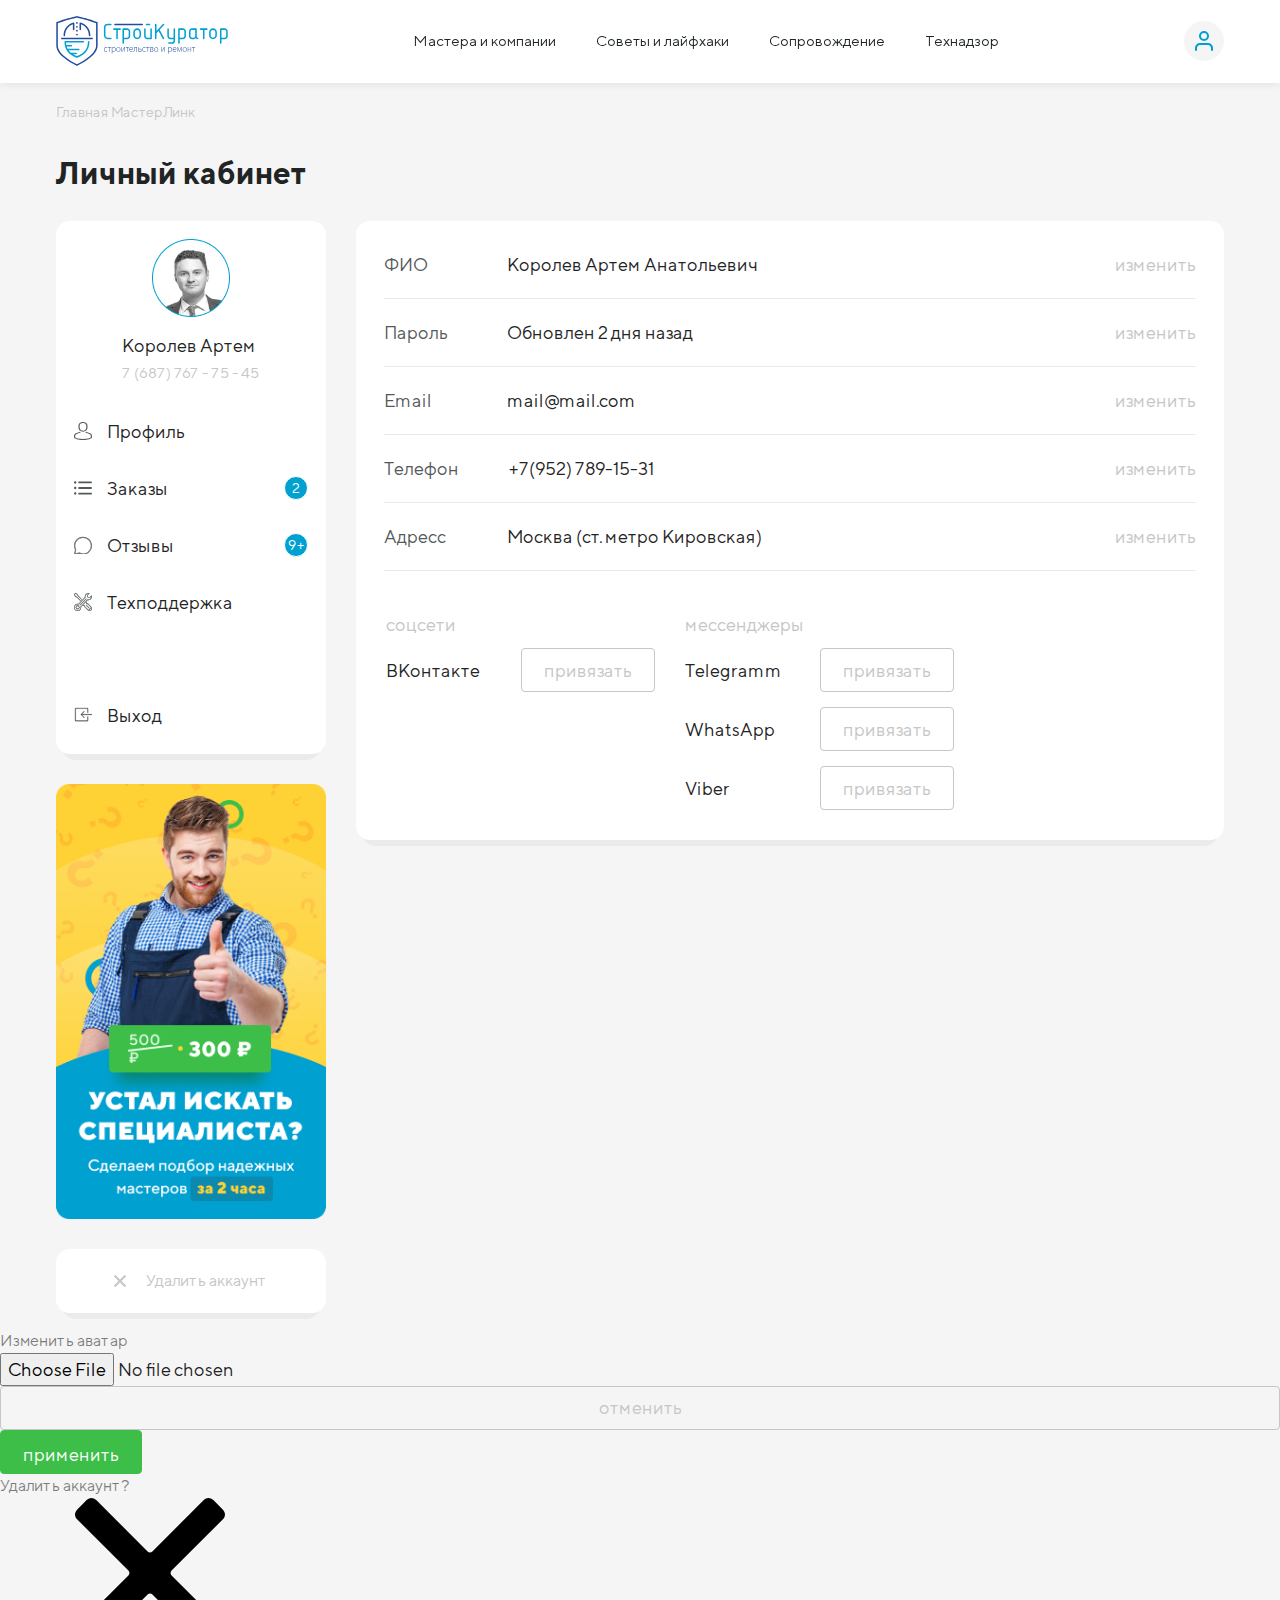
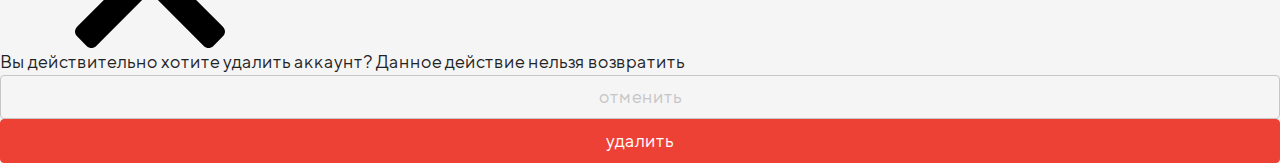
<file: index.html>
<!DOCTYPE html>
<html lang="ru">

<head>
  <meta charset="UTF-8">
  <meta http-equiv="X-UA-Compatible" content="IE=edge">
  <link rel="stylesheet" href="css/bootstrap.min.css">
  <link rel="stylesheet" href="css/style.css">
  <link rel="shortcut icon" href="img/i/favicon.svg" type="image/x-icon">
  <meta name="viewport" content="width=device-width, initial-scale=1.0">

  <title>Профиль</title>
</head>

<body>
  <!--?--для лучшего восприятия комментариев-->
  <!--*--плагин'Better Comments'(Aaron Bond)-->

  <!--!-----------0----HEADER----0------------->

  <header class="header">
    <div class="container-fluid">
      <div class="header__inner">

        <!--?-------------------------->
        <!--*from--320px--to--576px---->
        <!--?-------------------------->
        <div class="header__res320">
          <div class="header__l-side">
            <svg class="header__logo">
              <use xlink:href="img/i/sprite.svg#logo1"></use>
            </svg>
          </div>
          <div class="header__r-side">
            <!--todo--profile-btn-->
            <svg class="header__profile-btn">
              <use xlink:href="img/i/sprite.svg#b0-01-profile-menu"></use>
            </svg>
            <!--todo--burger-btn-->
            <svg class="header__burger-btn">
              <use xlink:href="img/i/sprite.svg#b0-02-burger-menu"></use>
            </svg>
            <!--todo--profile-bar-->
            <div class="profile-bar">
              <div class="profile profile_320">
                <div class="profile__user-info">
                  <!--<div class="profile__user-left-side">
                    <picture>
                      <source srcset="img/b0-header/clientLogo.png">
                      <img src="img/b0-header/clientLogo.png" alt="clientLogo">
                    </picture>
                  </div>-->
                  <div class="profile__user-right-side">
                    <div class="profile__user-name">Королев Артем</div>
                    <div class="profile__user-phone">7 (687) 767 - 75 - 45</div>
                  </div>
                </div>
                <nav class="profile__nav">
                  <ul class="profile__list">
                    <!--todo--Профиль-->
                    <li class="profile__item">
                      <a href="/index.html" class="profile__link">
                        <div class="profile__text-wrap">
                          <svg class="profile__logo">
                            <use xlink:href="img/i/sprite.svg#b1-11-icon-user"></use>
                          </svg>
                          <div class="profile__text">Профиль</div>
                        </div>
                      </a>
                    </li>
                    <!--todo--Заказы-->
                    <li class="profile__item profile__attention-wrap">
                      <a href="/order.html" class="profile__link">
                        <div class="profile__text-wrap">
                          <svg class="profile__logo">
                            <use xlink:href="img/i/sprite.svg#b1-12-icon-menu"></use>
                          </svg>
                          <div class="profile__text">Заказы</div>
                        </div>
                        <span class="profile__attention">2</span>
                      </a>
                    </li>
                    <!--todo--Отзывы-->
                    <li class="profile__item profile__attention-wrap">
                      <a href="/feedback.html" class="profile__link">
                        <div class="profile__text-wrap">
                          <svg class="profile__logo">
                            <use xlink:href="img/i/sprite.svg#b1-13-icon-message"></use>
                          </svg>
                          <div class="profile__text">Отзывы</div>
                        </div>
                        <span class="profile__attention">9+</span>
                      </a>
                    </li>
                    <!--todo--Техподдержка-->
                    <li class="profile__item">
                      <a href="#" class="profile__link">
                        <div class="profile__text-wrap">
                          <svg class="profile__logo">
                            <use xlink:href="img/i/sprite.svg#b1-14-icon-support"></use>
                          </svg>
                          <div class="profile__text">Техподдержка</div>
                        </div>
                      </a>
                    </li>
                  </ul>
                  <!--todo--выход-->
                  <div class="profile__item">
                    <a href="#" class="profile__link profile__exit">
                      <div class="profile__text-wrap">
                        <svg class="profile__logo">
                          <use xlink:href="img/i/sprite.svg#b1-15-icon-exit"></use>
                        </svg>
                        <div class="profile__text_exit profile__text">Выход</div>
                      </div>
                    </a>
                  </div>
                </nav>
              </div>
            </div>
            <div class="burger"></div>
          </div>
        </div>

        <!--?-------------------------->
        <!--*from--576px--to--992px---->
        <!--?-------------------------->
        <div class="header__res576">
          <svg class="header__burger-btn">
            <use xlink:href="img/i/sprite.svg#b0-02-burger-menu"></use>
          </svg>
          <svg class="header__logo">
            <use xlink:href="img/i/sprite.svg#logo2"></use>
          </svg>
          <div class="header__r-side">
            <svg class="header__profile-btn">
              <use xlink:href="img/i/sprite.svg#b0-01-profile-menu"></use>
            </svg>
            <!--todo--profile-bar-->
            <div class="profile-bar">
              <div class="profile profile_320">
                <div class="profile__user-info">
                  <!--<div class="profile__user-left-side">
                    <picture>
                      <source srcset="img/b0-header/clientLogo.png">
                      <img src="img/b0-header/clientLogo.png" alt="clientLogo">
                    </picture>
                  </div>-->
                  <div class="profile__user-right-side">
                    <div class="profile__user-name">Королев Артем</div>
                    <div class="profile__user-phone">7 (687) 767 - 75 - 45</div>
                  </div>
                </div>
                <nav class="profile__nav">
                  <ul class="profile__list">
                    <!--todo--Профиль-->
                    <li class="profile__item">
                      <a href="/index.html" class="profile__link">
                        <div class="profile__text-wrap">
                          <svg class="profile__logo">
                            <use xlink:href="img/i/sprite.svg#b1-11-icon-user"></use>
                          </svg>
                          <div class="profile__text">Профиль</div>
                        </div>
                      </a>
                    </li>
                    <!--todo--Заказы-->
                    <li class="profile__item profile__attention-wrap">
                      <a href="/order.html" class="profile__link">
                        <div class="profile__text-wrap">
                          <svg class="profile__logo">
                            <use xlink:href="img/i/sprite.svg#b1-12-icon-menu"></use>
                          </svg>
                          <div class="profile__text">Заказы</div>
                        </div>
                        <span class="profile__attention">2</span>
                      </a>
                    </li>
                    <!--todo--Отзывы-->
                    <li class="profile__item profile__attention-wrap">
                      <a href="/feedback.html" class="profile__link">
                        <div class="profile__text-wrap">
                          <svg class="profile__logo">
                            <use xlink:href="img/i/sprite.svg#b1-13-icon-message"></use>
                          </svg>
                          <div class="profile__text">Отзывы</div>
                        </div>
                        <span class="profile__attention">9+</span>
                      </a>
                    </li>
                    <!--todo--Техподдержка-->
                    <li class="profile__item">
                      <a href="#" class="profile__link">
                        <div class="profile__text-wrap">
                          <svg class="profile__logo">
                            <use xlink:href="img/i/sprite.svg#b1-14-icon-support"></use>
                          </svg>
                          <div class="profile__text">Техподдержка</div>
                        </div>
                      </a>
                    </li>
                  </ul>
                  <!--todo--выход-->
                  <div class="profile__item">
                    <a href="#" class="profile__link profile__exit">
                      <div class="profile__text-wrap">
                        <svg class="profile__logo">
                          <use xlink:href="img/i/sprite.svg#b1-15-icon-exit"></use>
                        </svg>
                        <div class="profile__text_exit profile__text">Выход</div>
                      </div>
                    </a>
                  </div>
                </nav>
              </div>
            </div>
          </div>
        </div>

        <!--?------------------------->
        <!--*from--992px--to--2kpx---->
        <!--?------------------------->
        <div class="header__res992">
          <svg class="header__logo">
            <use xlink:href="img/i/sprite.svg#logo2"></use>
          </svg>
          <nav class="header__nav">
            <ul class="header__nav-list">
              <li class="header__nav-item">
                <a href="" class="header__nav-link">Мастера и компании</a></li>
              <li class="header__nav-item">
                <a href="" class="header__nav-link">Советы и лайфхаки</a></li>
              <li class="header__nav-item">
                <a href="" class="header__nav-link">Сопровождение</a></li>
              <li class="header__nav-item">
                <a href="" class="header__nav-link">Технадзор</a></li>
            </ul>
          </nav>
          <svg class="header__profile-btn">
            <use xlink:href="img/i/sprite.svg#b0-01-profile-menu"></use>
          </svg>
          <!--todo--profile-bar-->
          <div class="profile-bar">
            <div class="profile profile_320">
              <div class="profile__user-info">
                <!--<div class="profile__user-left-side">
                  <picture>
                    <source srcset="img/b0-header/clientLogo.png">
                    <img src="img/b0-header/clientLogo.png" alt="clientLogo">
                  </picture>
                </div>-->
                <div class="profile__user-right-side">
                  <div class="profile__user-name">Королев Артем</div>
                  <div class="profile__user-phone">7 (687) 767 - 75 - 45</div>
                </div>
              </div>
              <nav class="profile__nav">
                <ul class="profile__list">
                  <!--todo--Профиль-->
                  <li class="profile__item">
                    <a href="/index.html" class="profile__link">
                      <div class="profile__text-wrap">
                        <svg class="profile__logo">
                          <use xlink:href="img/i/sprite.svg#b1-11-icon-user"></use>
                        </svg>
                        <div class="profile__text">Профиль</div>
                      </div>
                    </a>
                  </li>
                  <!--todo--Заказы-->
                  <li class="profile__item profile__attention-wrap">
                    <a href="/order.html" class="profile__link">
                      <div class="profile__text-wrap">
                        <svg class="profile__logo">
                          <use xlink:href="img/i/sprite.svg#b1-12-icon-menu"></use>
                        </svg>
                        <div class="profile__text">Заказы</div>
                      </div>
                      <span class="profile__attention">2</span>
                    </a>
                  </li>
                  <!--todo--Отзывы-->
                  <li class="profile__item profile__attention-wrap">
                    <a href="/feedback.html" class="profile__link">
                      <div class="profile__text-wrap">
                        <svg class="profile__logo">
                          <use xlink:href="img/i/sprite.svg#b1-13-icon-message"></use>
                        </svg>
                        <div class="profile__text">Отзывы</div>
                      </div>
                      <span class="profile__attention">9+</span>
                    </a>
                  </li>
                  <!--todo--Техподдержка-->
                  <li class="profile__item">
                    <a href="#" class="profile__link">
                      <div class="profile__text-wrap">
                        <svg class="profile__logo">
                          <use xlink:href="img/i/sprite.svg#b1-14-icon-support"></use>
                        </svg>
                        <div class="profile__text">Техподдержка</div>
                      </div>
                    </a>
                  </li>
                </ul>
                <!--todo--выход-->
                <div class="profile__item">
                  <a href="#" class="profile__link profile__exit">
                    <div class="profile__text-wrap">
                      <svg class="profile__logo">
                        <use xlink:href="img/i/sprite.svg#b1-15-icon-exit"></use>
                      </svg>
                      <div class="profile__text_exit profile__text">Выход</div>
                    </div>
                  </a>
                </div>
              </nav>
            </div>
          </div>
        </div>
      </div>
    </div>

  </header>

  <main>
    <!--!-----------1----HERO----1------------->

    <section class="hero" >
      <div class="container-fluid">
        <nav class="hero__nav-chain" style="display: inline-block;">
          <a href="#">Главная</a>
        </nav>
        <nav class="hero__nav-chain" style="display: inline-block;">
          <a href="master-home.html">МастерЛинк</a>
        </nav>
        <h1 class="title">Личный кабинет</h1>
        <div class="hero__inner row space-between">

          <div class="hero__left-side col-xs-12 col-sm-5 col-md-4 col-lg-3 mb-3">
            <!--todo--profile-bar-->
            <div class="profile block">
              <div class="profile__user-info">

                <!--*--modal-btn--(account-delete-УДАЛЕНИЕ-АККАУНТА)-->
                <div data-modal-button="user-avatar-edit" class="profile__user-left-side">
                  <picture class="profile__pic-edit pic-edit">
                    <svg class="pic-edit__icon">
                      <use xlink:href="img/i/sprite.svg#b0-04-pic-edit"></use>
                    </svg>
                    <source srcset="img/b0-header/clientLogo.png">
                    <img src="img/b0-header/clientLogo.png" alt="clientLogo">
                  </picture>
                </div>

                <div class="profile__user-right-side">
                  <div class="profile__user-name">Королев Артем</div>
                  <div class="profile__user-phone">7 (687) 767 - 75 - 45</div>
                </div>
              </div>
              <nav class="profile__nav">
                <ul class="profile__list">
                  <!--todo--Профиль-->
                  <li class="profile__item">
                    <a href="/index.html" class="profile__link">
                      <div class="profile__text-wrap">
                        <svg class="profile__logo">
                          <use xlink:href="img/i/sprite.svg#b1-11-icon-user"></use>
                        </svg>
                        <div class="profile__text text">Профиль</div>
                      </div>
                    </a>
                  </li>
                  <!--todo--Заказы-->
                  <li class="profile__item profile__attention-wrap">
                    <a href="/order.html" class="profile__link">
                      <div class="profile__text-wrap">
                        <svg class="profile__logo">
                          <use xlink:href="img/i/sprite.svg#b1-12-icon-menu"></use>
                        </svg>
                        <div class="profile__text text">Заказы</div>
                      </div>
                      <span class="profile__attention">2</span>
                    </a>
                  </li>
                  <!--todo--Отзывы-->
                  <li class="profile__item profile__attention-wrap">
                    <a href="/feedback.html" class="profile__link">
                      <div class="profile__text-wrap">
                        <svg class="profile__logo">
                          <use xlink:href="img/i/sprite.svg#b1-13-icon-message"></use>
                        </svg>
                        <div class="profile__text text">Отзывы</div>
                      </div>
                      <span class="profile__attention">9+</span>
                    </a>
                  </li>
                  <!--todo--Техподдержка-->
                  <li class="profile__item">
                    <a href="support.html" class="profile__link">
                      <div class="profile__text-wrap">
                        <svg class="profile__logo">
                          <use xlink:href="img/i/sprite.svg#b1-14-icon-support"></use>
                        </svg>
                        <div class="profile__text text">Техподдержка</div>
                      </div>
                    </a>
                  </li>
                </ul>
                <!--todo--выход-->
                <div class="profile__item">
                  <a href="#" class="profile__link profile__exit">
                    <div class="profile__text-wrap">
                      <svg class="profile__logo">
                        <use xlink:href="img/i/sprite.svg#b1-15-icon-exit"></use>
                      </svg>
                      <div class="profile__text profile__text_exit text">Выход</div>
                    </div>
                  </a>
                </div>
              </nav>
            </div>

             <!--todo--banner-->
            <div class="hero__banner-576">
              <a href="#" class="banner">
                <picture>
                  <source srcset="img/b01-banner/banner.png">
                  <img src="img/b01-banner/banner.png" alt="banner">
                </picture>
              </a>

              <!--*--modal-btn--(account-delete-УДАЛЕНИЕ-АККАУНТА)-->
              <div data-modal-button="account-delete" class="delete block">
                <svg class="delete__cross">
                  <use xlink:href="img/i/sprite.svg#b2-01-cross"></use>
                </svg>
                <div class="delete__text">Удалить аккаунт</div>
              </div>

            </div>
          </div>
          <div class="hero__right-side col">
            <div class="hero__bg-wrap">
              <ul class="hero__accordion">
                <!--todo--ФИО-->
                <li class="accordion">
                  <button class="accordion__trigger">изменить</button>
                  <div class="accordion__title">
                    <div class="accordion__head text">ФИО</div>
                    <div class="accordion__body text">Королев Артем Анатольевич</div>
                  </div>
                  <form action="#" class="accordion__content form-spoiler">
                    <div class="form-spoiler__inp-block">
                      <div class="form-spoiler__inp-item control">
                        <label class="control__label" for="inp-name-1">Имя</label>
                        <input class="control__input" id="inp-name-1" placeholder="Имя" required type="text">
                      </div>
                      <div class="form-spoiler__inp-item control">
                        <label class="control__label" for="inp-name-2">Отчество</label>
                        <input class="control__input" id="inp-name-2" placeholder="Отчество" type="text">
                      </div>
                      <div class="form-spoiler__inp-item control">
                        <label class="control__label" for="inp-name-3">Фамилия</label>
                        <input class="control__input" id="inp-name-3" placeholder="Фамилия" required type="text">
                      </div>
                    </div>
                    <button class="form-spoiler__butn butn butn_theme_success">применить</button>
                  </form>
                </li>
                <!--todo--Пароль-->
                <li class="accordion">
                  <button class="accordion__trigger">изменить</button>
                  <div class="accordion__title">
                    <div class="accordion__head text">Пароль</div>
                    <div class="accordion__body text">Обновлен 2 дня назад</div>
                  </div>
                  <form action="#" class="accordion__content form-spoiler">
                    <div class="form-spoiler__inp-block">
                      <div class="form-spoiler__inp-item control">
                        <label class="control__label" for="inp-pass-1">Старый пароль</label>
                        <div class="form-spoiler__icon-wrap" >
                          <input class="control__input" placeholder="Введите старый пароль" id="inp-pass-1" type="password">
                          <svg class="control__eye" >
                            <use xlink:href="img/i/sprite.svg#b1-01-password-eye"></use>
                          </svg>
                          <a href="" class="form-spoiler__forgot">забыли пароль?</a>
                        </div>
                      </div>
                      <div class="form-spoiler__inp-item control">
                        <label class="control__label" for="inp-pass-2">Новый пароль</label>
                        <div class="form-spoiler__icon-wrap">
                          <input class="control__input" placeholder="Введите новый пароль" id="inp-pass-2" type="password">
                          <svg class="control__eye" >
                            <use xlink:href="img/i/sprite.svg#b1-01-password-eye"></use>
                          </svg>
                        </div>
                      </div>
                      <div class="form-spoiler__inp-item control">
                        <label class="control__label" for="inp-pass-3">Повторите пароль</label>
                        <div class="form-spoiler__icon-wrap">
                          <input class="control__input" placeholder="Подтвердите пароль" id="inp-pass-3" type="password">
                          <svg class="control__eye" >
                            <use xlink:href="img/i/sprite.svg#b1-01-password-eye"></use>
                          </svg>
                        </div>
                      </div>
                    </div>
                     <button class="form-spoiler__butn butn butn_theme_success">применить</button>
                  </form>
                </li>
                <!--todo--EMAIL-->
                <li class="accordion">
                  <button class="accordion__trigger">изменить</button>
                  <div class="accordion__title">
                    <div class="accordion__head text">Email</div>
                    <div class="accordion__body text">mail@mail.com</div>
                  </div>
                  <form action="#" class="accordion__content form-spoiler">
                    <div class="form-spoiler__inp-block">
                      <div class="form-spoiler__inp-item control">
                        <label class="control__label" for="inp-email-1">Новый Email</label>
                        <input class="control__input" id="inp-email-1" placeholder="введите Email" type="text">
                      </div>
                      <div class="form-spoiler__inp-item control">
                        <label class="control__label" for="inp-email-2">Текущий пароль</label>
                        <div class="form-spoiler__icon-wrap" >
                          <input class="control__input" id="inp-email-2" placeholder="Введите текущий пароль" type="password">
                          <svg class="control__eye" >
                            <use xlink:href="img/i/sprite.svg#b1-01-password-eye"></use>
                          </svg>
                          <a href="" class="form-spoiler__forgot">забыли пароль?</a>
                        </div>
                      </div>
                    </div>
                    <button data-indents-margin-forgot-password class="form-spoiler__butn butn butn_theme_success">применить</button>
                  </form>
                </li>
                <!--todo--Телефон-->
                <li class="accordion">
                  <button class="accordion__trigger">изменить</button>
                  <div class="accordion__title">
                    <div class="accordion__head text">Телефон</div>
                    <div class="accordion__body text">+7(952) 789-15-31</div>
                  </div>
                  <form action="#" class="accordion__content form-spoiler">

                    <div class="form-spoiler__inp-block">
                      <input type="checkbox" id="registrationform-hide_phone" class="sk-checkbox" name="RegistrationForm[hide_phone]" value="1" aria-invalid="false">
                      <label for="registrationform-hide_phone" class="text">Скрывать контакты</label>
                      <div class="form-spoiler__inp-item control">
                        <label class="control__label" for="inp-phone-1">Новый телефон</label>
                        <input class="control__input" id="inp-phone-1" placeholder="+7 (000) 000 - 00 - 00" type="text">
                      </div>
                      <div class="form-spoiler__inp-item control">
                        <label class="control__label">Введите код из SMS</label>
                        <div class="form-spoiler__icon-wrap_code" data-flex-space-between>
                          <input
                            data-indents-margin-right
                            class="control__input control__input_code"
                            placeholder="Код SMS"
                            type="text">
                            <button class="form-spoiler__butn butn butn_theme_success">применить</button>
                        </div>
                        <a href="" class="form-spoiler__forgot">отправить код повторно</a>
                      </div>
                    </div>
                  </form>
                </li>
                <!--todo--Адрес-->
                <li class="accordion">
                  <button class="accordion__trigger">изменить</button>
                  <div class="accordion__title">
                    <div class="accordion__head text">Адресс</div>
                    <div class="accordion__body text">Москва (ст. метро Кировская)</div>
                  </div>
                  <form action="#" class="accordion__content form-spoiler">
                    <div class="form-spoiler__inp-block">
                      <div class="form-spoiler__inp-item control form-spoiler__address-block">
                        <label class="control__label" for="inp-address-1">Регион и город</label>
                        <div class="form-spoiler__icon-wrap" >
                          <input class="control__input" id="inp-address-1" placeholder="Введите название города" type="text" autocomplete="on">
                          <svg class="control__zoom" >
                            <use xlink:href="img/i/sprite.svg#b1-02-zoom"></use>
                          </svg>
                        </div>
                      </div>
                    </div>
                     <button class="form-spoiler__butn butn butn_theme_success">применить</button>
                  </form>
                </li>
              </ul>
              <!--?---------->
              <!--!--bridge-->
              <div class="hero__bridge bridge">
                <div class="bridge__media-block bridge__social-media">
                  <div class="bridge__media-head">соцсети</div>
                  <ul class="bridge__media-list">
                    <li class="bridge__media-item">
                      <div class="bridge__media-name text">ВКонтакте</div>
                      <a href="#" class="bridge__media-link butn butn_theme_empty">привязать</a>
                    </li>
                  </ul>
                </div>
                <div class="bridge__media-block bridge__messenger">
                  <div class="bridge__media-head">мессенджеры</div>
                  <ul class="bridge__media-list">
                    <li class="bridge__media-item">
                      <div class="bridge__media-name text">Telegramm</div>
                      <a href="#" class="bridge__media-link butn butn_theme_empty">привязать</a>
                    </li>
                    <li class="bridge__media-item">
                      <div class="bridge__media-name text">WhatsApp</div>
                      <a href="#" class="bridge__media-link butn butn_theme_empty">привязать</a>
                    </li>
                    <li class="bridge__media-item">
                      <div class="bridge__media-name text">Viber</div>
                      <a href="#" class="bridge__media-link butn butn_theme_empty">привязать</a>
                    </li>
                  </ul>
                </div>
              </div>
            </div>
          </div>
        </div>
      </div>
    </section>

    <!--*--modal-card--(avatarEdit)-->
    <div id="user-avatar-edit" data-modal class="hidden fade-block" >
      <div class="modal-card">
        <div class="modal-card__window">
          <div class="modal-card__header text-black-50">Изменить аватар</div>
          <form class="modal-card__body text" enctype="multipart/form-data" method="post">
            <input type="file" name="user-avatar-edit">
            <div class="modal-card__footer">
              <div data-modal-close class="modal-card__cancel butn butn_theme_empty">отменить</div>
              <input type="submit" value="применить" class="modal-card__success butn butn_theme_success">
            </div>
          </form>
        </div>
      </div>
    </div>

    <!--*--modal-card--(account-delete-УДАЛЕНИЕ-АККАУНТА)-->
    <div id="account-delete" data-modal class="hidden fade-block" >
      <div class="modal-card">
        <div class="modal-card__window">
          <div class="modal-card__header">
            <div class="text-black-50">Удалить аккаунт?</div>
            <a href="/order.html" class="modal-card__delete">
              <svg class="modal-card__cross">
                <use xlink:href="img/i/sprite.svg#b2-01-cross"></use>
              </svg>
            </a>
          </div>
          <div class="modal-card__body text">
            <span>Вы действительно хотите удалить аккаунт?</span>
            <span>Данное действие нельзя возвратить</span>
          </div>
          <div class="modal-card__footer_description">
            <div data-modal-close class="modal-card__cancel butn butn_theme_empty">отменить</div>
            <a href="/order.html" class="modal-card__delete butn butn_theme_red">удалить</a>
          </div>
        </div>
      </div>
    </div>

    <!--!-----------2----ADDITIONAL----2-----320px----->

    <section class="additional">
      <div class="container-fluid">
        <div class="additional__inner">
          <a href="#" class="additional__banner banner">
            <picture>
              <source srcset="img/b01-banner/banner.png">
              <img src="img/b01-banner/banner.png" alt="banner">
            </picture>
          </a>
          <!--*--modal-btn--(account-delete-УДАЛЕНИЕ-АККАУНТА)-->
          <div data-modal-button="account-delete" class="delete block">
            <svg class="delete__cross">
              <use xlink:href="img/i/sprite.svg#b2-01-cross"></use>
            </svg>
            <div class="delete__text">Удалить аккаунт</div>
          </div>
        </div>
      </div>
    </section>

  </main>



  <!--!-----------00----FOOTER----00------------->

  <footer class="footer">
    <div class="container-fluid">
      <div class="footer__inner">

      </div>
    </div>
  </footer>

  <script src="js/script.js"></script>

</body>

</html>
</file>
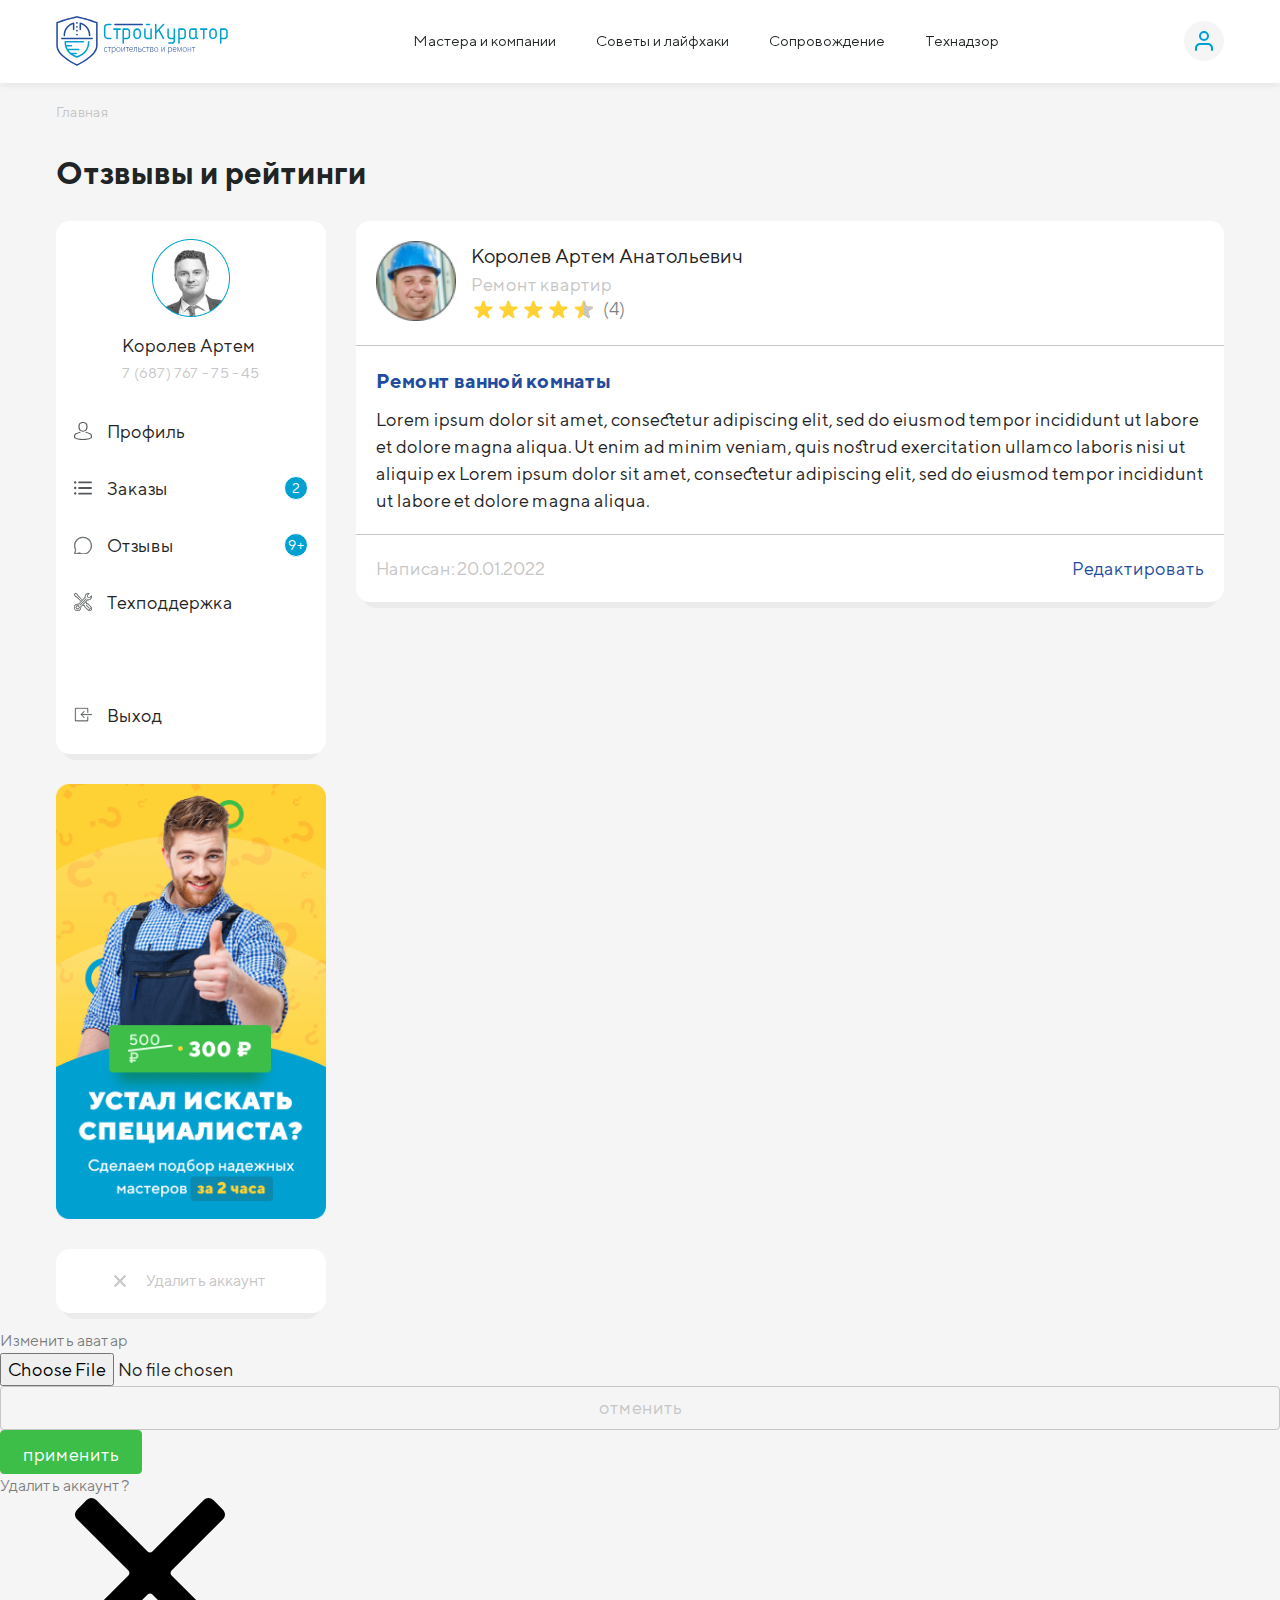
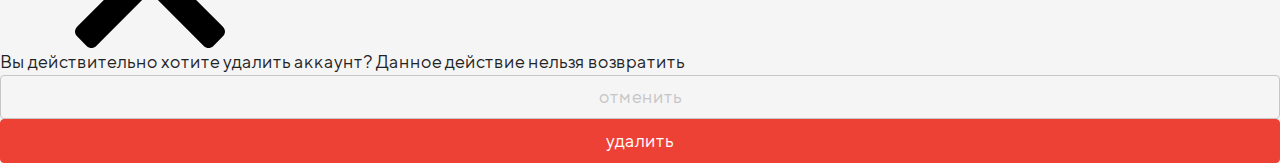
<file: feedback.html>
<!DOCTYPE html>
<html lang="ru">

<head>
  <meta charset="UTF-8">
  <meta http-equiv="X-UA-Compatible" content="IE=edge">
  <link rel="stylesheet" href="css/bootstrap.min.css">
  <link rel="stylesheet" href="css/style.css">
  <link rel="shortcut icon" href="img/i/favicon.svg" type="image/x-icon">
  <meta name="viewport" content="width=device-width, initial-scale=1.0">

  <title>Отзывы</title>
</head>

<body>
  <!--?--для лучшего восприятия комментариев-->
  <!--*--плагин'Better Comments'(Aaron Bond)-->

  <!--!-----------0----HEADER----0------------->

  <header class="header">
    <div class="container-fluid">
      <div class="header__inner">

        <!--?-------------------------->
        <!--*from--320px--to--576px---->
        <!--?-------------------------->
        <div class="header__res320">
          <div class="header__l-side">
            <svg class="header__logo">
              <use xlink:href="img/i/sprite.svg#logo1"></use>
            </svg>
          </div>
          <div class="header__r-side">
            <!--todo--profile-btn-->
            <svg class="header__profile-btn">
              <use xlink:href="img/i/sprite.svg#b0-01-profile-menu"></use>
            </svg>
            <!--todo--burger-btn-->
            <svg class="header__burger-btn">
              <use xlink:href="img/i/sprite.svg#b0-02-burger-menu"></use>
            </svg>
            <!--todo--profile-bar-->
            <div class="profile-bar">
              <div class="profile profile_320">
                <div class="profile__user-info">
                  <!--<div class="profile__user-left-side">
                    <picture>
                      <source srcset="img/b0-header/clientLogo.png">
                      <img src="img/b0-header/clientLogo.png" alt="clientLogo">
                    </picture>
                  </div>-->
                  <div class="profile__user-right-side">
                    <div class="profile__user-name">Королев Артем</div>
                    <div class="profile__user-phone">7 (687) 767 - 75 - 45</div>
                  </div>
                </div>
                <nav class="profile__nav">
                  <ul class="profile__list">
                    <!--todo--Профиль-->
                    <li class="profile__item">
                      <a href="/index.html" class="profile__link">
                        <div class="profile__text-wrap">
                          <svg class="profile__logo">
                            <use xlink:href="img/i/sprite.svg#b1-11-icon-user"></use>
                          </svg>
                          <div class="profile__text">Профиль</div>
                        </div>
                      </a>
                    </li>
                    <!--todo--Заказы-->
                    <li class="profile__item profile__attention-wrap">
                      <a href="/order.html" class="profile__link">
                        <div class="profile__text-wrap">
                          <svg class="profile__logo">
                            <use xlink:href="img/i/sprite.svg#b1-12-icon-menu"></use>
                          </svg>
                          <div class="profile__text">Заказы</div>
                        </div>
                        <span class="profile__attention">2</span>
                      </a>
                    </li>
                    <!--todo--Отзывы-->
                    <li class="profile__item profile__attention-wrap">
                      <a href="/feedback.html" class="profile__link">
                        <div class="profile__text-wrap">
                          <svg class="profile__logo">
                            <use xlink:href="img/i/sprite.svg#b1-13-icon-message"></use>
                          </svg>
                          <div class="profile__text">Отзывы</div>
                        </div>
                        <span class="profile__attention">9+</span>
                      </a>
                    </li>
                    <!--todo--Техподдержка-->
                    <li class="profile__item">
                      <a href="#" class="profile__link">
                        <div class="profile__text-wrap">
                          <svg class="profile__logo">
                            <use xlink:href="img/i/sprite.svg#b1-14-icon-support"></use>
                          </svg>
                          <div class="profile__text">Техподдержка</div>
                        </div>
                      </a>
                    </li>
                  </ul>
                  <!--todo--выход-->
                  <div class="profile__item">
                    <a href="#" class="profile__link profile__exit">
                      <div class="profile__text-wrap">
                        <svg class="profile__logo">
                          <use xlink:href="img/i/sprite.svg#b1-15-icon-exit"></use>
                        </svg>
                        <div class="profile__text_exit profile__text">Выход</div>
                      </div>
                    </a>
                  </div>
                </nav>
              </div>
            </div>
            <div class="burger"></div>
          </div>
        </div>

        <!--?-------------------------->
        <!--*from--576px--to--992px---->
        <!--?-------------------------->
        <div class="header__res576">
          <svg class="header__burger-btn">
            <use xlink:href="img/i/sprite.svg#b0-02-burger-menu"></use>
          </svg>
          <svg class="header__logo">
            <use xlink:href="img/i/sprite.svg#logo2"></use>
          </svg>
          <div class="header__r-side">
            <svg class="header__profile-btn">
              <use xlink:href="img/i/sprite.svg#b0-01-profile-menu"></use>
            </svg>
            <!--todo--profile-bar-->
            <div class="profile-bar">
              <div class="profile profile_320">
                <div class="profile__user-info">
                  <!--<div class="profile__user-left-side">
                    <picture>
                      <source srcset="img/b0-header/clientLogo.png">
                      <img src="img/b0-header/clientLogo.png" alt="clientLogo">
                    </picture>
                  </div>-->
                  <div class="profile__user-right-side">
                    <div class="profile__user-name">Королев Артем</div>
                    <div class="profile__user-phone">7 (687) 767 - 75 - 45</div>
                  </div>
                </div>
                <nav class="profile__nav">
                  <ul class="profile__list">
                    <!--todo--Профиль-->
                    <li class="profile__item">
                      <a href="/index.html" class="profile__link">
                        <div class="profile__text-wrap">
                          <svg class="profile__logo">
                            <use xlink:href="img/i/sprite.svg#b1-11-icon-user"></use>
                          </svg>
                          <div class="profile__text">Профиль</div>
                        </div>
                      </a>
                    </li>
                    <!--todo--Заказы-->
                    <li class="profile__item profile__attention-wrap">
                      <a href="/order.html" class="profile__link">
                        <div class="profile__text-wrap">
                          <svg class="profile__logo">
                            <use xlink:href="img/i/sprite.svg#b1-12-icon-menu"></use>
                          </svg>
                          <div class="profile__text">Заказы</div>
                        </div>
                        <span class="profile__attention">2</span>
                      </a>
                    </li>
                    <!--todo--Отзывы-->
                    <li class="profile__item profile__attention-wrap">
                      <a href="/feedback.html" class="profile__link">
                        <div class="profile__text-wrap">
                          <svg class="profile__logo">
                            <use xlink:href="img/i/sprite.svg#b1-13-icon-message"></use>
                          </svg>
                          <div class="profile__text">Отзывы</div>
                        </div>
                        <span class="profile__attention">9+</span>
                      </a>
                    </li>
                    <!--todo--Техподдержка-->
                    <li class="profile__item">
                      <a href="#" class="profile__link">
                        <div class="profile__text-wrap">
                          <svg class="profile__logo">
                            <use xlink:href="img/i/sprite.svg#b1-14-icon-support"></use>
                          </svg>
                          <div class="profile__text">Техподдержка</div>
                        </div>
                      </a>
                    </li>
                  </ul>
                  <!--todo--выход-->
                  <div class="profile__item">
                    <a href="#" class="profile__link profile__exit">
                      <div class="profile__text-wrap">
                        <svg class="profile__logo">
                          <use xlink:href="img/i/sprite.svg#b1-15-icon-exit"></use>
                        </svg>
                        <div class="profile__text_exit profile__text">Выход</div>
                      </div>
                    </a>
                  </div>
                </nav>
              </div>
            </div>
          </div>
        </div>

        <!--?------------------------->
        <!--*from--992px--to--2kpx---->
        <!--?------------------------->
        <div class="header__res992">
          <svg class="header__logo">
            <use xlink:href="img/i/sprite.svg#logo2"></use>
          </svg>
          <nav class="header__nav">
            <ul class="header__nav-list">
              <li class="header__nav-item">
                <a href="" class="header__nav-link">Мастера и компании</a></li>
              <li class="header__nav-item">
                <a href="" class="header__nav-link">Советы и лайфхаки</a></li>
              <li class="header__nav-item">
                <a href="" class="header__nav-link">Сопровождение</a></li>
              <li class="header__nav-item">
                <a href="" class="header__nav-link">Технадзор</a></li>
            </ul>
          </nav>
          <svg class="header__profile-btn">
            <use xlink:href="img/i/sprite.svg#b0-01-profile-menu"></use>
          </svg>
          <!--todo--profile-bar-->
          <div class="profile-bar">
            <div class="profile profile_320">
              <div class="profile__user-info">
                <!--<div class="profile__user-left-side">
                  <picture>
                    <source srcset="img/b0-header/clientLogo.png">
                    <img src="img/b0-header/clientLogo.png" alt="clientLogo">
                  </picture>
                </div>-->
                <div class="profile__user-right-side">
                  <div class="profile__user-name">Королев Артем</div>
                  <div class="profile__user-phone">7 (687) 767 - 75 - 45</div>
                </div>
              </div>
              <nav class="profile__nav">
                <ul class="profile__list">
                  <!--todo--Профиль-->
                  <li class="profile__item">
                    <a href="/index.html" class="profile__link">
                      <div class="profile__text-wrap">
                        <svg class="profile__logo">
                          <use xlink:href="img/i/sprite.svg#b1-11-icon-user"></use>
                        </svg>
                        <div class="profile__text">Профиль</div>
                      </div>
                    </a>
                  </li>
                  <!--todo--Заказы-->
                  <li class="profile__item profile__attention-wrap">
                    <a href="/order.html" class="profile__link">
                      <div class="profile__text-wrap">
                        <svg class="profile__logo">
                          <use xlink:href="img/i/sprite.svg#b1-12-icon-menu"></use>
                        </svg>
                        <div class="profile__text">Заказы</div>
                      </div>
                      <span class="profile__attention">2</span>
                    </a>
                  </li>
                  <!--todo--Отзывы-->
                  <li class="profile__item profile__attention-wrap">
                    <a href="/feedback.html" class="profile__link">
                      <div class="profile__text-wrap">
                        <svg class="profile__logo">
                          <use xlink:href="img/i/sprite.svg#b1-13-icon-message"></use>
                        </svg>
                        <div class="profile__text">Отзывы</div>
                      </div>
                      <span class="profile__attention">9+</span>
                    </a>
                  </li>
                  <!--todo--Техподдержка-->
                  <li class="profile__item">
                    <a href="#" class="profile__link">
                      <div class="profile__text-wrap">
                        <svg class="profile__logo">
                          <use xlink:href="img/i/sprite.svg#b1-14-icon-support"></use>
                        </svg>
                        <div class="profile__text">Техподдержка</div>
                      </div>
                    </a>
                  </li>
                </ul>
                <!--todo--выход-->
                <div class="profile__item">
                  <a href="#" class="profile__link profile__exit">
                    <div class="profile__text-wrap">
                      <svg class="profile__logo">
                        <use xlink:href="img/i/sprite.svg#b1-15-icon-exit"></use>
                      </svg>
                      <div class="profile__text_exit profile__text">Выход</div>
                    </div>
                  </a>
                </div>
              </nav>
            </div>
          </div>
        </div>
      </div>
    </div>

  </header>

  <main>
    <!--!-----------1----HERO----1------------->

    <section class="hero" >
      <div class="container-fluid">
        <nav class="hero__nav-chain">
          <a href="#">Главная</a>
        </nav>
        <h1 class="title">Отзвывы и рейтинги</h1>
        <div class="hero__inner row">

          <div class="hero__left-side col-xs-12 col-sm-5 col-md-4 col-lg-3 mb-3">
            <!--todo--profile-bar-->
            <div class="profile block">
              <div class="profile__user-info">

                <!--*--modal-btn-->
                <div data-modal-button="user-avatar-edit" class="profile__user-left-side">
                  <picture class="profile__pic-edit pic-edit">
                    <svg class="pic-edit__icon">
                      <use xlink:href="img/i/sprite.svg#b0-04-pic-edit"></use>
                    </svg>
                    <source srcset="img/b0-header/clientLogo.png">
                    <img src="img/b0-header/clientLogo.png" alt="clientLogo">
                  </picture>
                </div>

                <div class="profile__user-right-side">
                  <div class="profile__user-name">Королев Артем</div>
                  <div class="profile__user-phone">7 (687) 767 - 75 - 45</div>
                </div>
              </div>
              <nav class="profile__nav">
                <ul class="profile__list">
                  <!--todo--Профиль-->
                  <li class="profile__item">
                    <a href="/index.html" class="profile__link">
                      <div class="profile__text-wrap">
                        <svg class="profile__logo">
                          <use xlink:href="img/i/sprite.svg#b1-11-icon-user"></use>
                        </svg>
                        <div class="profile__text text">Профиль</div>
                      </div>
                    </a>
                  </li>
                  <!--todo--Заказы-->
                  <li class="profile__item profile__attention-wrap">
                    <a href="/order.html" class="profile__link">
                      <div class="profile__text-wrap">
                        <svg class="profile__logo">
                          <use xlink:href="img/i/sprite.svg#b1-12-icon-menu"></use>
                        </svg>
                        <div class="profile__text text">Заказы</div>
                      </div>
                      <span class="profile__attention">2</span>
                    </a>
                  </li>
                  <!--todo--Отзывы-->
                  <li class="profile__item profile__attention-wrap">
                    <a href="/feedback.html" class="profile__link">
                      <div class="profile__text-wrap">
                        <svg class="profile__logo">
                          <use xlink:href="img/i/sprite.svg#b1-13-icon-message"></use>
                        </svg>
                        <div class="profile__text text">Отзывы</div>
                      </div>
                      <span class="profile__attention">9+</span>
                    </a>
                  </li>
                  <!--todo--Техподдержка-->
                  <li class="profile__item">
                    <a href="support.html" class="profile__link">
                      <div class="profile__text-wrap">
                        <svg class="profile__logo">
                          <use xlink:href="img/i/sprite.svg#b1-14-icon-support"></use>
                        </svg>
                        <div class="profile__text text">Техподдержка</div>
                      </div>
                    </a>
                  </li>
                </ul>
                <!--todo--выход-->
                <div class="profile__item">
                  <a href="#" class="profile__link profile__exit">
                    <div class="profile__text-wrap">
                      <svg class="profile__logo">
                        <use xlink:href="img/i/sprite.svg#b1-15-icon-exit"></use>
                      </svg>
                      <div class="profile__text profile__text_exit text">Выход</div>
                    </div>
                  </a>
                </div>
              </nav>
            </div>

             <!--todo--banner-->
            <div class="hero__banner-576">
              <a href="#" class="banner">
                <picture>
                  <source srcset="img/b01-banner/banner.png">
                  <img src="img/b01-banner/banner.png" alt="banner">
                </picture>
              </a>

              <!--*--modal-btn--(account-delete-УДАЛЕНИЕ-АККАУНТА)-->
              <div data-modal-button="account-delete" class="delete block">
                <svg class="delete__cross">
                  <use xlink:href="img/i/sprite.svg#b2-01-cross"></use>
                </svg>
                <div class="delete__text">Удалить аккаунт</div>
              </div>

            </div>
          </div>
          <div class="hero__right-side col">

            <ul class="hero__feedback-card">
              <li class="feedback-card block">

                <!--todo--header-->
                <div class="card-user-info">
                  <picture class="card-user-info__avatar">
                    <source srcset="img/b1-hero/performerLogo.png">
                    <img src="img/b1-hero/performerLogo.png" alt="performerLogo">
                  </picture>
                  <div class="card-user-info__body">
                    <div class="card-user-info__title">Королев Артем Анатольевич</div>
                    <div class="text text_theme_empty card-user-info__subtitle">Ремонт квартир</div>
                    <span class="card-user-info__star-list">
                      <svg class="card-user-info__star-item">
                        <use xlink:href="img/i/sprite.svg#p3-b1-01-star"></use>
                      </svg>
                      <svg class="card-user-info__star-item">
                        <use xlink:href="img/i/sprite.svg#p3-b1-01-star"></use>
                      </svg>
                      <svg class="card-user-info__star-item">
                        <use xlink:href="img/i/sprite.svg#p3-b1-01-star"></use>
                      </svg>
                      <svg class="card-user-info__star-item">
                        <use xlink:href="img/i/sprite.svg#p3-b1-01-star"></use>
                      </svg>
                      <svg class="card-user-info__star-item">
                        <use xlink:href="img/i/sprite.svg#p3-b1-02-half-star"></use>
                      </svg>
                      <div class="text-black-50 card-user-info__star-number">(4)</div>
                    </span>
                  </div>
                </div>
                <!--todo--body-->
                <div class="feedback-card__body">
                  <div class="text_theme_head">Ремонт ванной комнаты</div>
                  <div class="text">Lorem ipsum dolor sit amet, consectetur adipiscing elit, sed do eiusmod tempor incididunt ut labore et dolore magna aliqua. Ut enim ad minim veniam, quis nostrud exercitation ullamco laboris nisi ut aliquip ex Lorem ipsum dolor sit amet, consectetur adipiscing elit, sed do eiusmod tempor incididunt ut labore et dolore magna aliqua. </div>
                </div>
                <!--todo--footer-->
                <div class="feedback-card__footer">
                  <div class="text text_theme_empty">Написан: 20.01.2022</div>
                  <span class="feedback-card__edit text text_theme_blue">Редактировать</span>
                </div>
              </li>
            </ul>

          </div>
        </div>
      </div>
    </section>

    <!--*--modal-card--(avatarEdit)-->
    <div id="user-avatar-edit" data-modal class="hidden fade-block" >
      <div class="modal-card">
        <div class="modal-card__window">
          <div class="modal-card__header text-black-50">Изменить аватар</div>
          <form class="modal-card__body text" enctype="multipart/form-data" method="post">
            <input type="file" name="user-avatar-edit">
            <div class="modal-card__footer">
              <div data-modal-close class="modal-card__cancel butn butn_theme_empty">отменить</div>
              <input type="submit" value="применить" class="modal-card__success butn butn_theme_success">
            </div>
          </form>
        </div>
      </div>
    </div>

    <!--*--modal-card--(account-delete-УДАЛЕНИЕ-АККАУНТА)-->
    <div id="account-delete" data-modal class="hidden fade-block" >
      <div class="modal-card">
        <div class="modal-card__window">
          <div class="modal-card__header">
            <div class="text-black-50">Удалить аккаунт?</div>
            <a href="/order.html" class="modal-card__delete">
              <svg class="modal-card__cross">
                <use xlink:href="img/i/sprite.svg#b2-01-cross"></use>
              </svg>
            </a>
          </div>
          <div class="modal-card__body text">
            <span>Вы действительно хотите удалить аккаунт?</span>
            <span>Данное действие нельзя возвратить</span>
          </div>
          <div class="modal-card__footer_description">
            <div data-modal-close class="modal-card__cancel butn butn_theme_empty">отменить</div>
            <a href="/order.html" class="modal-card__delete butn butn_theme_red">удалить</a>
          </div>
        </div>
      </div>
    </div>

    <!--!-----------2----ADDITIONAL----2-----320px----->

    <section class="additional">
      <div class="container-fluid">
        <div class="additional__inner">
          <a href="#" class="additional__banner banner">
            <picture>
              <source srcset="img/b01-banner/banner.png">
              <img src="img/b01-banner/banner.png" alt="banner">
            </picture>
          </a>
          <!--*--modal-btn--(account-delete-УДАЛЕНИЕ-АККАУНТА)-->
          <div data-modal-button="account-delete" class="delete block">
            <svg class="delete__cross">
              <use xlink:href="img/i/sprite.svg#b2-01-cross"></use>
            </svg>
            <div class="delete__text">Удалить аккаунт</div>
          </div>
        </div>
      </div>
    </section>
  </main>

  <!--!-----------00----FOOTER----00------------->

  <footer class="footer">
    <div class="container-fluid">
      <div class="footer__inner">

      </div>
    </div>
  </footer>

  <script src="js/script.js"></script>

</body>

</html>
</file>
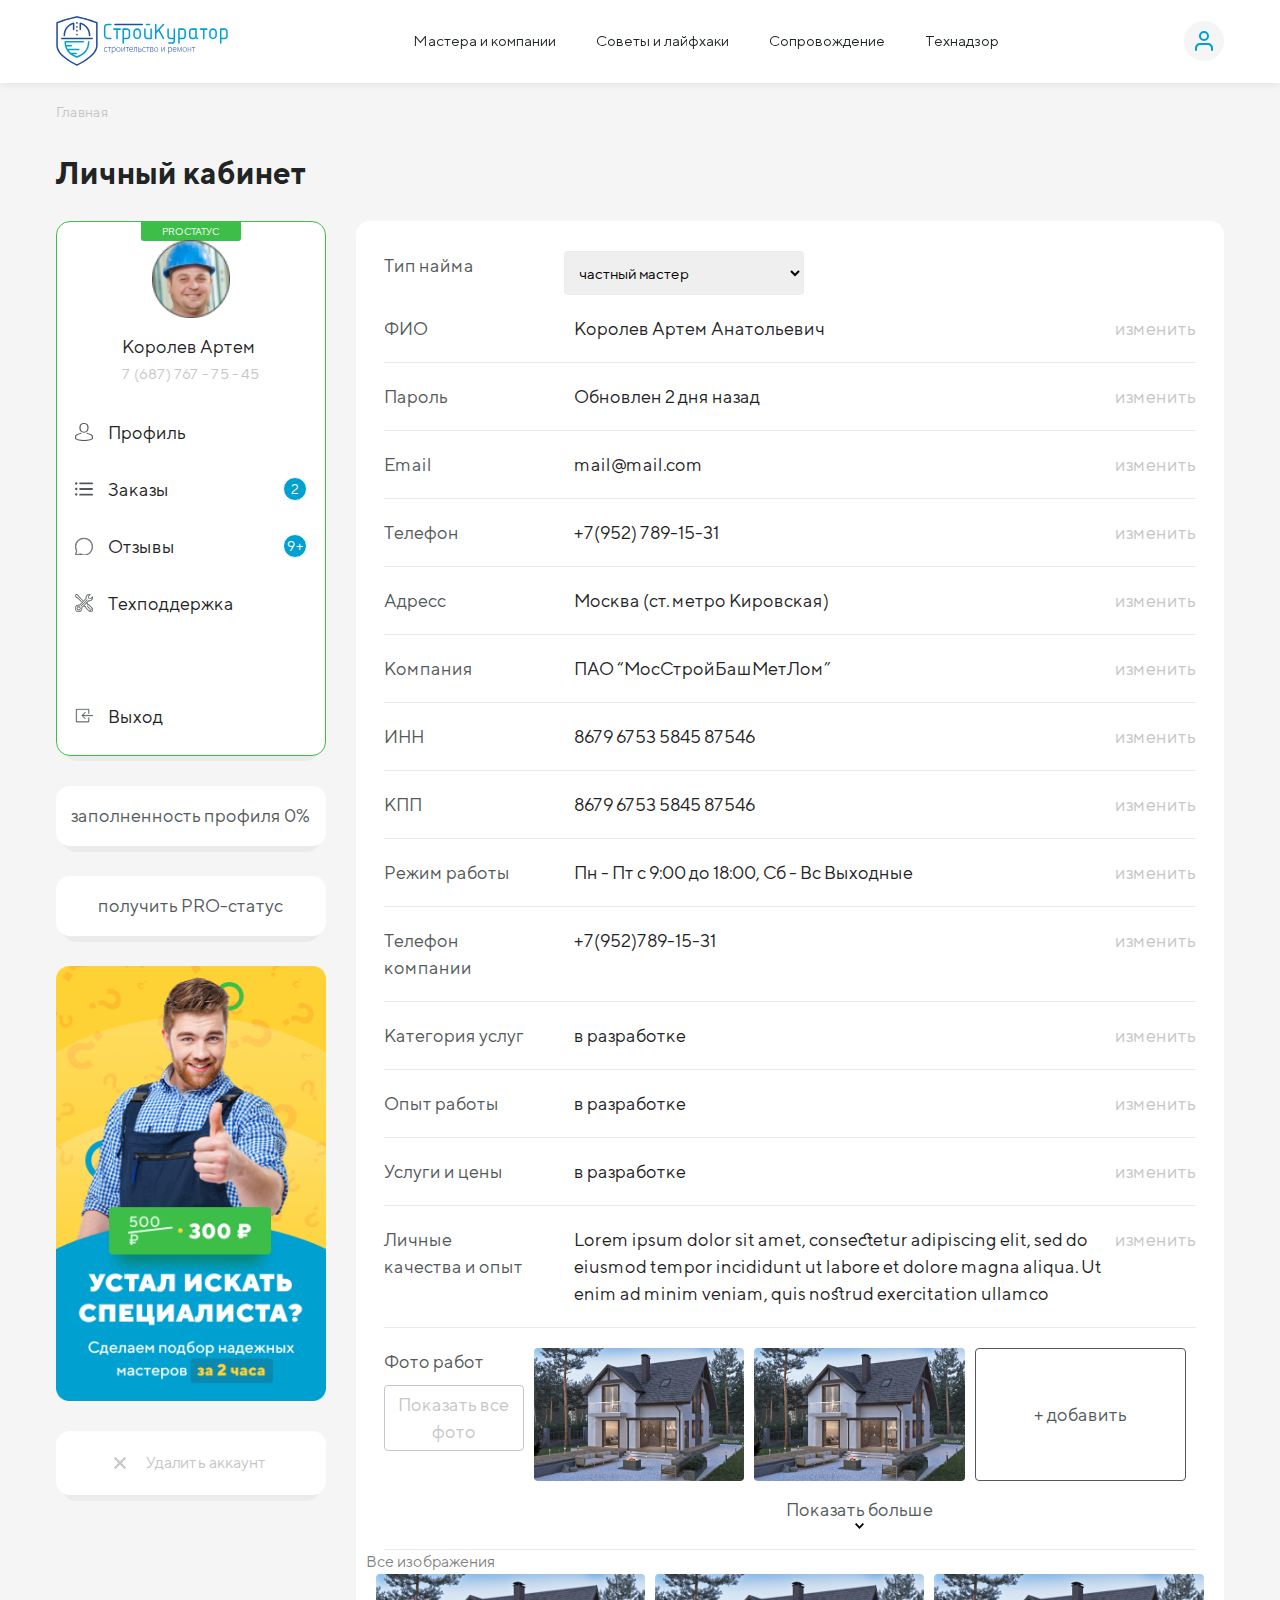
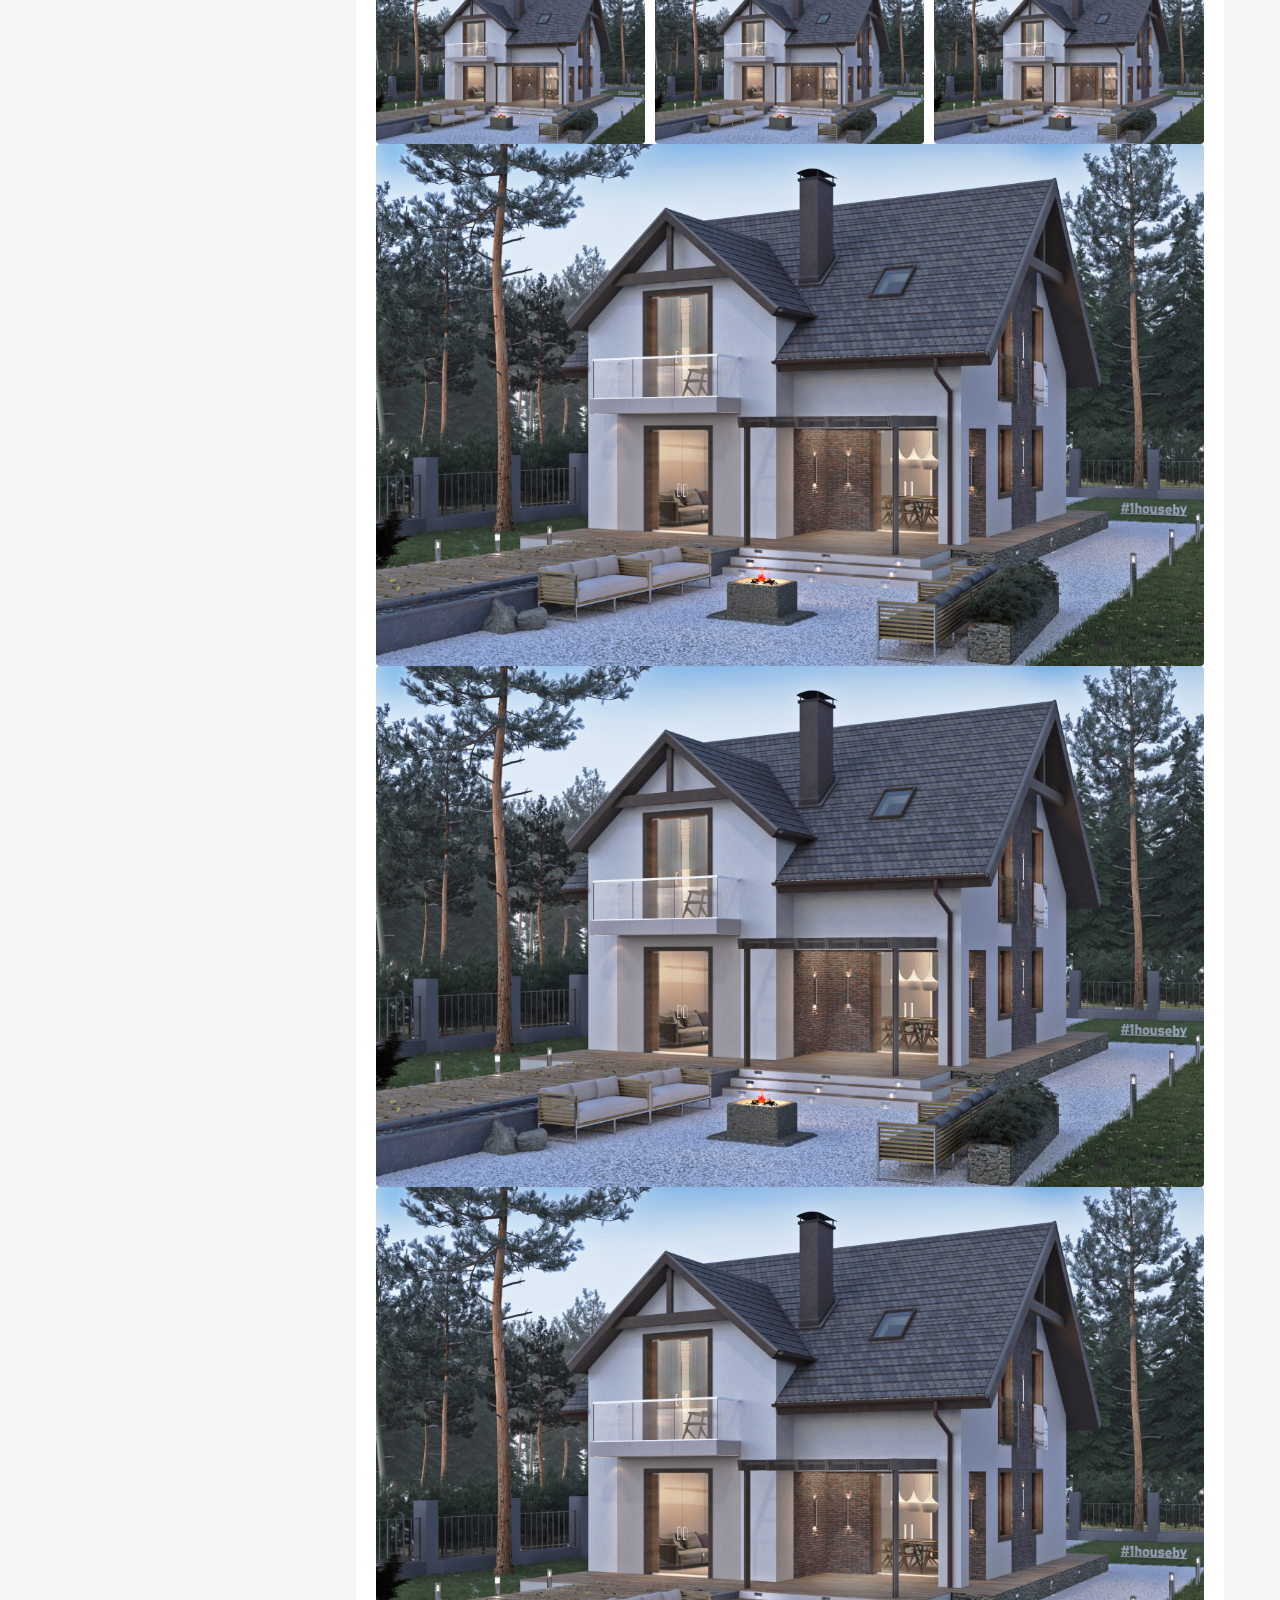
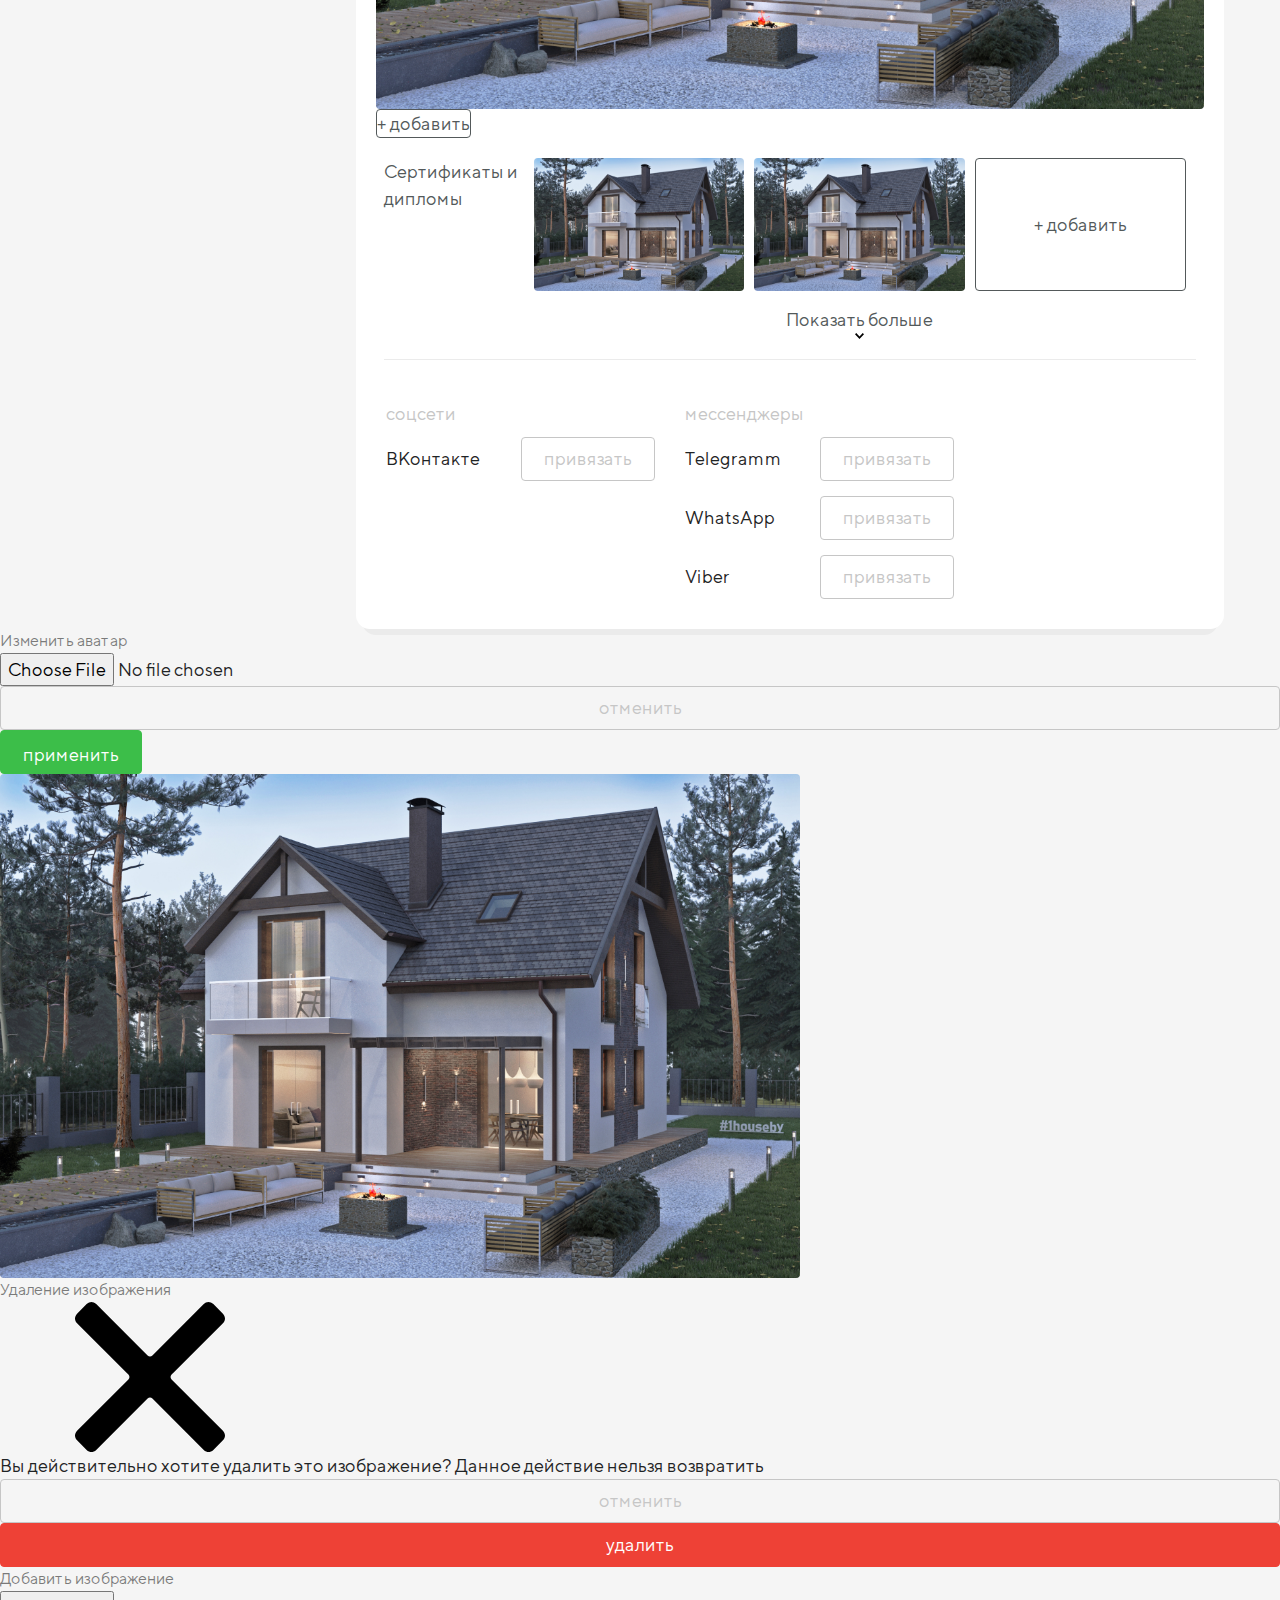
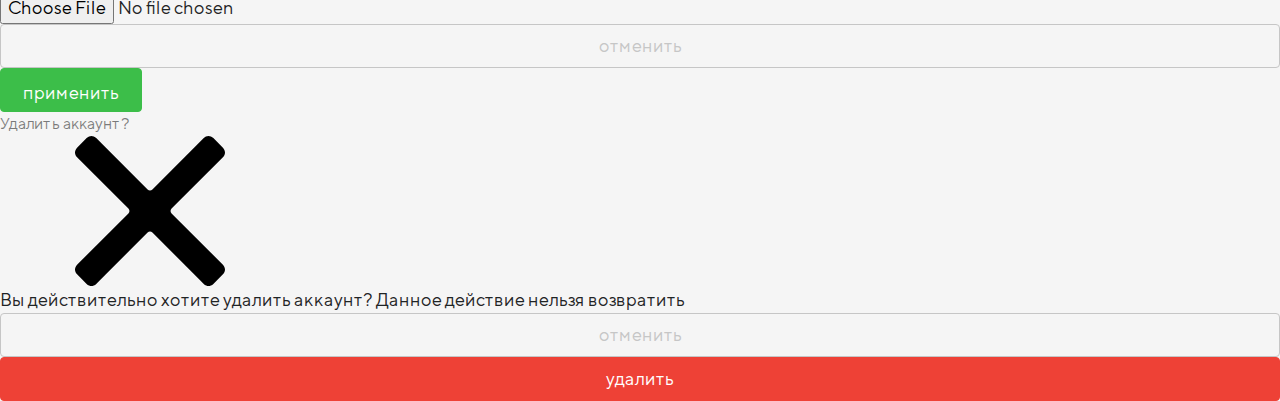
<file: master-home.html>
<!DOCTYPE html>
<html lang="ru">

<head>
  <meta charset="UTF-8">
  <meta http-equiv="X-UA-Compatible" content="IE=edge">
  <link rel="stylesheet" href="css/bootstrap.min.css">
  <link rel="stylesheet" href="css/style.css">
  <link rel="shortcut icon" href="img/i/favicon.svg" type="image/x-icon">
  <meta name="viewport" content="width=device-width, initial-scale=1.0">

  <title>Профиль</title>
</head>

<body>
  <!--?--для лучшего восприятия комментариев-->
  <!--*--плагин'Better Comments'(Aaron Bond)-->

  <!--!-----------0----HEADER----0------------->

  <header class="header">
    <div class="container-fluid">
      <div class="header__inner">

        <!--?-------------------------->
        <!--*from--320px--to--576px---->
        <!--?-------------------------->
        <div class="header__res320">
          <div class="header__l-side">
            <svg class="header__logo">
              <use xlink:href="img/i/sprite.svg#logo1"></use>
            </svg>
          </div>
          <div class="header__r-side">
            <!--todo--profile-btn-->
            <svg class="header__profile-btn">
              <use xlink:href="img/i/sprite.svg#b0-01-profile-menu"></use>
            </svg>
            <!--todo--burger-btn-->
            <svg class="header__burger-btn">
              <use xlink:href="img/i/sprite.svg#b0-02-burger-menu"></use>
            </svg>
            <!--todo--profile-bar-->
            <div class="profile-bar">
              <div class="profile profile_320">
                <div class="profile__user-info">
                  <!--<div class="profile__user-left-side">
                    <picture>
                      <source srcset="img/b0-header/clientLogo.png">
                      <img src="img/b0-header/clientLogo.png" alt="clientLogo">
                    </picture>
                  </div>-->
                  <div class="profile__user-right-side">
                    <div class="profile__user-name">Королев Артем</div>
                    <div class="profile__user-phone">7 (687) 767 - 75 - 45</div>
                  </div>
                </div>
                <nav class="profile__nav">
                  <ul class="profile__list">
                    <!--todo--Профиль-->
                    <li class="profile__item">
                      <a href="/index.html" class="profile__link">
                        <div class="profile__text-wrap">
                          <svg class="profile__logo">
                            <use xlink:href="img/i/sprite.svg#b1-11-icon-user"></use>
                          </svg>
                          <div class="profile__text">Профиль</div>
                        </div>
                      </a>
                    </li>
                    <!--todo--Заказы-->
                    <li class="profile__item profile__attention-wrap">
                      <a href="/order.html" class="profile__link">
                        <div class="profile__text-wrap">
                          <svg class="profile__logo">
                            <use xlink:href="img/i/sprite.svg#b1-12-icon-menu"></use>
                          </svg>
                          <div class="profile__text">Заказы</div>
                        </div>
                        <span class="profile__attention">2</span>
                      </a>
                    </li>
                    <!--todo--Отзывы-->
                    <li class="profile__item profile__attention-wrap">
                      <a href="/feedback.html" class="profile__link">
                        <div class="profile__text-wrap">
                          <svg class="profile__logo">
                            <use xlink:href="img/i/sprite.svg#b1-13-icon-message"></use>
                          </svg>
                          <div class="profile__text">Отзывы</div>
                        </div>
                        <span class="profile__attention">9+</span>
                      </a>
                    </li>
                    <!--todo--Техподдержка-->
                    <li class="profile__item">
                      <a href="#" class="profile__link">
                        <div class="profile__text-wrap">
                          <svg class="profile__logo">
                            <use xlink:href="img/i/sprite.svg#b1-14-icon-support"></use>
                          </svg>
                          <div class="profile__text">Техподдержка</div>
                        </div>
                      </a>
                    </li>
                  </ul>
                  <!--todo--выход-->
                  <div class="profile__item">
                    <a href="#" class="profile__link profile__exit">
                      <div class="profile__text-wrap">
                        <svg class="profile__logo">
                          <use xlink:href="img/i/sprite.svg#b1-15-icon-exit"></use>
                        </svg>
                        <div class="profile__text_exit profile__text">Выход</div>
                      </div>
                    </a>
                  </div>
                </nav>
              </div>
            </div>
            <div class="burger"></div>
          </div>
        </div>

        <!--?-------------------------->
        <!--*from--576px--to--992px---->
        <!--?-------------------------->
        <div class="header__res576">
          <svg class="header__burger-btn">
            <use xlink:href="img/i/sprite.svg#b0-02-burger-menu"></use>
          </svg>
          <svg class="header__logo">
            <use xlink:href="img/i/sprite.svg#logo2"></use>
          </svg>
          <div class="header__r-side">
            <svg class="header__profile-btn">
              <use xlink:href="img/i/sprite.svg#b0-01-profile-menu"></use>
            </svg>
            <!--todo--profile-bar-->
            <div class="profile-bar">
              <div class="profile profile_320">
                <div class="profile__user-info">
                  <!--<div class="profile__user-left-side">
                    <picture>
                      <source srcset="img/b0-header/clientLogo.png">
                      <img src="img/b0-header/clientLogo.png" alt="clientLogo">
                    </picture>
                  </div>-->
                  <div class="profile__user-right-side">
                    <div class="profile__user-name">Королев Артем</div>
                    <div class="profile__user-phone">7 (687) 767 - 75 - 45</div>
                  </div>
                </div>
                <nav class="profile__nav">
                  <ul class="profile__list">
                    <!--todo--Профиль-->
                    <li class="profile__item">
                      <a href="/index.html" class="profile__link">
                        <div class="profile__text-wrap">
                          <svg class="profile__logo">
                            <use xlink:href="img/i/sprite.svg#b1-11-icon-user"></use>
                          </svg>
                          <div class="profile__text">Профиль</div>
                        </div>
                      </a>
                    </li>
                    <!--todo--Заказы-->
                    <li class="profile__item profile__attention-wrap">
                      <a href="/order.html" class="profile__link">
                        <div class="profile__text-wrap">
                          <svg class="profile__logo">
                            <use xlink:href="img/i/sprite.svg#b1-12-icon-menu"></use>
                          </svg>
                          <div class="profile__text">Заказы</div>
                        </div>
                        <span class="profile__attention">2</span>
                      </a>
                    </li>
                    <!--todo--Отзывы-->
                    <li class="profile__item profile__attention-wrap">
                      <a href="/feedback.html" class="profile__link">
                        <div class="profile__text-wrap">
                          <svg class="profile__logo">
                            <use xlink:href="img/i/sprite.svg#b1-13-icon-message"></use>
                          </svg>
                          <div class="profile__text">Отзывы</div>
                        </div>
                        <span class="profile__attention">9+</span>
                      </a>
                    </li>
                    <!--todo--Техподдержка-->
                    <li class="profile__item">
                      <a href="#" class="profile__link">
                        <div class="profile__text-wrap">
                          <svg class="profile__logo">
                            <use xlink:href="img/i/sprite.svg#b1-14-icon-support"></use>
                          </svg>
                          <div class="profile__text">Техподдержка</div>
                        </div>
                      </a>
                    </li>
                  </ul>
                  <!--todo--выход-->
                  <div class="profile__item">
                    <a href="#" class="profile__link profile__exit">
                      <div class="profile__text-wrap">
                        <svg class="profile__logo">
                          <use xlink:href="img/i/sprite.svg#b1-15-icon-exit"></use>
                        </svg>
                        <div class="profile__text_exit profile__text">Выход</div>
                      </div>
                    </a>
                  </div>
                </nav>
              </div>
            </div>
          </div>
        </div>

        <!--?------------------------->
        <!--*from--992px--to--2kpx---->
        <!--?------------------------->
        <div class="header__res992">
          <svg class="header__logo">
            <use xlink:href="img/i/sprite.svg#logo2"></use>
          </svg>
          <nav class="header__nav">
            <ul class="header__nav-list">
              <li class="header__nav-item">
                <a href="" class="header__nav-link">Мастера и компании</a></li>
              <li class="header__nav-item">
                <a href="" class="header__nav-link">Советы и лайфхаки</a></li>
              <li class="header__nav-item">
                <a href="" class="header__nav-link">Сопровождение</a></li>
              <li class="header__nav-item">
                <a href="" class="header__nav-link">Технадзор</a></li>
            </ul>
          </nav>
          <svg class="header__profile-btn">
            <use xlink:href="img/i/sprite.svg#b0-01-profile-menu"></use>
          </svg>
          <!--todo--profile-bar-->
          <div class="profile-bar">
            <div class="profile profile_320">
              <div class="profile__user-info">
                <!--<div class="profile__user-left-side">
                  <picture>
                    <source srcset="img/b0-header/clientLogo.png">
                    <img src="img/b0-header/clientLogo.png" alt="clientLogo">
                  </picture>
                </div>-->
                <div class="profile__user-right-side">
                  <div class="profile__user-name">Королев Артем</div>
                  <div class="profile__user-phone">7 (687) 767 - 75 - 45</div>
                </div>
              </div>
              <nav class="profile__nav">
                <ul class="profile__list">
                  <!--todo--Профиль-->
                  <li class="profile__item">
                    <a href="/index.html" class="profile__link">
                      <div class="profile__text-wrap">
                        <svg class="profile__logo">
                          <use xlink:href="img/i/sprite.svg#b1-11-icon-user"></use>
                        </svg>
                        <div class="profile__text">Профиль</div>
                      </div>
                    </a>
                  </li>
                  <!--todo--Заказы-->
                  <li class="profile__item profile__attention-wrap">
                    <a href="/order.html" class="profile__link">
                      <div class="profile__text-wrap">
                        <svg class="profile__logo">
                          <use xlink:href="img/i/sprite.svg#b1-12-icon-menu"></use>
                        </svg>
                        <div class="profile__text">Заказы</div>
                      </div>
                      <span class="profile__attention">2</span>
                    </a>
                  </li>
                  <!--todo--Отзывы-->
                  <li class="profile__item profile__attention-wrap">
                    <a href="/feedback.html" class="profile__link">
                      <div class="profile__text-wrap">
                        <svg class="profile__logo">
                          <use xlink:href="img/i/sprite.svg#b1-13-icon-message"></use>
                        </svg>
                        <div class="profile__text">Отзывы</div>
                      </div>
                      <span class="profile__attention">9+</span>
                    </a>
                  </li>
                  <!--todo--Техподдержка-->
                  <li class="profile__item">
                    <a href="#" class="profile__link">
                      <div class="profile__text-wrap">
                        <svg class="profile__logo">
                          <use xlink:href="img/i/sprite.svg#b1-14-icon-support"></use>
                        </svg>
                        <div class="profile__text">Техподдержка</div>
                      </div>
                    </a>
                  </li>
                </ul>
                <!--todo--выход-->
                <div class="profile__item">
                  <a href="#" class="profile__link profile__exit">
                    <div class="profile__text-wrap">
                      <svg class="profile__logo">
                        <use xlink:href="img/i/sprite.svg#b1-15-icon-exit"></use>
                      </svg>
                      <div class="profile__text_exit profile__text">Выход</div>
                    </div>
                  </a>
                </div>
              </nav>
            </div>
          </div>
        </div>
      </div>
    </div>

  </header>

  <main>
    <!--!-----------1----HERO----1------------->

    <section class="hero" >
      <div class="container-fluid">
        <nav class="hero__nav-chain">
          <a href="index.html">Главная</a>
        </nav>
        <h1 class="title">Личный кабинет</h1>
        <div class="hero__inner row space-between">

          <div class="hero__left-side col-xs-12 col-sm-5 col-md-4 col-lg-3 mb-3">
            <!--todo--profile-bar-->
            <div class="profile block privilege-status privilege-status_pro">
              <div class="profile__user-info">

                <!--*--modal-btn-->
                <div data-modal-button="user-avatar-edit" class="profile__user-left-side">
                  <picture class="profile__pic-edit pic-edit">
                    <svg class="pic-edit__icon">
                      <use xlink:href="img/i/sprite.svg#b0-04-pic-edit"></use>
                    </svg>
                    <source srcset="img/b1-hero/performerLogo.png">
                    <img src="img/b1-hero/performerLogo.png" alt="performerLogo">
                  </picture>
                </div>

                <div class="profile__user-right-side">
                  <div class="profile__user-name">Королев Артем</div>
                  <div class="profile__user-phone">7 (687) 767 - 75 - 45</div>
                </div>
              </div>
              <nav class="profile__nav">
                <ul class="profile__list">
                  <!--todo--Профиль-->
                  <li class="profile__item">
                    <a href="/index.html" class="profile__link">
                      <div class="profile__text-wrap">
                        <svg class="profile__logo">
                          <use xlink:href="img/i/sprite.svg#b1-11-icon-user"></use>
                        </svg>
                        <div class="profile__text text">Профиль</div>
                      </div>
                    </a>
                  </li>
                  <!--todo--Заказы-->
                  <li class="profile__item profile__attention-wrap">
                    <a href="/order.html" class="profile__link">
                      <div class="profile__text-wrap">
                        <svg class="profile__logo">
                          <use xlink:href="img/i/sprite.svg#b1-12-icon-menu"></use>
                        </svg>
                        <div class="profile__text text">Заказы</div>
                      </div>
                      <span class="profile__attention">2</span>
                    </a>
                  </li>
                  <!--todo--Отзывы-->
                  <li class="profile__item profile__attention-wrap">
                    <a href="/feedback.html" class="profile__link">
                      <div class="profile__text-wrap">
                        <svg class="profile__logo">
                          <use xlink:href="img/i/sprite.svg#b1-13-icon-message"></use>
                        </svg>
                        <div class="profile__text text">Отзывы</div>
                      </div>
                      <span class="profile__attention">9+</span>
                    </a>
                  </li>
                  <!--todo--Техподдержка-->
                  <li class="profile__item">
                    <a href="support.html" class="profile__link">
                      <div class="profile__text-wrap">
                        <svg class="profile__logo">
                          <use xlink:href="img/i/sprite.svg#b1-14-icon-support"></use>
                        </svg>
                        <div class="profile__text text">Техподдержка</div>
                      </div>
                    </a>
                  </li>
                </ul>
                <!--todo--выход-->
                <div class="profile__item">
                  <a href="#" class="profile__link profile__exit">
                    <div class="profile__text-wrap">
                      <svg class="profile__logo">
                        <use xlink:href="img/i/sprite.svg#b1-15-icon-exit"></use>
                      </svg>
                      <div class="profile__text profile__text_exit text">Выход</div>
                    </div>
                  </a>
                </div>
              </nav>
            </div>

            <!--todo--заполненность профиля-->
            <div class="profile__complitness block text text_theme_gray">
              заполненность профиля 0%
            </div>

            <!--todo--заполненность профиля-->
            <div class="profile__get-pro block text text_theme_gray">
              получить PRO-статус
            </div>

            <!--todo--banner-->
            <div class="hero__banner-576">
              <a href="#" class="banner">
                <picture>
                  <source srcset="img/b01-banner/banner.png">
                  <img src="img/b01-banner/banner.png" alt="banner">
                </picture>
              </a>

              <!--*--modal-btn--(account-delete-УДАЛЕНИЕ-АККАУНТА)-->
              <div data-modal-button="account-delete" class="delete block">
                <svg class="delete__cross">
                  <use xlink:href="img/i/sprite.svg#b2-01-cross"></use>
                </svg>
                <div class="delete__text">Удалить аккаунт</div>
              </div>

            </div>
          </div>
          <div class="hero__right-side col">
            <div class="hero__bg-wrap">
              <ul class="hero__accordion">
                <!--todo--ТИП НАЙМА (ДРОПДАУН)-->
                <div class="hero__my-order my-order my-order_profile">
                  <h2 class="text text_theme_gray">Тип найма</h2>
                  <select name="" id="" class="my-order__select">
                    <option value="status">частный мастер</option>
                  </select>
                </div>
                <!--todo--ФИО-->
                <li class="accordion">
                  <button class="accordion__trigger">изменить</button>
                  <div class="accordion__title">
                    <div class="accordion__head text accordion__head_master-width">ФИО</div>
                    <div class="accordion__body text">Королев Артем Анатольевич</div>
                  </div>
                  <form action="#" class="accordion__content form-spoiler">
                    <div class="form-spoiler__inp-block">
                      <div class="form-spoiler__inp-item control">
                        <label class="control__label" for="inp-name-1">Имя</label>
                        <input class="control__input" id="inp-name-1" placeholder="Имя" required type="text">
                      </div>
                      <div class="form-spoiler__inp-item control">
                        <label class="control__label" for="inp-name-2">Отчество</label>
                        <input class="control__input" id="inp-name-2" placeholder="Отчество" type="text">
                      </div>
                      <div class="form-spoiler__inp-item control">
                        <label class="control__label" for="inp-name-3">Фамилия</label>
                        <input class="control__input" id="inp-name-3" placeholder="Фамилия" required type="text">
                      </div>
                    </div>
                    <button class="form-spoiler__butn butn butn_theme_success">применить</button>
                  </form>
                </li>
                <!--todo--Пароль-->
                <li class="accordion">
                  <button class="accordion__trigger">изменить</button>
                  <div class="accordion__title">
                    <div class="accordion__head text accordion__head_master-width">Пароль</div>
                    <div class="accordion__body text">Обновлен 2 дня назад</div>
                  </div>
                  <form action="#" class="accordion__content form-spoiler">
                    <div class="form-spoiler__inp-block">
                      <div class="form-spoiler__inp-item control">
                        <label class="control__label" for="inp-pass-1">Старый пароль</label>
                        <div class="form-spoiler__icon-wrap" >
                          <input class="control__input" placeholder="Введите старый пароль" id="inp-pass-1" type="password">
                          <svg class="control__eye" >
                            <use xlink:href="img/i/sprite.svg#b1-01-password-eye"></use>
                          </svg>
                          <a href="" class="form-spoiler__forgot">забыли пароль?</a>
                        </div>
                      </div>
                      <div class="form-spoiler__inp-item control">
                        <label class="control__label" for="inp-pass-2">Новый пароль</label>
                        <div class="form-spoiler__icon-wrap">
                          <input class="control__input" placeholder="Введите новый пароль" id="inp-pass-2" type="password">
                          <svg class="control__eye" >
                            <use xlink:href="img/i/sprite.svg#b1-01-password-eye"></use>
                          </svg>
                        </div>
                      </div>
                      <div class="form-spoiler__inp-item control">
                        <label class="control__label" for="inp-pass-3">Повторите пароль</label>
                        <div class="form-spoiler__icon-wrap">
                          <input class="control__input" placeholder="Подтвердите пароль" id="inp-pass-3" type="password">
                          <svg class="control__eye" >
                            <use xlink:href="img/i/sprite.svg#b1-01-password-eye"></use>
                          </svg>
                        </div>
                      </div>
                    </div>
                     <button class="form-spoiler__butn butn butn_theme_success">применить</button>
                  </form>
                </li>
                <!--todo--EMAIL-->
                <li class="accordion">
                  <button class="accordion__trigger">изменить</button>
                  <div class="accordion__title">
                    <div class="accordion__head text accordion__head_master-width">Email</div>
                    <div class="accordion__body text">mail@mail.com</div>
                  </div>
                  <form action="#" class="accordion__content form-spoiler">
                    <div class="form-spoiler__inp-block">
                      <div class="form-spoiler__inp-item control">
                        <label class="control__label" for="inp-email-1">Новый Email</label>
                        <input class="control__input" id="inp-email-1" placeholder="введите Email" type="text">
                      </div>
                      <div class="form-spoiler__inp-item control">
                        <label class="control__label" for="inp-email-2">Текущий пароль</label>
                        <div class="form-spoiler__icon-wrap" >
                          <input class="control__input" id="inp-email-2" placeholder="Введите текущий пароль" type="password">
                          <svg class="control__eye" >
                            <use xlink:href="img/i/sprite.svg#b1-01-password-eye"></use>
                          </svg>
                          <a href="" class="form-spoiler__forgot">забыли пароль?</a>
                        </div>
                      </div>
                    </div>
                    <button data-indents-margin-forgot-password class="form-spoiler__butn butn butn_theme_success">применить</button>
                  </form>
                </li>
                <!--todo--Телефон-->
                <li class="accordion">
                  <button class="accordion__trigger">изменить</button>
                  <div class="accordion__title">
                    <div class="accordion__head text accordion__head_master-width">Телефон</div>
                    <div class="accordion__body text">+7(952) 789-15-31</div>
                  </div>
                  <form action="#" class="accordion__content form-spoiler">

                    <div class="form-spoiler__inp-block">
                      <input type="checkbox" id="registrationform-hide_phone" class="sk-checkbox" name="RegistrationForm[hide_phone]" value="1" aria-invalid="false">
                      <label for="registrationform-hide_phone" class="text">Скрывать контакты</label>
                      <div class="form-spoiler__inp-item control">
                        <label class="control__label" for="inp-phone-1">Новый телефон</label>
                        <input class="control__input" id="inp-phone-1" placeholder="+7 (000) 000 - 00 - 00" type="text">
                      </div>
                      <div class="form-spoiler__inp-item control">
                        <label class="control__label">Введите код из SMS</label>
                        <div class="form-spoiler__icon-wrap_code" data-flex-space-between>
                          <input
                            data-indents-margin-right
                            class="control__input control__input_code"
                            placeholder="Код SMS"
                            type="text">
                            <button class="form-spoiler__butn butn butn_theme_success">применить</button>
                        </div>
                        <a href="" class="form-spoiler__forgot">отправить код повторно</a>
                      </div>
                    </div>
                  </form>
                </li>
                <!--todo--Адрес-->
                <li class="accordion">
                  <button class="accordion__trigger">изменить</button>
                  <div class="accordion__title">
                    <div class="accordion__head text accordion__head_master-width">Адресс</div>
                    <div class="accordion__body text">Москва (ст. метро Кировская)</div>
                  </div>
                  <form action="#" class="accordion__content form-spoiler">
                    <div class="form-spoiler__inp-block">
                      <div class="form-spoiler__inp-item control form-spoiler__address-block">
                        <label class="control__label" for="inp-address-1">Регион и город</label>
                        <div class="form-spoiler__icon-wrap" >
                          <input class="control__input" id="inp-address-1" placeholder="Введите название города" type="text" autocomplete="on">
                          <svg class="control__zoom" >
                            <use xlink:href="img/i/sprite.svg#b1-02-zoom"></use>
                          </svg>
                        </div>
                      </div>
                    </div>
                     <button class="form-spoiler__butn butn butn_theme_success">применить</button>
                  </form>
                </li>
                <!--todo--Компания-->
                <li class="accordion">
                  <button class="accordion__trigger">изменить</button>
                  <div class="accordion__title">
                    <div class="accordion__head text accordion__head_master-width">Компания</div>
                    <div class="accordion__body text">ПАО “МосСтройБашМетЛом”</div>
                  </div>
                  <form action="#" class="accordion__content form-spoiler">
                    <div class="form-spoiler__inp-block">
                      <div class="form-spoiler__inp-item control">
                        <label class="control__label" for="inp-company">Название компании</label>
                        <input class="control__input" id="inp-company" placeholder="введите Вашей название компании" type="text">
                      </div>
                    </div>
                    <button data-indents-margin-forgot-password class="form-spoiler__butn butn butn_theme_success">применить</button>
                  </form>
                </li>
                <!--todo--ИНН-->
                <li class="accordion">
                  <button class="accordion__trigger">изменить</button>
                  <div class="accordion__title">
                    <div class="accordion__head text accordion__head_master-width">ИНН</div>
                    <div class="accordion__body text">8679 6753 5845 87546</div>
                  </div>
                  <form action="#" class="accordion__content form-spoiler">
                    <div class="form-spoiler__inp-block">
                      <div class="form-spoiler__inp-item control">
                        <label class="control__label" for="inp-idtax">Ваш ИНН</label>
                        <input class="control__input" id="inp-idtax" placeholder="введите Ваш ИНН" type="text">
                      </div>
                    </div>
                    <button data-indents-margin-forgot-password class="form-spoiler__butn butn butn_theme_success">применить</button>
                  </form>
                </li>
                <!--todo--КПП-->
                <li class="accordion">
                  <button class="accordion__trigger">изменить</button>
                  <div class="accordion__title">
                    <div class="accordion__head text accordion__head_master-width">КПП</div>
                    <div class="accordion__body text">8679 6753 5845 87546</div>
                  </div>
                  <form action="#" class="accordion__content form-spoiler">
                    <div class="form-spoiler__inp-block">
                      <div class="form-spoiler__inp-item control">
                        <label class="control__label" for="inp-kpp">Ваш КПП</label>
                        <input class="control__input" id="inp-kpp" placeholder="введите Ваш КПП" type="text">
                      </div>
                    </div>
                    <button data-indents-margin-forgot-password class="form-spoiler__butn butn butn_theme_success">применить</button>
                  </form>
                </li>
                <!--todo--Режим работы-->
                <li class="accordion">
                  <button class="accordion__trigger">изменить</button>
                  <div class="accordion__title">
                    <div class="accordion__head text accordion__head_master-width">Режим работы</div>
                    <div class="accordion__body text">Пн - Пт с 9:00 до 18:00, Сб - Вс Выходные</div>
                  </div>
                  <form action="#" class="accordion__content form-spoiler">
                    <div class="form-spoiler__inp-block">
                      <div class="form-spoiler__inp-item control">
                        <label class="control__label" for="inp-worktime">Ваш Режим работы</label>
                        <input class="control__input" id="inp-worktime" placeholder="введите Ваш Режим работы" type="text">
                      </div>
                    </div>
                    <button data-indents-margin-forgot-password class="form-spoiler__butn butn butn_theme_success">применить</button>
                  </form>
                </li>
                <!--todo--Телефон компании-->
                <li class="accordion">
                  <button class="accordion__trigger">изменить</button>
                  <div class="accordion__title">
                    <div class="accordion__head text accordion__head_master-width">Телефон компании</div>
                    <div class="accordion__body text">+7(952)789-15-31</div>
                  </div>
                  <form action="#" class="accordion__content form-spoiler">

                    <div class="form-spoiler__inp-block">
                      <input type="checkbox" id="registrationform-hide_phone-company" class="sk-checkbox" name="RegistrationForm[hide_phone]" value="1" aria-invalid="false">
                      <label for="registrationform-hide_phone" class="text">Скрывать контакты</label>
                      <div class="form-spoiler__inp-item control">
                        <label class="control__label" for="inp-phone-1-company">Новый телефон компании</label>
                        <input type="tel" class="control__input" id="inp-phone-1-company" placeholder="+7 (000) 000 - 00 - 00">
                      </div>
                      <div class="form-spoiler__inp-item control">
                        <label class="control__label">Введите код из SMS</label>
                        <div class="form-spoiler__icon-wrap_code" data-flex-space-between>
                          <input
                            data-indents-margin-right
                            class="control__input control__input_code"
                            placeholder="Код SMS"
                            type="text">
                            <button class="form-spoiler__butn butn butn_theme_success">применить</button>
                        </div>
                        <a href="" class="form-spoiler__forgot">отправить код повторно</a>
                      </div>
                    </div>
                  </form>
                </li>
                <!--todo--Категория услуг-->
                <li class="accordion">
                  <button class="accordion__trigger">изменить</button>
                  <div class="accordion__title">
                    <div class="accordion__head text accordion__head_master-width">Категория услуг</div>
                    <div class="accordion__body text">в разработке</div>
                  </div>
                  <form action="#" class="accordion__content form-spoiler">
                    <div class="form-spoiler__inp-block">
                      <div class="form-spoiler__inp-item control form-spoiler__address-block">
                        <label class="control__label" for="QQQ">В разработке</label>
                        <div class="form-spoiler__icon-wrap" >
                          <input class="control__input" id="QQQ" placeholder="Введите название города" type="text" autocomplete="on">
                          <svg class="control__zoom" >
                            <use xlink:href="img/i/sprite.svg#b1-02-zoom"></use>
                          </svg>
                        </div>
                      </div>
                    </div>
                    <button class="form-spoiler__butn butn butn_theme_success">применить</button>
                  </form>
                </li>
                <!--todo--Опыт работы-->
                <li class="accordion">
                  <button class="accordion__trigger">изменить</button>
                  <div class="accordion__title">
                    <div class="accordion__head text accordion__head_master-width">Опыт работы</div>
                    <div class="accordion__body text">в разработке</div>
                  </div>
                  <form action="#" class="accordion__content form-spoiler">
                    <div class="form-spoiler__inp-block">
                      <div class="form-spoiler__inp-item control form-spoiler__address-block">
                        <label class="control__label" for="EEE">В разработке</label>
                        <div class="form-spoiler__icon-wrap" >
                          <input class="control__input" id="EEE" placeholder="Введите название города" type="text" autocomplete="on">
                          <svg class="control__zoom" >
                            <use xlink:href="img/i/sprite.svg#b1-02-zoom"></use>
                          </svg>
                        </div>
                      </div>
                    </div>
                    <button class="form-spoiler__butn butn butn_theme_success">применить</button>
                  </form>
                </li>
                <!--todo--Услуги и цены-->
                <li class="accordion">
                  <button class="accordion__trigger">изменить</button>
                  <div class="accordion__title">
                    <div class="accordion__head text accordion__head_master-width">Услуги и цены</div>
                    <div class="accordion__body text">в разработке</div>
                  </div>
                  <form action="#" class="accordion__content form-spoiler">
                    <div class="form-spoiler__inp-block">
                      <div class="form-spoiler__inp-item control form-spoiler__address-block">
                        <label class="control__label" for="WWW">В разработке</label>
                        <div class="form-spoiler__icon-wrap" >
                          <input class="control__input" id="WWW" placeholder="Введите название города" type="text" autocomplete="on">
                          <svg class="control__zoom" >
                            <use xlink:href="img/i/sprite.svg#b1-02-zoom"></use>
                          </svg>
                        </div>
                      </div>
                    </div>
                    <button class="form-spoiler__butn butn butn_theme_success">применить</button>
                  </form>
                </li>
                <!--todo--Личные качества и опыт-->
                <li class="accordion">
                  <button class="accordion__trigger">изменить</button>
                  <div class="accordion__title">
                    <div class="accordion__head text accordion__head_master-width">Личные качества и опыт</div>
                    <div class="accordion__body text">Lorem ipsum dolor sit amet, consectetur adipiscing elit, sed do eiusmod tempor incididunt ut labore et dolore magna aliqua. Ut enim ad minim veniam, quis nostrud exercitation ullamco </div>
                  </div>
                  <form action="#" class="accordion__content form-spoiler">
                    <div class="form-spoiler__inp-block">
                      <div class="form-spoiler__inp-item control form-spoiler__address-block">
                        <label class="control__label" for="inp-self">редактировать поле "Личные качества и опыт"</label>
                        <input class="control__input" id="inp-self" placeholder="Напишите о себе" type="text" autocomplete="on">
                      </div>
                    </div>
                    <button class="form-spoiler__butn butn butn_theme_success">сохранить</button>
                  </form>
                </li>
                <!--todo--Фото работ-->
                <li class="accordion">
                  <div class="accordion__title">
                    <div class="accordion__right-content">
                      <div  class="accordion__head text accordion__head_master-width">Фото работ</div>
                      <!--*--modal-btn--(show-all-pictures-КАРТИНКА НА ВЕСЬ ЭКРАН)-->
                      <!--кнопка в разработке-->
                      <!--data-modal-button="show-all-pictures"-->
                      <div  class="accordion__show-all-pictures text text_theme_empty">Показать все фото</div>
                    </div>
                    <div class="accordion__right-content">
                      <div class="accordion__body accordion__body_picture text">
                        <!--!--PREVIEW-->
                        <!--*--modal-btn--(full-size-КАРТИНКА НА ВЕСЬ ЭКРАН)-->
                        <div data-modal-button="full-size" class="accordion__preview preview">
                          <div class="preview__body preview__fill">
                            <!--*--modal-btn--(preview-delete-УДАЛИТЬ КАРТИНКУ)-->
                            <svg data-modal-button="preview-delete" class="preview__hover preview__cross">
                              <use xlink:href="img/i/sprite.svg#picture-cross"></use>
                            </svg>
                            <svg class="preview__hover preview__size">
                              <use xlink:href="img/i/sprite.svg#picture-size"></use>
                            </svg>
                            <picture class="preview__image">
                              <source srcset="img/b1-hero/preview.png">
                              <img src="img/b1-hero/preview.png" alt="preview">
                            </picture>
                          </div>
                        </div>

                        <!--!--PREVIEW-->
                        <!--*--modal-btn--(full-size-КАРТИНКА НА ВЕСЬ ЭКРАН)-->
                        <div data-modal-button="full-size" class="accordion__preview preview">
                          <div class="preview__body preview__fill">
                            <!--*--modal-btn--(preview-delete-УДАЛИТЬ КАРТИНКУ)-->
                            <svg data-modal-button="preview-delete" class="preview__hover preview__cross">
                              <use xlink:href="img/i/sprite.svg#picture-cross"></use>
                            </svg>
                            <svg class="preview__hover preview__size">
                              <use xlink:href="img/i/sprite.svg#picture-size"></use>
                            </svg>
                            <picture class="preview__image">
                              <source srcset="img/b1-hero/preview.png">
                              <img src="img/b1-hero/preview.png" alt="preview">
                            </picture>
                          </div>
                        </div>

                        <!--!--PREVIEW(empty)-->
                        <!--*--modal-btn--(add-image-ДОБАВИТЬ КАРТИНКУ)-->
                        <div data-modal-button="add-image" class="accordion__preview preview">
                          <div class="preview__body preview__empty">
                            <div class="text text_theme_gray">+ добавить</div>
                          </div>
                        </div>
                      </div>
                      <div class="accordion__more">
                        <div class="text text_theme_gray">Показать больше</div>
                        <svg class="accordion__more-chevron">
                          <use xlink:href="img/i/sprite.svg#picture-more-chevron"></use>
                        </svg>
                      </div>
                    </div>
                  </div>

                      <!--*--modal-card--(ПОКАЗАТЬ ВСЕ ФОТО)-->
                  <div id="show-all-pictures" data-modal class="hidden fade-block fade-block_pictures" >
                    <div class="modal-card">
                      <div class="modal-card__window modal-card__window_pictures" style="overflow-y: visible;">
                        <div class="modal-card__header text-black-50">Все изображения</div>
                        <div class="accordion__body accordion__body_picture text row">
                          <!--!--PREVIEW-->
                          <!--*--modal-btn--(full-size-КАРТИНКА НА ВЕСЬ ЭКРАН)-->
                          <div data-modal-button="full-size" class="accordion__preview preview preview_popup col-xs-12">
                            <div class="preview__body preview__fill">
                              <!--*--modal-btn--(preview-delete-УДАЛИТЬ КАРТИНКУ)-->
                              <svg data-modal-button="preview-delete" class="preview__hover preview__cross">
                                <use xlink:href="img/i/sprite.svg#picture-cross"></use>
                              </svg>
                              <svg class="preview__hover preview__size">
                                <use xlink:href="img/i/sprite.svg#picture-size"></use>
                              </svg>
                              <picture class="preview__image">
                                <source srcset="img/b1-hero/preview.png">
                                <img src="img/b1-hero/preview.png" alt="preview">
                              </picture>
                            </div>
                          </div>
                          <!--!--PREVIEW-->
                          <!--*--modal-btn--(full-size-КАРТИНКА НА ВЕСЬ ЭКРАН)-->
                          <div data-modal-button="full-size" class="accordion__preview preview preview_popup">
                            <div class="preview__body preview__fill">
                              <!--*--modal-btn--(preview-delete-УДАЛИТЬ КАРТИНКУ)-->
                              <svg data-modal-button="preview-delete" class="preview__hover preview__cross">
                                <use xlink:href="img/i/sprite.svg#picture-cross"></use>
                              </svg>
                              <svg class="preview__hover preview__size">
                                <use xlink:href="img/i/sprite.svg#picture-size"></use>
                              </svg>
                              <picture class="preview__image">
                                <source srcset="img/b1-hero/preview.png">
                                <img src="img/b1-hero/preview.png" alt="preview">
                              </picture>
                            </div>
                          </div>
                          <!--!--PREVIEW-->
                          <!--*--modal-btn--(full-size-КАРТИНКА НА ВЕСЬ ЭКРАН)-->
                          <div data-modal-button="full-size" class="accordion__preview preview preview_popup">
                            <div class="preview__body preview__fill">
                              <!--*--modal-btn--(preview-delete-УДАЛИТЬ КАРТИНКУ)-->
                              <svg data-modal-button="preview-delete" class="preview__hover preview__cross">
                                <use xlink:href="img/i/sprite.svg#picture-cross"></use>
                              </svg>
                              <svg class="preview__hover preview__size">
                                <use xlink:href="img/i/sprite.svg#picture-size"></use>
                              </svg>
                              <picture class="preview__image">
                                <source srcset="img/b1-hero/preview.png">
                                <img src="img/b1-hero/preview.png" alt="preview">
                              </picture>
                            </div>
                          </div>
                          <!--!--PREVIEW-->
                          <!--*--modal-btn--(full-size-КАРТИНКА НА ВЕСЬ ЭКРАН)-->
                          <div data-modal-button="full-size" class="accordion__preview preview preview_popup">
                            <div class="preview__body preview__fill">
                              <!--*--modal-btn--(preview-delete-УДАЛИТЬ КАРТИНКУ)-->
                              <svg data-modal-button="preview-delete" class="preview__hover preview__cross">
                                <use xlink:href="img/i/sprite.svg#picture-cross"></use>
                              </svg>
                              <svg class="preview__hover preview__size">
                                <use xlink:href="img/i/sprite.svg#picture-size"></use>
                              </svg>
                              <picture class="preview__image">
                                <source srcset="img/b1-hero/preview.png">
                                <img src="img/b1-hero/preview.png" alt="preview">
                              </picture>
                            </div>
                          </div>
                          <!--!--PREVIEW-->
                          <!--*--modal-btn--(full-size-КАРТИНКА НА ВЕСЬ ЭКРАН)-->
                          <div data-modal-button="full-size" class="accordion__preview preview preview_popup">
                            <div class="preview__body preview__fill">
                              <!--*--modal-btn--(preview-delete-УДАЛИТЬ КАРТИНКУ)-->
                              <svg data-modal-button="preview-delete" class="preview__hover preview__cross">
                                <use xlink:href="img/i/sprite.svg#picture-cross"></use>
                              </svg>
                              <svg class="preview__hover preview__size">
                                <use xlink:href="img/i/sprite.svg#picture-size"></use>
                              </svg>
                              <picture class="preview__image">
                                <source srcset="img/b1-hero/preview.png">
                                <img src="img/b1-hero/preview.png" alt="preview">
                              </picture>
                            </div>
                          </div>
                          <!--!--PREVIEW-->
                          <!--*--modal-btn--(full-size-КАРТИНКА НА ВЕСЬ ЭКРАН)-->
                          <div data-modal-button="full-size" class="accordion__preview preview preview_popup">
                            <div class="preview__body preview__fill">
                              <!--*--modal-btn--(preview-delete-УДАЛИТЬ КАРТИНКУ)-->
                              <svg data-modal-button="preview-delete" class="preview__hover preview__cross">
                                <use xlink:href="img/i/sprite.svg#picture-cross"></use>
                              </svg>
                              <svg class="preview__hover preview__size">
                                <use xlink:href="img/i/sprite.svg#picture-size"></use>
                              </svg>
                              <picture class="preview__image">
                                <source srcset="img/b1-hero/preview.png">
                                <img src="img/b1-hero/preview.png" alt="preview">
                              </picture>
                            </div>
                          </div>
                          <!--!--PREVIEW(empty)-->
                          <!--*--modal-btn--(add-image-ДОБАВИТЬ КАРТИНКУ)-->
                          <div data-modal-button="add-image" class="accordion__preview preview preview_popup">
                            <div class="preview__body preview__empty">
                              <div class="text text_theme_gray">+ добавить</div>
                            </div>
                          </div>
                        </div>
                      </div>

                    </div>
                  </div>
                </li>
                <!--todo--Сертификаты и дипломы-->
                <li class="accordion">
                  <div class="accordion__title">
                    <div  class="accordion__head text accordion__head_master-width">Сертификаты и дипломы</div>
                    <div class="accordion__right-content">
                      <div class="accordion__body accordion__body_picture text">
                        <!--!--PREVIEW-->
                        <!--*--modal-btn--(full-size-КАРТИНКА НА ВЕСЬ ЭКРАН)-->
                        <div data-modal-button="full-size" class="accordion__preview preview">
                          <div class="preview__body preview__fill">
                            <!--*--modal-btn--(preview-delete-УДАЛИТЬ КАРТИНКУ)-->
                            <svg data-modal-button="preview-delete" class="preview__hover preview__cross">
                              <use xlink:href="img/i/sprite.svg#picture-cross"></use>
                            </svg>
                            <svg class="preview__hover preview__size">
                              <use xlink:href="img/i/sprite.svg#picture-size"></use>
                            </svg>
                            <picture class="preview__image">
                              <source srcset="img/b1-hero/preview.png">
                              <img src="img/b1-hero/preview.png" alt="preview">
                            </picture>
                          </div>
                        </div>
                        <!--!--PREVIEW-->
                        <!--*--modal-btn--(full-size-КАРТИНКА НА ВЕСЬ ЭКРАН)-->
                        <div data-modal-button="full-size" class="accordion__preview preview">
                          <div class="preview__body preview__fill">
                            <!--*--modal-btn--(preview-delete-УДАЛИТЬ КАРТИНКУ)-->
                            <svg data-modal-button="preview-delete" class="preview__hover preview__cross">
                              <use xlink:href="img/i/sprite.svg#picture-cross"></use>
                            </svg>
                            <svg class="preview__hover preview__size">
                              <use xlink:href="img/i/sprite.svg#picture-size"></use>
                            </svg>
                            <picture class="preview__image">
                              <source srcset="img/b1-hero/preview.png">
                              <img src="img/b1-hero/preview.png" alt="preview">
                            </picture>
                          </div>
                        </div>
                        <!--!--PREVIEW(empty)-->
                        <!--*--modal-btn--(add-image-ДОБАВИТЬ КАРТИНКУ)-->
                        <div data-modal-button="add-image" class="accordion__preview preview">
                          <div class="preview__body preview__empty">
                            <div class="text text_theme_gray">+ добавить</div>
                          </div>
                        </div>
                      </div>
                      <div class="accordion__more">
                        <div class="text text_theme_gray">Показать больше</div>
                        <svg class="accordion__more-chevron">
                          <use xlink:href="img/i/sprite.svg#picture-more-chevron"></use>
                        </svg>
                      </div>
                    </div>
                  </div>
                </li>
              </ul>
              <!--?---------->
              <!--!--bridge-->
              <div class="hero__bridge bridge">
                <div class="bridge__media-block bridge__social-media">
                  <div class="bridge__media-head">соцсети</div>
                  <ul class="bridge__media-list">
                    <li class="bridge__media-item">
                      <div class="bridge__media-name text">ВКонтакте</div>
                      <a href="#" class="bridge__media-link butn butn_theme_empty">привязать</a>
                    </li>
                  </ul>
                </div>
                <div class="bridge__media-block bridge__messenger">
                  <div class="bridge__media-head">мессенджеры</div>
                  <ul class="bridge__media-list">
                    <li class="bridge__media-item">
                      <div class="bridge__media-name text">Telegramm</div>
                      <a href="#" class="bridge__media-link butn butn_theme_empty">привязать</a>
                    </li>
                    <li class="bridge__media-item">
                      <div class="bridge__media-name text">WhatsApp</div>
                      <a href="#" class="bridge__media-link butn butn_theme_empty">привязать</a>
                    </li>
                    <li class="bridge__media-item">
                      <div class="bridge__media-name text">Viber</div>
                      <a href="#" class="bridge__media-link butn butn_theme_empty">привязать</a>
                    </li>
                  </ul>
                </div>
              </div>
            </div>
          </div>
        </div>
      </div>
    </section>

    <!--*--modal-card--(avatarEdit)-->
    <div id="user-avatar-edit" data-modal class="hidden fade-block" >
      <div class="modal-card">
        <div class="modal-card__window">
          <div class="modal-card__header text-black-50">Изменить аватар</div>
          <form class="modal-card__body text" enctype="multipart/form-data" method="post">
            <input type="file" name="user-avatar-edit">
            <div class="modal-card__footer">
              <div data-modal-close class="modal-card__cancel butn butn_theme_empty">отменить</div>
              <input type="submit" value="применить" class="modal-card__success butn butn_theme_success">
            </div>
          </form>
        </div>
      </div>
    </div>

    <!--*--modal-card--(full-size КАРТИНКА НА ВЕСЬ ЭКРАН)-->
    <div id="full-size" data-modal class="hidden fade-block" >
      <div class="modal-card">
        <picture class="preview__image preview__image_full-size">
          <source srcset="img/b1-hero/preview.png">
          <img src="img/b1-hero/preview.png" alt="preview">
        </picture>
      </div>
    </div>

    <!--*--modal-card--(preview-delete-УДАЛЕНИЕ-ИЗОБРАЖЕНИЯ)-->
    <div id="preview-delete" data-modal class="hidden fade-block" >
      <div class="modal-card">
        <div class="modal-card__window">
          <div class="modal-card__header">
            <div class="text-black-50">Удаление изображения</div>
            <a href="/master-home.html" class="modal-card__delete">
              <svg class="modal-card__cross">
                <use xlink:href="img/i/sprite.svg#b2-01-cross"></use>
              </svg>
            </a>
          </div>
          <div class="modal-card__body text">
            <span>Вы действительно хотите удалить это изображение?</span>
            <span>Данное действие нельзя возвратить</span>
          </div>
          <div class="modal-card__footer_description">
            <div data-modal-close class="modal-card__cancel butn butn_theme_empty">отменить</div>
            <a href="/master-home.html" class="modal-card__delete butn butn_theme_red">удалить</a>
          </div>
        </div>
      </div>
    </div>

    <!--*--modal-card--(add-image)-->
    <div id="add-image" data-modal class="hidden fade-block" >
      <div class="modal-card">
        <div class="modal-card__window">
          <div class="modal-card__header text-black-50">Добавить изображение</div>
          <form class="modal-card__body text" enctype="multipart/form-data" method="post">
            <input type="file" name="user-avatar-edit">
            <div class="modal-card__footer">
              <div data-modal-close class="modal-card__cancel butn butn_theme_empty">отменить</div>
              <input type="submit" value="применить" class="modal-card__success butn butn_theme_success">
            </div>
          </form>
        </div>
      </div>
    </div>

    <!--*--modal-card--(account-delete-УДАЛЕНИЕ-АККАУНТА)-->
    <div id="account-delete" data-modal class="hidden fade-block" >
      <div class="modal-card">
        <div class="modal-card__window">
          <div class="modal-card__header">
            <div class="text-black-50">Удалить аккаунт?</div>
            <a href="/order.html" class="modal-card__delete">
              <svg class="modal-card__cross">
                <use xlink:href="img/i/sprite.svg#b2-01-cross"></use>
              </svg>
            </a>
          </div>
          <div class="modal-card__body text">
            <span>Вы действительно хотите удалить аккаунт?</span>
            <span>Данное действие нельзя возвратить</span>
          </div>
          <div class="modal-card__footer_description">
            <div data-modal-close class="modal-card__cancel butn butn_theme_empty">отменить</div>
            <a href="/order.html" class="modal-card__delete butn butn_theme_red">удалить</a>
          </div>
        </div>
      </div>
    </div>



    <!--!-----------2----ADDITIONAL----2-----320px----->

    <section class="additional">
      <div class="container-fluid">
        <div class="additional__inner">
          <a href="#" class="additional__banner banner">
            <picture>
              <source srcset="img/b01-banner/banner.png">
              <img src="img/b01-banner/banner.png" alt="banner">
            </picture>
          </a>
          <!--*--modal-btn--(account-delete-УДАЛЕНИЕ-АККАУНТА)-->
          <div data-modal-button="account-delete" class="delete block">
            <svg class="delete__cross">
              <use xlink:href="img/i/sprite.svg#b2-01-cross"></use>
            </svg>
            <div class="delete__text">Удалить аккаунт</div>
          </div>
        </div>
      </div>
    </section>

  </main>



  <!--!-----------00----FOOTER----00------------->

  <footer class="footer">
    <div class="container-fluid">
      <div class="footer__inner">

      </div>
    </div>
  </footer>

  <script src="js/script.js"></script>

</body>

</html>
</file>
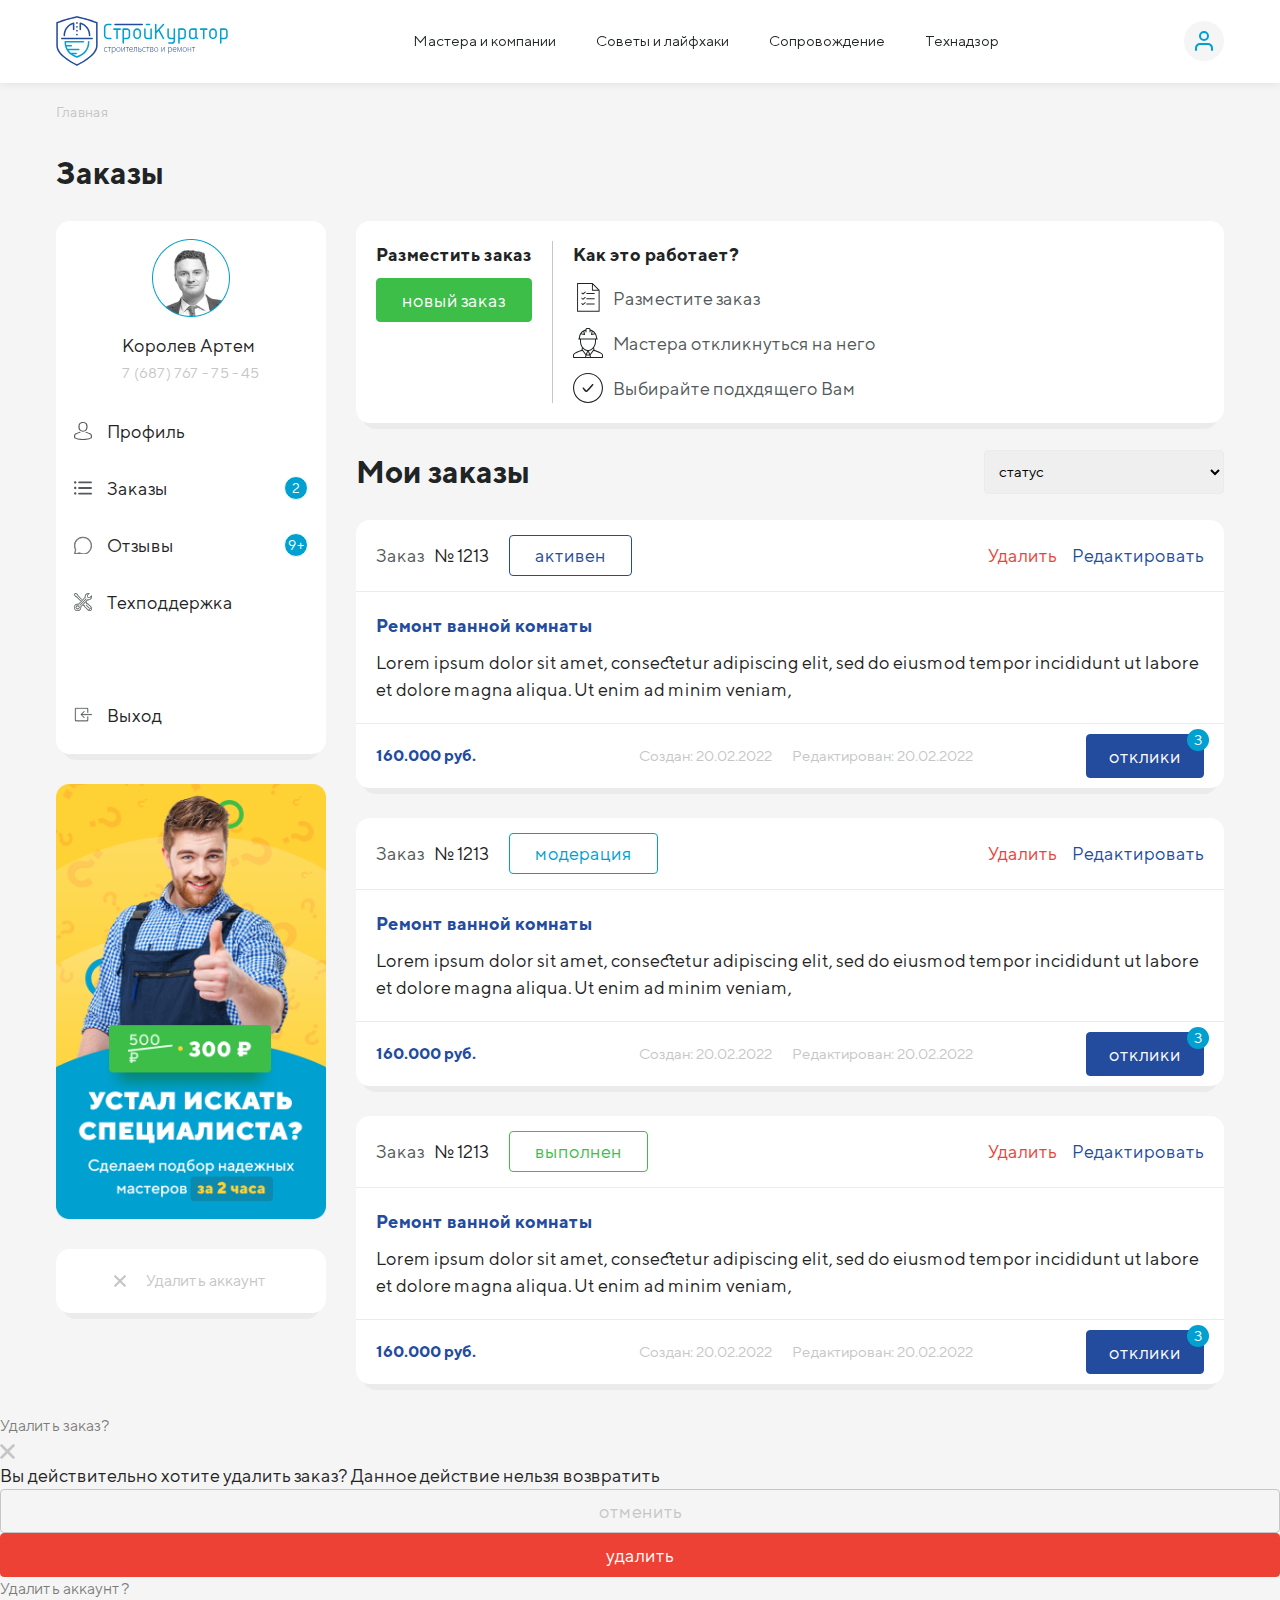
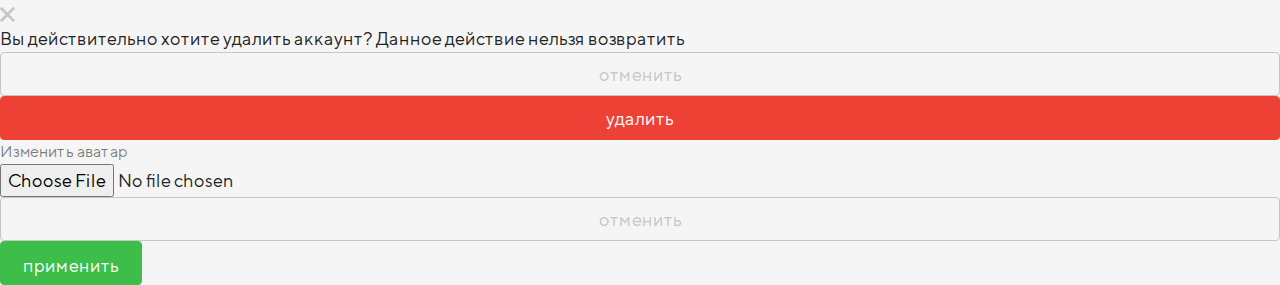
<file: order.html>
<!DOCTYPE html>
<html lang="ru">

<head>
  <meta charset="UTF-8">
  <meta http-equiv="X-UA-Compatible" content="IE=edge">
  <link rel="stylesheet" href="css/bootstrap.min.css">
  <link rel="stylesheet" href="css/style.css">
  <link rel="shortcut icon" href="img/i/favicon.svg" type="image/x-icon">
  <meta name="viewport" content="width=device-width, initial-scale=1.0">
  <script src="https://cdn.jsdelivr.net/npm/bootstrap@5.0.2/dist/js/bootstrap.min.js" integrity="sha384-cVKIPhGWiC2Al4u+LWgxfKTRIcfu0JTxR+EQDz/bgldoEyl4H0zUF0QKbrJ0EcQF" crossorigin="anonymous"></script>
  <title>Заказы</title>
</head>

<body>
  <!--?--для лучшего восприятия комментариев-->
  <!--*--плагин'Better Comments'(Aaron Bond)-->

  <!--!-----------0----HEADER----0------------->

  <header class="header">
    <div class="container-fluid">
      <div class="header__inner">

        <!--?-------------------------->
        <!--*from--320px--to--576px---->
        <!--?-------------------------->
        <div class="header__res320">
          <div class="header__l-side">
            <svg class="header__logo">
              <use xlink:href="img/i/sprite.svg#logo1"></use>
            </svg>
          </div>
          <div class="header__r-side">
            <!--todo--profile-btn-->
            <svg class="header__profile-btn">
              <use xlink:href="img/i/sprite.svg#b0-01-profile-menu"></use>
            </svg>
            <!--todo--burger-btn-->
            <svg class="header__burger-btn">
              <use xlink:href="img/i/sprite.svg#b0-02-burger-menu"></use>
            </svg>
            <!--todo--profile-bar-->
            <div class="profile-bar">
              <div class="profile profile_320">
                <div class="profile__user-info">
                  <!--<div class="profile__user-left-side">
                    <picture>
                      <source srcset="img/b0-header/clientLogo.png">
                      <img src="img/b0-header/clientLogo.png" alt="clientLogo">
                    </picture>
                  </div>-->
                  <div class="profile__user-right-side">
                    <div class="profile__user-name">Королев Артем</div>
                    <div class="profile__user-phone">7 (687) 767 - 75 - 45</div>
                  </div>
                </div>
                <nav class="profile__nav">
                  <ul class="profile__list">
                    <!--todo--Профиль-->
                    <li class="profile__item">
                      <a href="/index.html" class="profile__link">
                        <div class="profile__text-wrap">
                          <svg class="profile__logo">
                            <use xlink:href="img/i/sprite.svg#b1-11-icon-user"></use>
                          </svg>
                          <div class="profile__text">Профиль</div>
                        </div>
                      </a>
                    </li>
                    <!--todo--Заказы-->
                    <li class="profile__item profile__attention-wrap">
                      <a href="/order.html" class="profile__link">
                        <div class="profile__text-wrap">
                          <svg class="profile__logo">
                            <use xlink:href="img/i/sprite.svg#b1-12-icon-menu"></use>
                          </svg>
                          <div class="profile__text">Заказы</div>
                        </div>
                        <span class="profile__attention">2</span>
                      </a>
                    </li>
                    <!--todo--Отзывы-->
                    <li class="profile__item profile__attention-wrap">
                      <a href="/feedback.html" class="profile__link">
                        <div class="profile__text-wrap">
                          <svg class="profile__logo">
                            <use xlink:href="img/i/sprite.svg#b1-13-icon-message"></use>
                          </svg>
                          <div class="profile__text">Отзывы</div>
                        </div>
                        <span class="profile__attention">9+</span>
                      </a>
                    </li>
                    <!--todo--Техподдержка-->
                    <li class="profile__item">
                      <a href="#" class="profile__link">
                        <div class="profile__text-wrap">
                          <svg class="profile__logo">
                            <use xlink:href="img/i/sprite.svg#b1-14-icon-support"></use>
                          </svg>
                          <div class="profile__text">Техподдержка</div>
                        </div>
                      </a>
                    </li>
                  </ul>
                  <!--todo--выход-->
                  <div class="profile__item">
                    <a href="#" class="profile__link profile__exit">
                      <div class="profile__text-wrap">
                        <svg class="profile__logo">
                          <use xlink:href="img/i/sprite.svg#b1-15-icon-exit"></use>
                        </svg>
                        <div class="profile__text_exit profile__text">Выход</div>
                      </div>
                    </a>
                  </div>
                </nav>
              </div>
            </div>
            <div class="burger"></div>
          </div>
        </div>

        <!--?-------------------------->
        <!--*from--576px--to--992px---->
        <!--?-------------------------->
        <div class="header__res576">
          <svg class="header__burger-btn">
            <use xlink:href="img/i/sprite.svg#b0-02-burger-menu"></use>
          </svg>
          <svg class="header__logo">
            <use xlink:href="img/i/sprite.svg#logo2"></use>
          </svg>
          <div class="header__r-side">
            <svg class="header__profile-btn">
              <use xlink:href="img/i/sprite.svg#b0-01-profile-menu"></use>
            </svg>
            <!--todo--profile-bar-->
            <div class="profile-bar">
              <div class="profile profile_320">
                <div class="profile__user-info">
                  <!--<div class="profile__user-left-side">
                    <picture>
                      <source srcset="img/b0-header/clientLogo.png">
                      <img src="img/b0-header/clientLogo.png" alt="clientLogo">
                    </picture>
                  </div>-->
                  <div class="profile__user-right-side">
                    <div class="profile__user-name">Королев Артем</div>
                    <div class="profile__user-phone">7 (687) 767 - 75 - 45</div>
                  </div>
                </div>
                <nav class="profile__nav">
                  <ul class="profile__list">
                    <!--todo--Профиль-->
                    <li class="profile__item">
                      <a href="/index.html" class="profile__link">
                        <div class="profile__text-wrap">
                          <svg class="profile__logo">
                            <use xlink:href="img/i/sprite.svg#b1-11-icon-user"></use>
                          </svg>
                          <div class="profile__text">Профиль</div>
                        </div>
                      </a>
                    </li>
                    <!--todo--Заказы-->
                    <li class="profile__item profile__attention-wrap">
                      <a href="/order.html" class="profile__link">
                        <div class="profile__text-wrap">
                          <svg class="profile__logo">
                            <use xlink:href="img/i/sprite.svg#b1-12-icon-menu"></use>
                          </svg>
                          <div class="profile__text">Заказы</div>
                        </div>
                        <span class="profile__attention">2</span>
                      </a>
                    </li>
                    <!--todo--Отзывы-->
                    <li class="profile__item profile__attention-wrap">
                      <a href="/feedback.html" class="profile__link">
                        <div class="profile__text-wrap">
                          <svg class="profile__logo">
                            <use xlink:href="img/i/sprite.svg#b1-13-icon-message"></use>
                          </svg>
                          <div class="profile__text">Отзывы</div>
                        </div>
                        <span class="profile__attention">9+</span>
                      </a>
                    </li>
                    <!--todo--Техподдержка-->
                    <li class="profile__item">
                      <a href="#" class="profile__link">
                        <div class="profile__text-wrap">
                          <svg class="profile__logo">
                            <use xlink:href="img/i/sprite.svg#b1-14-icon-support"></use>
                          </svg>
                          <div class="profile__text">Техподдержка</div>
                        </div>
                      </a>
                    </li>
                  </ul>
                  <!--todo--выход-->
                  <div class="profile__item">
                    <a href="#" class="profile__link profile__exit">
                      <div class="profile__text-wrap">
                        <svg class="profile__logo">
                          <use xlink:href="img/i/sprite.svg#b1-15-icon-exit"></use>
                        </svg>
                        <div class="profile__text_exit profile__text">Выход</div>
                      </div>
                    </a>
                  </div>
                </nav>
              </div>
            </div>
          </div>
        </div>

        <!--?------------------------->
        <!--*from--992px--to--2kpx---->
        <!--?------------------------->
        <div class="header__res992">
          <svg class="header__logo">
            <use xlink:href="img/i/sprite.svg#logo2"></use>
          </svg>
          <nav class="header__nav">
            <ul class="header__nav-list">
              <li class="header__nav-item">
                <a href="" class="header__nav-link">Мастера и компании</a></li>
              <li class="header__nav-item">
                <a href="" class="header__nav-link">Советы и лайфхаки</a></li>
              <li class="header__nav-item">
                <a href="" class="header__nav-link">Сопровождение</a></li>
              <li class="header__nav-item">
                <a href="" class="header__nav-link">Технадзор</a></li>
            </ul>
          </nav>
          <svg class="header__profile-btn">
            <use xlink:href="img/i/sprite.svg#b0-01-profile-menu"></use>
          </svg>
          <!--todo--profile-bar-->
          <div class="profile-bar">
            <div class="profile profile_320">
              <div class="profile__user-info">
                <!--<div class="profile__user-left-side">
                  <picture>
                    <source srcset="img/b0-header/clientLogo.png">
                    <img src="img/b0-header/clientLogo.png" alt="clientLogo">
                  </picture>
                </div>-->
                <div class="profile__user-right-side">
                  <div class="profile__user-name">Королев Артем</div>
                  <div class="profile__user-phone">7 (687) 767 - 75 - 45</div>
                </div>
              </div>
              <nav class="profile__nav">
                <ul class="profile__list">
                  <!--todo--Профиль-->
                  <li class="profile__item">
                    <a href="/index.html" class="profile__link">
                      <div class="profile__text-wrap">
                        <svg class="profile__logo">
                          <use xlink:href="img/i/sprite.svg#b1-11-icon-user"></use>
                        </svg>
                        <div class="profile__text">Профиль</div>
                      </div>
                    </a>
                  </li>
                  <!--todo--Заказы-->
                  <li class="profile__item profile__attention-wrap">
                    <a href="/order.html" class="profile__link">
                      <div class="profile__text-wrap">
                        <svg class="profile__logo">
                          <use xlink:href="img/i/sprite.svg#b1-12-icon-menu"></use>
                        </svg>
                        <div class="profile__text">Заказы</div>
                      </div>
                      <span class="profile__attention">2</span>
                    </a>
                  </li>
                  <!--todo--Отзывы-->
                  <li class="profile__item profile__attention-wrap">
                    <a href="/feedback.html" class="profile__link">
                      <div class="profile__text-wrap">
                        <svg class="profile__logo">
                          <use xlink:href="img/i/sprite.svg#b1-13-icon-message"></use>
                        </svg>
                        <div class="profile__text">Отзывы</div>
                      </div>
                      <span class="profile__attention">9+</span>
                    </a>
                  </li>
                  <!--todo--Техподдержка-->
                  <li class="profile__item">
                    <a href="#" class="profile__link">
                      <div class="profile__text-wrap">
                        <svg class="profile__logo">
                          <use xlink:href="img/i/sprite.svg#b1-14-icon-support"></use>
                        </svg>
                        <div class="profile__text">Техподдержка</div>
                      </div>
                    </a>
                  </li>
                </ul>
                <!--todo--выход-->
                <div class="profile__item">
                  <a href="#" class="profile__link profile__exit">
                    <div class="profile__text-wrap">
                      <svg class="profile__logo">
                        <use xlink:href="img/i/sprite.svg#b1-15-icon-exit"></use>
                      </svg>
                      <div class="profile__text_exit profile__text">Выход</div>
                    </div>
                  </a>
                </div>
              </nav>
            </div>
          </div>
        </div>
      </div>
    </div>

  </header>

  <main>
    <!--!-----------1----HERO----1------------->

    <section class="hero" >
      <div class="container-fluid">
        <nav class="hero__nav-chain">
          <a href="#">Главная</a>
        </nav>
        <h1 class="title">Заказы</h1>
        <div class="hero__inner row">
          <div class="hero__left-side col-xs-12 col-sm-5 col-md-4 col-lg-3 mb-3">
            <!--todo--profile-bar-->
            <div class="profile block">
              <div class="profile__user-info">

                <!--*--modal-btn-->
                <div data-modal-button="user-avatar-edit" class="profile__user-left-side">
                  <picture class="profile__pic-edit pic-edit">
                    <svg class="pic-edit__icon">
                      <use xlink:href="img/i/sprite.svg#b0-04-pic-edit"></use>
                    </svg>
                    <source srcset="img/b0-header/clientLogo.png">
                    <img src="img/b0-header/clientLogo.png" alt="clientLogo">
                  </picture>
                </div>

                <div class="profile__user-right-side">
                  <div class="profile__user-name">Королев Артем</div>
                  <div class="profile__user-phone">7 (687) 767 - 75 - 45</div>
                </div>
              </div>
              <nav class="profile__nav">
                <ul class="profile__list">
                  <!--todo--Профиль-->
                  <li class="profile__item">
                    <a href="/index.html" class="profile__link">
                      <div class="profile__text-wrap">
                        <svg class="profile__logo">
                          <use xlink:href="img/i/sprite.svg#b1-11-icon-user"></use>
                        </svg>
                        <div class="profile__text text">Профиль</div>
                      </div>
                    </a>
                  </li>
                  <!--todo--Заказы-->
                  <li class="profile__item profile__attention-wrap">
                    <a href="/order.html" class="profile__link">
                      <div class="profile__text-wrap">
                        <svg class="profile__logo">
                          <use xlink:href="img/i/sprite.svg#b1-12-icon-menu"></use>
                        </svg>
                        <div class="profile__text text">Заказы</div>
                      </div>
                      <span class="profile__attention">2</span>
                    </a>
                  </li>
                  <!--todo--Отзывы-->
                  <li class="profile__item profile__attention-wrap">
                    <a href="/feedback.html" class="profile__link">
                      <div class="profile__text-wrap">
                        <svg class="profile__logo">
                          <use xlink:href="img/i/sprite.svg#b1-13-icon-message"></use>
                        </svg>
                        <div class="profile__text text">Отзывы</div>
                      </div>
                      <span class="profile__attention">9+</span>
                    </a>
                  </li>
                  <!--todo--Техподдержка-->
                  <li class="profile__item">
                    <a href="support.html" class="profile__link">
                      <div class="profile__text-wrap">
                        <svg class="profile__logo">
                          <use xlink:href="img/i/sprite.svg#b1-14-icon-support"></use>
                        </svg>
                        <div class="profile__text text">Техподдержка</div>
                      </div>
                    </a>
                  </li>
                </ul>
                <!--todo--выход-->
                <div class="profile__item">
                  <a href="#" class="profile__link profile__exit">
                    <div class="profile__text-wrap">
                      <svg class="profile__logo">
                        <use xlink:href="img/i/sprite.svg#b1-15-icon-exit"></use>
                      </svg>
                      <div class="profile__text profile__text_exit text">Выход</div>
                    </div>
                  </a>
                </div>
              </nav>
            </div>

             <!--todo--banner-->
            <div class="hero__banner-576">
              <a href="#" class="banner">
                <picture>
                  <source srcset="img/b01-banner/banner.png">
                  <img src="img/b01-banner/banner.png" alt="banner">
                </picture>
              </a>

              <!--*--modal-btn--(account-delete-УДАЛЕНИЕ-АККАУНТА)-->
              <div data-modal-button="account-delete" class="delete block">
                <svg class="delete__cross">
                  <use xlink:href="img/i/sprite.svg#b2-01-cross"></use>
                </svg>
                <div class="delete__text">Удалить аккаунт</div>
              </div>

            </div>
          </div>
          <div class="hero__right-side col">

            <!--!--размещение-заказа-->
            <div class="hero__make-order make-order block">
              <div class="make-order__left-side">
                <div class="text text_theme_bold">Разместить заказ</div>
                <!--*--modal-btn-(create-order-СОЗАТЬ-ЗАКАЗ)-->
                <button  data-bs-toggle="modal" data-bs-target="#makeOrder" class="make-order__butn butn butn_theme_success">новый заказ</button>
              </div>
              <div class="make-order__right-side">
                <div class="text text_theme_bold">Как это работает?</div>
                <ul class="make-order__list">
                  <li class="make-order__item">
                    <svg class="make-order__icon">
                      <use xlink:href="img/i/sprite.svg#p2-b1-01-list"></use>
                    </svg>
                    <div class="text text_theme_gray">Разместите заказ</div>
                  </li>
                  <li class="make-order__item">
                    <svg class="make-order__icon">
                      <use xlink:href="img/i/sprite.svg#p2-b1-02-engineer"></use>
                    </svg>
                    <div class="text text_theme_gray">Мастера откликнуться на него</div>
                  </li>
                  <li class="make-order__item">
                    <svg class="make-order__icon">
                      <use xlink:href="img/i/sprite.svg#p2-b1-03-complete"></use>
                    </svg>
                    <div class="text text_theme_gray">Выбирайте подхдящего Вам</div>
                  </li>
                </ul>
              </div>
            </div>

            <!--!--дропдаун-->
            <div class="hero__my-order my-order">
              <h2 class="title">Мои заказы</h2>
              <select name="" id="" class="my-order__select">
                <option value="status">статус</option>
              </select>
            </div>

            <!--!--карточка-->
            <ul class="my-order__list">
              <li class="my-order__order-card order-card block">
                <!--?--header-->
                <div class="order-card__header">
                  <div class="order-card__left-side">
                    <div class="order-card__info">
                      <div class="text text_theme_gray">Заказ</div>
                      <div class="text order-card__number">№ 1213</div>
                    </div>
                    <div class="order-card__status status status_theme_active">активен</div>
                  </div>
                  <div class="order-card__right-side">
                    <span class="order-card__edit-btn text text_theme_blue">Редактировать</span>
                    <!--*--modal-btn--(description-delete)-->
                    <span class="order-card__delete-btn text text_theme_red" data-modal-button="description-delete">Удалить</span>
                  </div>
                </div>
                <!--?--body-->
                <div class="order-card__body">
                  <div class="order-card__head">Ремонт ванной комнаты</div>
                  <div class="text">Lorem ipsum dolor sit amet, consectetur adipiscing elit, sed do eiusmod tempor incididunt ut labore et dolore magna aliqua. Ut enim ad minim veniam,</div>
                </div>
                <!--?--footer-->
                <div class="order-card__footer">
                  <div class="order-card__top">
                    <div class="order-card__price">160.000 руб.</div>
                    <div class="order-card__between">
                      <div class="text text_theme_empty order-card__found">Создан: 20.02.2022</div>
                      <div class="text text_theme_empty order-card__edited">Редактирован: 20.02.2022</div>
                    </div>
                    <a href="/response.html" class="order-card__butn butn butn_theme_active butn_count">отклики</a>
                  </div>
                  <div class="order-card__bot">
                    <div class="text text_theme_empty">Создан: 20.02.2022</div>
                    <div class="text text_theme_empty">Редактирован: 20.02.2022</div>
                  </div>
                </div>
              </li>
            </ul>
            <!--!--карточка-->
            <ul class="my-order__list">
              <li class="my-order__order-card order-card block">
                <!--?--header-->
                <div class="order-card__header">
                  <div class="order-card__left-side">
                    <div class="order-card__info">
                      <div class="text text_theme_gray">Заказ</div>
                      <div class="text order-card__number">№ 1213</div>
                    </div>
                    <div class="order-card__status status status_theme_moderation">модерация</div>
                  </div>
                  <div class="order-card__right-side">
                    <span class="order-card__edit-btn text text_theme_blue">Редактировать</span>
                    <!--*--modal-btn--(description-delete)-->
                    <span class="order-card__delete-btn text text_theme_red" data-modal-button="description-delete">Удалить</span>
                  </div>
                </div>
                <!--?--body-->
                <div class="order-card__body">
                  <div class="order-card__head">Ремонт ванной комнаты</div>
                  <div class="text">Lorem ipsum dolor sit amet, consectetur adipiscing elit, sed do eiusmod tempor incididunt ut labore et dolore magna aliqua. Ut enim ad minim veniam,</div>
                </div>
                <!--?--footer-->
                <div class="order-card__footer">
                  <div class="order-card__top">
                    <div class="order-card__price">160.000 руб.</div>
                    <div class="order-card__between">
                      <div class="text text_theme_empty order-card__found">Создан: 20.02.2022</div>
                      <div class="text text_theme_empty order-card__edited">Редактирован: 20.02.2022</div>
                    </div>
                    <a href="/response.html" class="order-card__butn butn butn_theme_active butn_count">отклики</a>
                  </div>
                  <div class="order-card__bot">
                    <div class="text text_theme_empty">Создан: 20.02.2022</div>
                    <div class="text text_theme_empty">Редактирован: 20.02.2022</div>
                  </div>
                </div>
              </li>
            </ul>
            <!--!--карточка-->
            <ul class="my-order__list">
              <li class="my-order__order-card order-card block">
                <!--?--header-->
                <div class="order-card__header">
                  <div class="order-card__left-side">
                    <div class="order-card__info">
                      <div class="text text_theme_gray">Заказ</div>
                      <div class="text order-card__number">№ 1213</div>
                    </div>
                    <div class="order-card__status status status_theme_success">выполнен</div>
                  </div>
                  <div class="order-card__right-side">
                    <span class="order-card__edit-btn text text_theme_blue">Редактировать</span>
                    <!--*--modal-btn--(description-delete)-->
                    <span class="order-card__delete-btn text text_theme_red" data-modal-button="description-delete">Удалить</span>
                  </div>
                </div>
                <!--?--body-->
                <div class="order-card__body">
                  <div class="order-card__head">Ремонт ванной комнаты</div>
                  <div class="text">Lorem ipsum dolor sit amet, consectetur adipiscing elit, sed do eiusmod tempor incididunt ut labore et dolore magna aliqua. Ut enim ad minim veniam,</div>
                </div>
                <!--?--footer-->
                <div class="order-card__footer">
                  <div class="order-card__top">
                    <div class="order-card__price">160.000 руб.</div>
                    <div class="order-card__between">
                      <div class="text text_theme_empty order-card__found">Создан: 20.02.2022</div>
                      <div class="text text_theme_empty order-card__edited">Редактирован: 20.02.2022</div>
                    </div>
                    <a href="/response.html" class="order-card__butn butn butn_theme_active butn_count">отклики</a>
                  </div>
                  <div class="order-card__bot">
                    <div class="text text_theme_empty">Создан: 20.02.2022</div>
                    <div class="text text_theme_empty">Редактирован: 20.02.2022</div>
                  </div>
                </div>
              </li>
            </ul>

          </div>
        </div>
      </div>
    </section>

    <!--*--modal-card--(create-order-СОЗАТЬ-ЗАКАЗ)-->
    <!--<div id="make-order" data-modal class="hidden fade-block fade-block__opened" >-->
    <div class="modal fade" id="makeOrder" tabindex="-1" aria-labelledby="makeorder" aria-hidden="true">
      <!--<div class="modal-card modal-card_mobile">-->
      <div class="modal-dialog">
        <!--<div class="modal-card__window modal-card_mobile__window">-->
        <div class="modal-content">
          <!--заголовок-->
          <h5 class="modal-header modal-title modal-card__header head-bb d-flex align-items-center " id="makeorder">
            <div class="text text_theme_bold ">Создать заказ</div>
            <a href="/order.html" class="modal-card__delete">
              <svg class="cross">
                <use xlink:href="img/i/sprite.svg#b2-01-cross"></use>
              </svg>
            </a>
          </h5>
          <!--контент-->
          <div class="modal-body modal-card__body text">
            <ul class="input-bar">
              <!--todo--Название заказа-->
              <li class="input-bar__wrap mb-2">
                <div class="">
                  <label for="order-name" class="text">Название заказа</label>
                  <input type="text" class="form-control form-control-sm text" id="order-name" placeholder="Введите название">
                </div>
              </li>
              <!--todo--Срок выполнения работ-->
              <li class="input-bar__wrap mb-2">
                <div class="">
                  <label for="order-time" class="text">Срок выполнения работ</label>
                  <input type="text" class="form-control form-control-sm text" id="order-time" placeholder="Введите сроки">
                </div>
              </li>
              <!--todo--Бюджет-->
              <li class="input-bar__wrap mb-2">
                <div class="">
                  <label for="order-price" class="text">Бюджет</label>
                  <input type="text" class="form-control form-control-sm text" id="order-price" placeholder="Введите Ваш бюжет">
                </div>
              </li>
              <!--todo--Регион/Город-->
              <li class="input-bar__wrap mb-2">
                <div class="">
                  <label for="order-address" class="text">Регион/Город</label>
                  <input type="text" class="form-control form-control-sm text" id="order-address" placeholder="Введите адрес">
                </div>
              </li>
              <!--todo--Категория услуг-->
              <li class="input-bar__wrap mb-2">
                <div class="">
                  <label for="order-type" class="text">Категория услуг</label>
                  <input type="text" class="form-control form-control-sm text" id="order-type" placeholder="Введите категорию">
                </div>
              </li>
              <!--?--Категория-услуг--(теги)-->
              <ul class="categories-tag">
                <!--тег-->
                <li class="categories-tag__item mb-1 d-flex align-items-center justify-content-between">
                  <div class="text">Ремонт квартир</div>
                  <svg class="cross_small">
                    <use xlink:href="img/i/sprite.svg#b2-01-cross"></use>
                  </svg>
                </li>
                <!--тег-->
                <li class="categories-tag__item mb-1 d-flex align-items-center justify-content-between">
                  <div class="text">Ремонт квартир</div>
                  <svg class="cross_small">
                    <use xlink:href="img/i/sprite.svg#b2-01-cross"></use>
                  </svg>
                </li>
                <!--тег-->
                <li class="categories-tag__item mb-1 d-flex align-items-center justify-content-between">
                  <div class="text">Ремонт квартир</div>
                  <svg class="cross_small">
                    <use xlink:href="img/i/sprite.svg#b2-01-cross"></use>
                  </svg>
                </li>
                <!--тег-->
                <li class="categories-tag__item mb-1 d-flex align-items-center justify-content-between">
                  <div class="text">Ремонт квартир</div>
                  <svg class="cross_small">
                    <use xlink:href="img/i/sprite.svg#b2-01-cross"></use>
                  </svg>
                </li>
                <!--тег-->
                <li class="categories-tag__item mb-1 d-flex align-items-center justify-content-between">
                  <div class="text">Ремонт квартир</div>
                  <svg class="cross_small">
                    <use xlink:href="img/i/sprite.svg#b2-01-cross"></use>
                  </svg>
                </li>
              </ul>
            </ul>

            <div class="mb-3 mt-3">
              <label for="formFileMultiple" class="form-label mb-1 text mt-2 text">Прикрепить текстовый файл</label>
              <input class="form-control form-control-sm text d-flex align-items-center" type="file" id="formFileMultiple" multiple>
            </div>


            <!--todo--прикрепить ФАЙЛ-->
            <!--*--modal-btn-(attach-file)-(ПРИКРЕПИТЬ ФАЙЛ)-->
            <div data-modal-button="attach-file" class="butn butn_theme_active mt-2" style="width: 100%; height: 40px;">Прикрепить текстовый файл</div>
            <!--*--modal-card--(attach-file)-(ПРИКРЕПИТЬ ФАЙЛ)-->
            <div id="attach-file" data-modal class="hidden fade-block fade-block_mobile" >
              <div class="modal-card modal-card_mobile">
                <div class="modal-card__window modal-card_mobile__window">
                  <!--заголовок-->
                  <div class="modal-card__header modal-card_mobile__header head-bb">
                    <div class="text text_theme_bold ">Создать заказ</div>
                    <a href="/order.html" class="modal-card__delete modal-card_mobile__delete">
                      <svg class="cross">
                        <use xlink:href="img/i/sprite.svg#b2-01-cross"></use>
                      </svg>
                    </a>
                  </div>
                  <!--контент-->
                  <form class="modal-card__body modal-card_mobile__body text" enctype="multipart/form-data" method="post">
                    <input type="file" name="user-avatar-edit">
                    <!--действие-->
                    <div class="modal-card__footer modal-card_mobile__footer">
                      <div data-modal-close class="modal-card__cancel butn butn_theme_empty">отменить</div>
                      <input type="submit" value="применить" class="modal-card__success butn butn_theme_success">
                    </div>
                  </form>
                </div>
              </div>
            </div>
            <!--<div class="attach-place">
              <ul class="attach-place__list">
                <li class="attach-place__item">
                  <svg class="attach-place__icon">
                    <use xlink:href="img/i/sprite.svg#attach-file-txt"></use>
                  </svg>
                  <div class="text">Техническое задание.txt</div>
                </li>
                <li class="attach-place__item">
                  <svg class="attach-place__icon">
                    <use xlink:href="img/i/sprite.svg#attach-file-txt"></use>
                  </svg>
                  <div class="text">Техническое задание.txt</div>
                </li>
              </ul>
            </div>-->

            <div class="mb-3 mt-3">
              <label for="formFileMultiple" class="form-label mb-1 text butn butn_theme_active mt-2 text text-white">Прикрепить фото</label>
              <input class="form-control text pt-1 pb-3 pl-1" style="transition: 0;" type="file" id="formFileMultiple" multiple>
            </div>

            <!--todo--прикрепить ФОТО-->
            <!--*--modal-btn-(attach-photo)-(ПРИКРЕПИТЬ ФОТО)-->
            <div data-modal-button="attach-photo" class="butn butn_theme_active mt-2" style="width: 100%; height: 40px; display: flex; align-items: center; text-align: center;">Прикрепить фото</div>
            <!--*--modal-card--(attach-photo)-(ПРИКРЕПИТЬ ФОТО)-->
            <div id="attach-photo" data-modal class="hidden fade-block fade-block_mobile" >
              <div class="modal-card modal-card_mobile">
                <div class="modal-card__window modal-card_mobile__window">
                  <!--заголовок-->
                  <div class="modal-card__header modal-card_mobile__header head-bb">
                    <div class="text text_theme_bold ">Создать заказ</div>
                    <a href="/order.html" class="modal-card__delete modal-card_mobile__delete">
                      <svg class="cross">
                        <use xlink:href="img/i/sprite.svg#b2-01-cross"></use>
                      </svg>
                    </a>
                  </div>
                  <!--контент-->
                  <form class="modal-card__body modal-card_mobile__body text" enctype="multipart/form-data" method="post">
                    <input type="file" name="user-avatar-edit">
                    <!--действие-->
                    <div class="modal-card__footer modal-card_mobile__footer">
                      <div data-modal-close class="modal-card__cancel butn butn_theme_empty">отменить</div>
                      <input type="submit" value="применить" class="modal-card__success butn butn_theme_success">
                    </div>
                  </form>
                </div>
              </div>
            </div>
            <!--<div class="attach-place">
              <ul class="attach-place__list">
                <li class="attach-place__item">
                  <svg class="attach-place__icon">
                    <use xlink:href="img/i/sprite.svg#attach-file-png"></use>
                  </svg>
                  <div class="text">Фото ванной.png</div>
                </li>
                <li class="attach-place__item">
                  <svg class="attach-place__icon">
                    <use xlink:href="img/i/sprite.svg#attach-file-png"></use>
                  </svg>
                  <div class="text">Фото ванной.png</div>
                </li>
              </ul>
            </div>-->


          </div>
          <!--действие-->
          <div class="modal-footer modal-card__footer_description">
            <div data-modal-close class="modal-card__cancel butn butn_theme_empty">отменить</div>
            <a href="/order.html" class="modal-card__delete butn butn_theme_red">удалить</a>
          </div>
        </div>
      </div>
    </div>

    <!--*--modal-card--(description-delete-УДАЛЕНИЕ-ЗАКАЗА)-->
    <div id="description-delete" data-modal class="hidden fade-block" >
      <div class="modal-card">
        <div class="modal-card__window">
          <div class="modal-card__header">
            <div class="text-black-50">Удалить заказ?</div>
            <a href="/order.html" class="modal-card__delete">
              <svg class="cross">
                <use xlink:href="img/i/sprite.svg#b2-01-cross"></use>
              </svg>
            </a>
          </div>
          <div class="modal-card__body text">
            <span>Вы действительно хотите удалить заказ?</span>
            <span>Данное действие нельзя возвратить</span>
          </div>
          <div class="modal-card__footer_description">
            <div data-modal-close class="modal-card__cancel butn butn_theme_empty">отменить</div>
            <a href="/order.html" class="modal-card__delete butn butn_theme_red">удалить</a>
          </div>
        </div>
      </div>
    </div>

    <!--*--modal-card--(account-delete-УДАЛЕНИЕ-АККАУНТА)-->
    <div id="account-delete" data-modal class="hidden fade-block" >
      <div class="modal-card">
        <div class="modal-card__window">
          <div class="modal-card__header">
            <div class="text-black-50">Удалить аккаунт?</div>
            <a href="/order.html" class="modal-card__delete">
              <svg class="cross">
                <use xlink:href="img/i/sprite.svg#b2-01-cross"></use>
              </svg>
            </a>
          </div>
          <div class="modal-card__body text">
            <span>Вы действительно хотите удалить аккаунт?</span>
            <span>Данное действие нельзя возвратить</span>
          </div>
          <div class="modal-card__footer_description">
            <div data-modal-close class="modal-card__cancel butn butn_theme_empty">отменить</div>
            <a href="/order.html" class="modal-card__delete butn butn_theme_red">удалить</a>
          </div>
        </div>
      </div>
    </div>

    <!--*--modal-card--(avatarEdit)-->
    <div id="user-avatar-edit" data-modal class="hidden fade-block" >
      <div class="modal-card">
        <div class="modal-card__window">
          <div class="modal-card__header text-black-50">Изменить аватар</div>
          <form class="modal-card__body text" enctype="multipart/form-data" method="post">
            <input type="file" name="user-avatar-edit">
            <div class="modal-card__footer">
              <div data-modal-close class="modal-card__cancel butn butn_theme_empty">отменить</div>
              <input type="submit" value="применить" class="modal-card__success butn butn_theme_success">
            </div>
          </form>
        </div>
      </div>
    </div>

    <!--!-----------2----ADDITIONAL----2-----320px----->

    <section class="additional">
      <div class="container-fluid">
        <div class="additional__inner">
          <a href="#" class="additional__banner banner">
            <picture>
              <source srcset="img/b01-banner/banner.png">
              <img src="img/b01-banner/banner.png" alt="banner">
            </picture>
          </a>
          <!--*--modal-btn--(account-delete-УДАЛЕНИЕ-АККАУНТА)-->
          <div data-modal-button="account-delete" class="delete block">
            <svg class="delete__cross">
              <use xlink:href="img/i/sprite.svg#b2-01-cross"></use>
            </svg>
            <div class="delete__text">Удалить аккаунт</div>
          </div>
        </div>
      </div>
    </section>
  </main>

  <!--!-----------00----FOOTER----00------------->

  <footer class="footer">
    <div class="container-fluid">
      <div class="footer__inner">

      </div>
    </div>
  </footer>

  <script src="js/bootstrap.js"></script>
  <script src="js/script.js"></script>

</body>

</html>
</file>
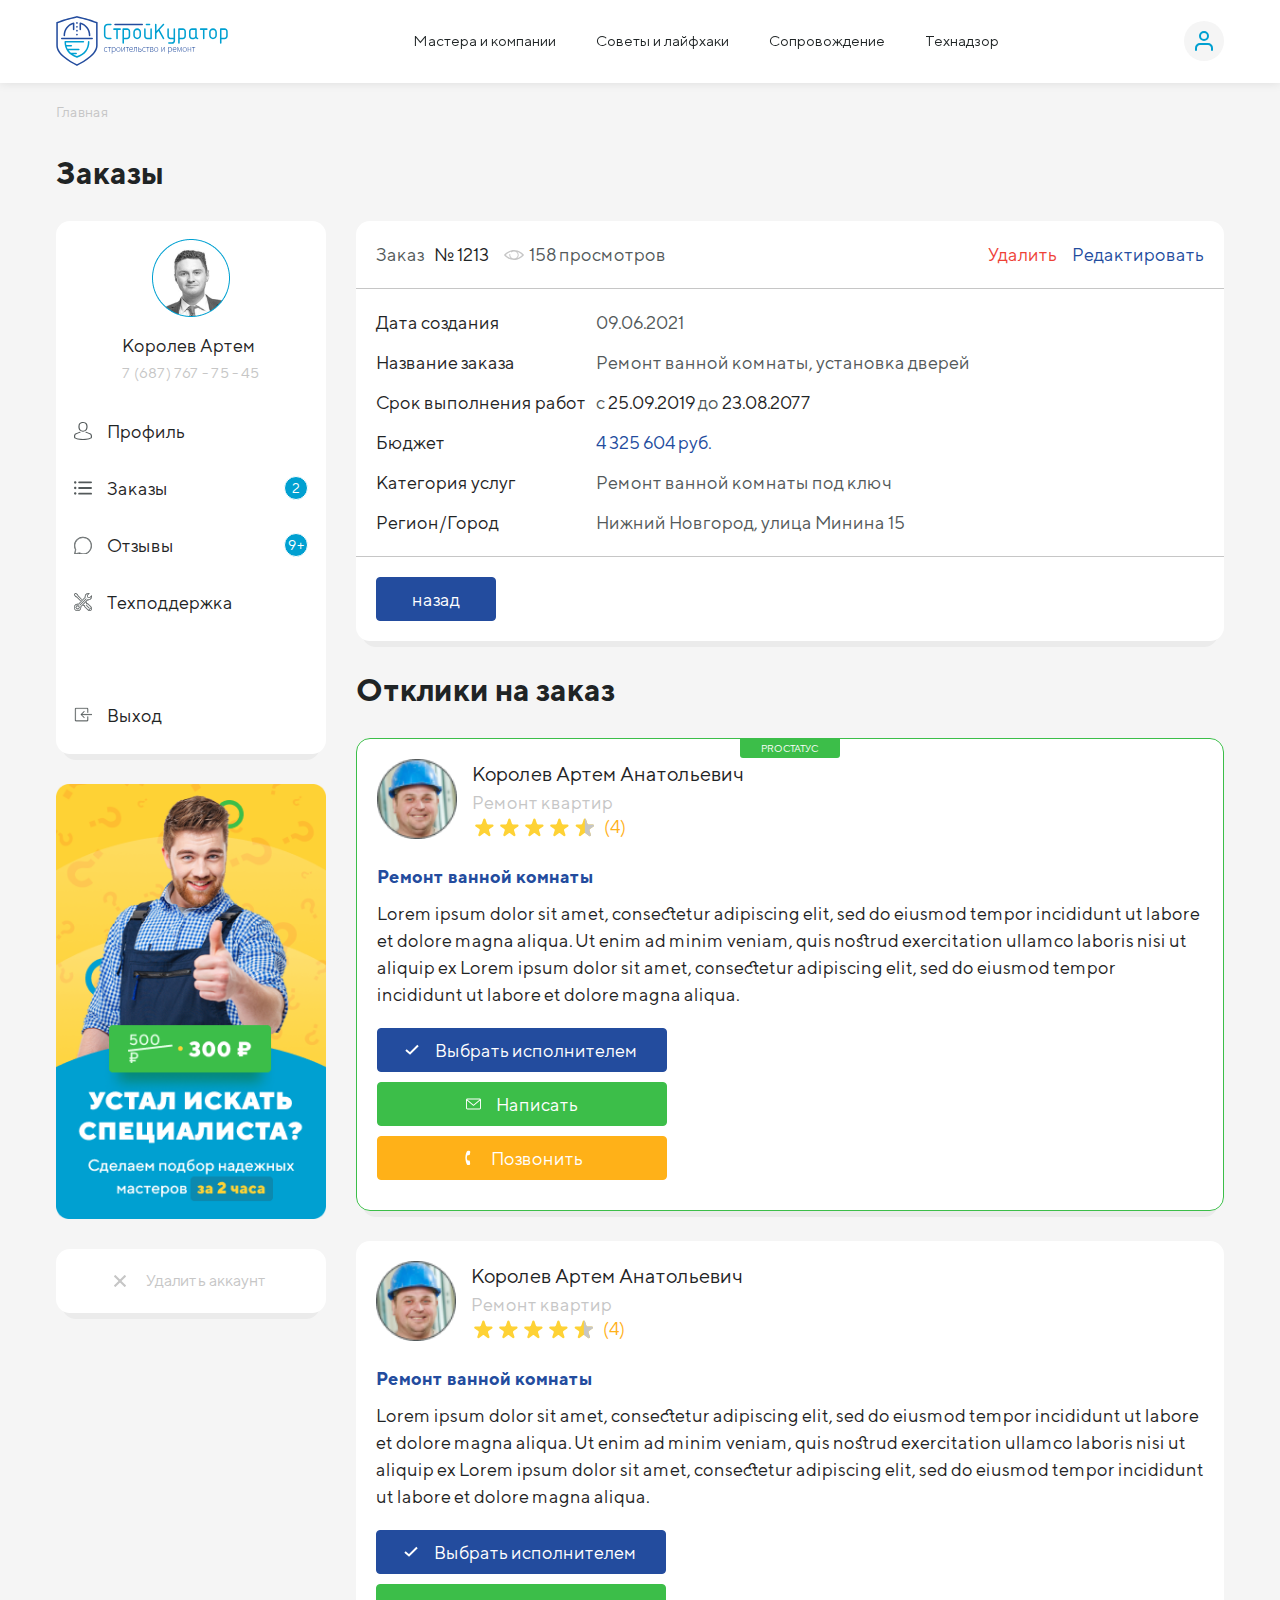
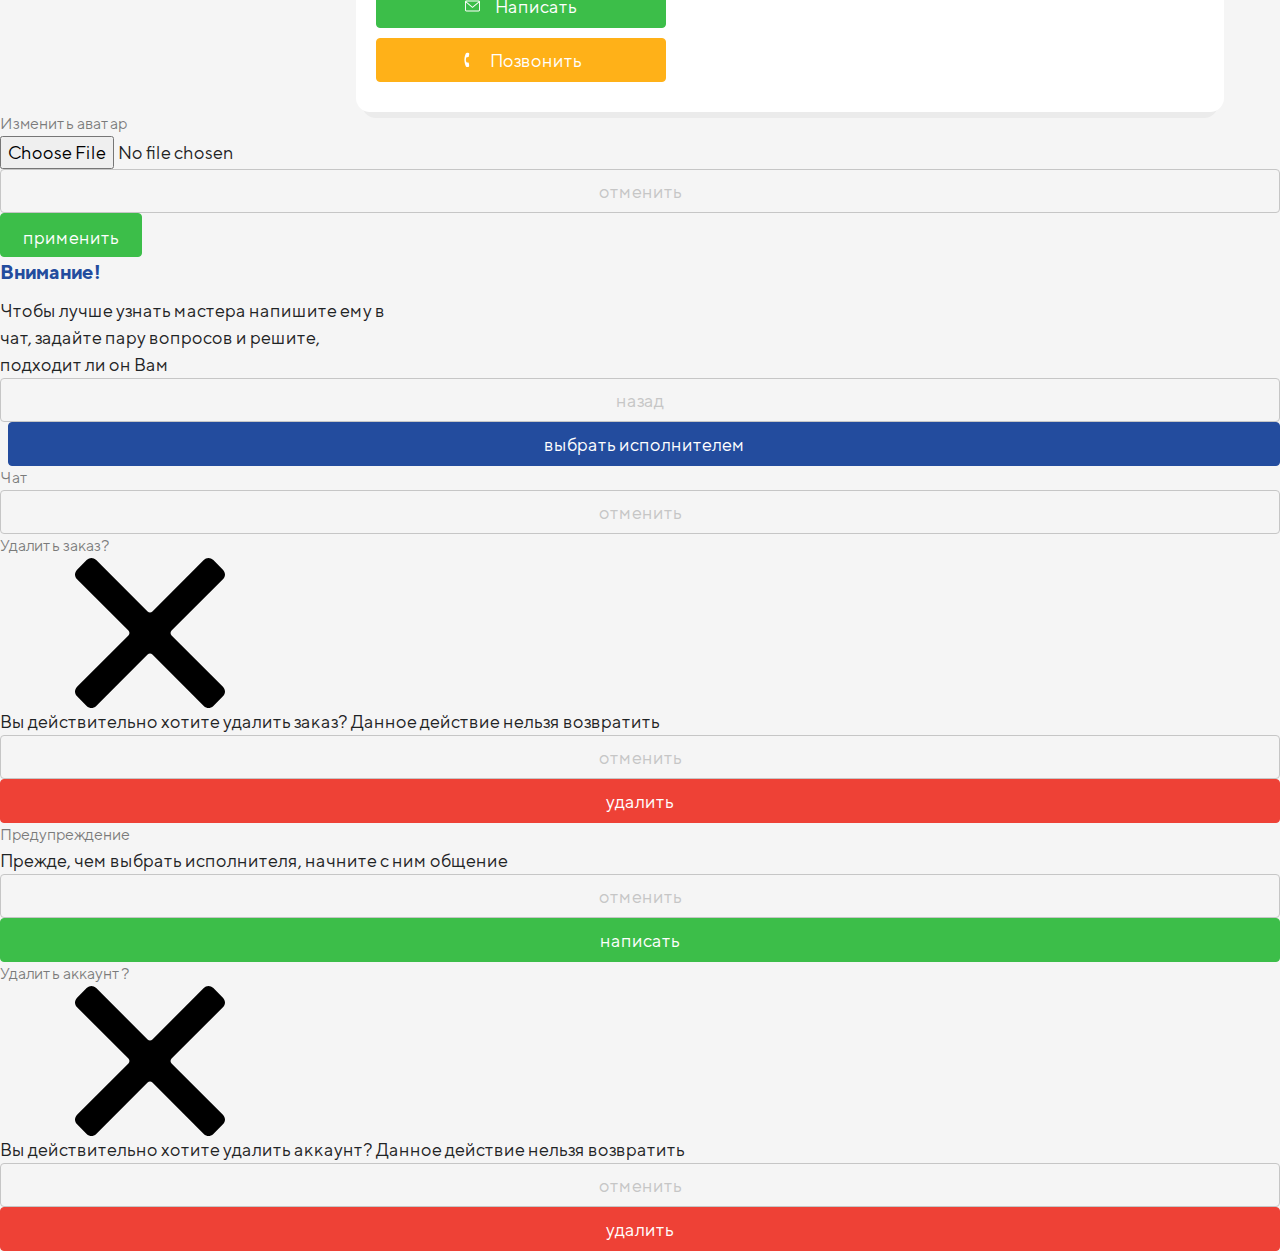
<file: response.html>
<!DOCTYPE html>
<html lang="ru">

<head>
  <meta charset="UTF-8">
  <meta http-equiv="X-UA-Compatible" content="IE=edge">
  <link rel="stylesheet" href="css/bootstrap.min.css">
  <link rel="stylesheet" href="css/style.css">
  <link rel="shortcut icon" href="img/i/favicon.svg" type="image/x-icon">
  <meta name="viewport" content="width=device-width, initial-scale=1.0">

  <title>Отклики</title>
</head>

<body>
  <!--?--для лучшего восприятия комментариев-->
  <!--*--плагин'Better Comments'(Aaron Bond)-->

  <!--!-----------0----HEADER----0------------->

  <header class="header">
    <div class="container-fluid">
      <div class="header__inner">

        <!--?-------------------------->
        <!--*from--320px--to--576px---->
        <!--?-------------------------->
        <div class="header__res320">
          <div class="header__l-side">
            <svg class="header__logo">
              <use xlink:href="img/i/sprite.svg#logo1"></use>
            </svg>
          </div>
          <div class="header__r-side">
            <!--todo--profile-btn-->
            <svg class="header__profile-btn">
              <use xlink:href="img/i/sprite.svg#b0-01-profile-menu"></use>
            </svg>
            <!--todo--burger-btn-->
            <svg class="header__burger-btn">
              <use xlink:href="img/i/sprite.svg#b0-02-burger-menu"></use>
            </svg>
            <!--todo--profile-bar-->
            <div class="profile-bar">
              <div class="profile profile_320">
                <div class="profile__user-info">
                  <!--<div class="profile__user-left-side">
                    <picture>
                      <source srcset="img/b0-header/clientLogo.png">
                      <img src="img/b0-header/clientLogo.png" alt="clientLogo">
                    </picture>
                  </div>-->
                  <div class="profile__user-right-side">
                    <div class="profile__user-name">Королев Артем</div>
                    <div class="profile__user-phone">7 (687) 767 - 75 - 45</div>
                  </div>
                </div>
                <nav class="profile__nav">
                  <ul class="profile__list">
                    <!--todo--Профиль-->
                    <li class="profile__item">
                      <a href="/index.html" class="profile__link">
                        <div class="profile__text-wrap">
                          <svg class="profile__logo">
                            <use xlink:href="img/i/sprite.svg#b1-11-icon-user"></use>
                          </svg>
                          <div class="profile__text">Профиль</div>
                        </div>
                      </a>
                    </li>
                    <!--todo--Заказы-->
                    <li class="profile__item profile__attention-wrap">
                      <a href="/order.html" class="profile__link">
                        <div class="profile__text-wrap">
                          <svg class="profile__logo">
                            <use xlink:href="img/i/sprite.svg#b1-12-icon-menu"></use>
                          </svg>
                          <div class="profile__text">Заказы</div>
                        </div>
                        <span class="profile__attention">2</span>
                      </a>
                    </li>
                    <!--todo--Отзывы-->
                    <li class="profile__item profile__attention-wrap">
                      <a href="/feedback.html" class="profile__link">
                        <div class="profile__text-wrap">
                          <svg class="profile__logo">
                            <use xlink:href="img/i/sprite.svg#b1-13-icon-message"></use>
                          </svg>
                          <div class="profile__text">Отзывы</div>
                        </div>
                        <span class="profile__attention">9+</span>
                      </a>
                    </li>
                    <!--todo--Техподдержка-->
                    <li class="profile__item">
                      <a href="#" class="profile__link">
                        <div class="profile__text-wrap">
                          <svg class="profile__logo">
                            <use xlink:href="img/i/sprite.svg#b1-14-icon-support"></use>
                          </svg>
                          <div class="profile__text">Техподдержка</div>
                        </div>
                      </a>
                    </li>
                  </ul>
                  <!--todo--выход-->
                  <div class="profile__item">
                    <a href="#" class="profile__link profile__exit">
                      <div class="profile__text-wrap">
                        <svg class="profile__logo">
                          <use xlink:href="img/i/sprite.svg#b1-15-icon-exit"></use>
                        </svg>
                        <div class="profile__text_exit profile__text">Выход</div>
                      </div>
                    </a>
                  </div>
                </nav>
              </div>
            </div>
            <div class="burger"></div>
          </div>
        </div>

        <!--?-------------------------->
        <!--*from--576px--to--992px---->
        <!--?-------------------------->
        <div class="header__res576">
          <svg class="header__burger-btn">
            <use xlink:href="img/i/sprite.svg#b0-02-burger-menu"></use>
          </svg>
          <svg class="header__logo">
            <use xlink:href="img/i/sprite.svg#logo2"></use>
          </svg>
          <div class="header__r-side">
            <svg class="header__profile-btn">
              <use xlink:href="img/i/sprite.svg#b0-01-profile-menu"></use>
            </svg>
            <!--todo--profile-bar-->
            <div class="profile-bar">
              <div class="profile profile_320">
                <div class="profile__user-info">
                  <!--<div class="profile__user-left-side">
                    <picture>
                      <source srcset="img/b0-header/clientLogo.png">
                      <img src="img/b0-header/clientLogo.png" alt="clientLogo">
                    </picture>
                  </div>-->
                  <div class="profile__user-right-side">
                    <div class="profile__user-name">Королев Артем</div>
                    <div class="profile__user-phone">7 (687) 767 - 75 - 45</div>
                  </div>
                </div>
                <nav class="profile__nav">
                  <ul class="profile__list">
                    <!--todo--Профиль-->
                    <li class="profile__item">
                      <a href="/index.html" class="profile__link">
                        <div class="profile__text-wrap">
                          <svg class="profile__logo">
                            <use xlink:href="img/i/sprite.svg#b1-11-icon-user"></use>
                          </svg>
                          <div class="profile__text">Профиль</div>
                        </div>
                      </a>
                    </li>
                    <!--todo--Заказы-->
                    <li class="profile__item profile__attention-wrap">
                      <a href="/order.html" class="profile__link">
                        <div class="profile__text-wrap">
                          <svg class="profile__logo">
                            <use xlink:href="img/i/sprite.svg#b1-12-icon-menu"></use>
                          </svg>
                          <div class="profile__text">Заказы</div>
                        </div>
                        <span class="profile__attention">2</span>
                      </a>
                    </li>
                    <!--todo--Отзывы-->
                    <li class="profile__item profile__attention-wrap">
                      <a href="/feedback.html" class="profile__link">
                        <div class="profile__text-wrap">
                          <svg class="profile__logo">
                            <use xlink:href="img/i/sprite.svg#b1-13-icon-message"></use>
                          </svg>
                          <div class="profile__text">Отзывы</div>
                        </div>
                        <span class="profile__attention">9+</span>
                      </a>
                    </li>
                    <!--todo--Техподдержка-->
                    <li class="profile__item">
                      <a href="#" class="profile__link">
                        <div class="profile__text-wrap">
                          <svg class="profile__logo">
                            <use xlink:href="img/i/sprite.svg#b1-14-icon-support"></use>
                          </svg>
                          <div class="profile__text">Техподдержка</div>
                        </div>
                      </a>
                    </li>
                  </ul>
                  <!--todo--выход-->
                  <div class="profile__item">
                    <a href="#" class="profile__link profile__exit">
                      <div class="profile__text-wrap">
                        <svg class="profile__logo">
                          <use xlink:href="img/i/sprite.svg#b1-15-icon-exit"></use>
                        </svg>
                        <div class="profile__text_exit profile__text">Выход</div>
                      </div>
                    </a>
                  </div>
                </nav>
              </div>
            </div>
          </div>
        </div>

        <!--?------------------------->
        <!--*from--992px--to--2kpx---->
        <!--?------------------------->
        <div class="header__res992">
          <svg class="header__logo">
            <use xlink:href="img/i/sprite.svg#logo2"></use>
          </svg>
          <nav class="header__nav">
            <ul class="header__nav-list">
              <li class="header__nav-item">
                <a href="" class="header__nav-link">Мастера и компании</a></li>
              <li class="header__nav-item">
                <a href="" class="header__nav-link">Советы и лайфхаки</a></li>
              <li class="header__nav-item">
                <a href="" class="header__nav-link">Сопровождение</a></li>
              <li class="header__nav-item">
                <a href="" class="header__nav-link">Технадзор</a></li>
            </ul>
          </nav>
          <svg class="header__profile-btn">
            <use xlink:href="img/i/sprite.svg#b0-01-profile-menu"></use>
          </svg>
          <!--todo--profile-bar-->
          <div class="profile-bar">
            <div class="profile profile_320">
              <div class="profile__user-info">
                <!--<div class="profile__user-left-side">
                  <picture>
                    <source srcset="img/b0-header/clientLogo.png">
                    <img src="img/b0-header/clientLogo.png" alt="clientLogo">
                  </picture>
                </div>-->
                <div class="profile__user-right-side">
                  <div class="profile__user-name">Королев Артем</div>
                  <div class="profile__user-phone">7 (687) 767 - 75 - 45</div>
                </div>
              </div>
              <nav class="profile__nav">
                <ul class="profile__list">
                  <!--todo--Профиль-->
                  <li class="profile__item">
                    <a href="/index.html" class="profile__link">
                      <div class="profile__text-wrap">
                        <svg class="profile__logo">
                          <use xlink:href="img/i/sprite.svg#b1-11-icon-user"></use>
                        </svg>
                        <div class="profile__text">Профиль</div>
                      </div>
                    </a>
                  </li>
                  <!--todo--Заказы-->
                  <li class="profile__item profile__attention-wrap">
                    <a href="/order.html" class="profile__link">
                      <div class="profile__text-wrap">
                        <svg class="profile__logo">
                          <use xlink:href="img/i/sprite.svg#b1-12-icon-menu"></use>
                        </svg>
                        <div class="profile__text">Заказы</div>
                      </div>
                      <span class="profile__attention">2</span>
                    </a>
                  </li>
                  <!--todo--Отзывы-->
                  <li class="profile__item profile__attention-wrap">
                    <a href="/feedback.html" class="profile__link">
                      <div class="profile__text-wrap">
                        <svg class="profile__logo">
                          <use xlink:href="img/i/sprite.svg#b1-13-icon-message"></use>
                        </svg>
                        <div class="profile__text">Отзывы</div>
                      </div>
                      <span class="profile__attention">9+</span>
                    </a>
                  </li>
                  <!--todo--Техподдержка-->
                  <li class="profile__item">
                    <a href="#" class="profile__link">
                      <div class="profile__text-wrap">
                        <svg class="profile__logo">
                          <use xlink:href="img/i/sprite.svg#b1-14-icon-support"></use>
                        </svg>
                        <div class="profile__text">Техподдержка</div>
                      </div>
                    </a>
                  </li>
                </ul>
                <!--todo--выход-->
                <div class="profile__item">
                  <a href="#" class="profile__link profile__exit">
                    <div class="profile__text-wrap">
                      <svg class="profile__logo">
                        <use xlink:href="img/i/sprite.svg#b1-15-icon-exit"></use>
                      </svg>
                      <div class="profile__text_exit profile__text">Выход</div>
                    </div>
                  </a>
                </div>
              </nav>
            </div>
          </div>
        </div>
      </div>
    </div>

  </header>

  <main>
    <!--!-----------1----HERO----1------------->

    <section class="hero">
      <div class="container-fluid">
        <nav class="hero__nav-chain">
          <a href="#">Главная</a>
        </nav>
        <h1 class="title">Заказы</h1>
        <div class="hero__inner row">
          <div class="hero__left-side col-xs-12 col-sm-5 col-md-4 col-lg-3 mb-3">
            <!--todo--profile-bar-->
            <div class="profile block">
              <div class="profile__user-info">

                <!--*--modal-btn-->
                <div data-modal-button="user-avatar-edit" class="profile__user-left-side">
                  <picture class="profile__pic-edit pic-edit">
                    <svg class="pic-edit__icon">
                      <use xlink:href="img/i/sprite.svg#b0-04-pic-edit"></use>
                    </svg>
                    <source srcset="img/b0-header/clientLogo.png">
                    <img src="img/b0-header/clientLogo.png" alt="clientLogo">
                  </picture>
                </div>

                <div class="profile__user-right-side">
                  <div class="profile__user-name">Королев Артем</div>
                  <div class="profile__user-phone">7 (687) 767 - 75 - 45</div>
                </div>
              </div>
              <nav class="profile__nav">
                <ul class="profile__list">
                  <!--todo--Профиль-->
                  <li class="profile__item">
                    <a href="/index.html" class="profile__link">
                      <div class="profile__text-wrap">
                        <svg class="profile__logo">
                          <use xlink:href="img/i/sprite.svg#b1-11-icon-user"></use>
                        </svg>
                        <div class="profile__text text">Профиль</div>
                      </div>
                    </a>
                  </li>
                  <!--todo--Заказы-->
                  <li class="profile__item profile__attention-wrap">
                    <a href="/order.html" class="profile__link">
                      <div class="profile__text-wrap">
                        <svg class="profile__logo">
                          <use xlink:href="img/i/sprite.svg#b1-12-icon-menu"></use>
                        </svg>
                        <div class="profile__text text">Заказы</div>
                      </div>
                      <span class="profile__attention">2</span>
                    </a>
                  </li>
                  <!--todo--Отзывы-->
                  <li class="profile__item profile__attention-wrap">
                    <a href="/feedback.html" class="profile__link">
                      <div class="profile__text-wrap">
                        <svg class="profile__logo">
                          <use xlink:href="img/i/sprite.svg#b1-13-icon-message"></use>
                        </svg>
                        <div class="profile__text text">Отзывы</div>
                      </div>
                      <span class="profile__attention">9+</span>
                    </a>
                  </li>
                  <!--todo--Техподдержка-->
                  <li class="profile__item">
                    <a href="support.html" class="profile__link">
                      <div class="profile__text-wrap">
                        <svg class="profile__logo">
                          <use xlink:href="img/i/sprite.svg#b1-14-icon-support"></use>
                        </svg>
                        <div class="profile__text text">Техподдержка</div>
                      </div>
                    </a>
                  </li>
                </ul>
                <!--todo--выход-->
                <div class="profile__item">
                  <a href="#" class="profile__link profile__exit">
                    <div class="profile__text-wrap">
                      <svg class="profile__logo">
                        <use xlink:href="img/i/sprite.svg#b1-15-icon-exit"></use>
                      </svg>
                      <div class="profile__text profile__text_exit text">Выход</div>
                    </div>
                  </a>
                </div>
              </nav>
            </div>

             <!--todo--banner-->
            <div class="hero__banner-576">
              <a href="#" class="banner">
                <picture>
                  <source srcset="img/b01-banner/banner.png">
                  <img src="img/b01-banner/banner.png" alt="banner">
                </picture>
              </a>

              <!--*--modal-btn--(account-delete-УДАЛЕНИЕ-АККАУНТА)-->
              <div data-modal-button="account-delete" class="delete block">
                <svg class="delete__cross">
                  <use xlink:href="img/i/sprite.svg#b2-01-cross"></use>
                </svg>
                <div class="delete__text">Удалить аккаунт</div>
              </div>

            </div>
          </div>
          <div class="hero__right-side col">
            <!--?--описание-заказа-->
            <div class="hero__description description block">
              <!--?--header-->
              <div class="description__header">
                <div class="description__left-side">
                  <div class="description__info">
                    <div class="text text_theme_gray">Заказ</div>
                    <div class="text description__number">№ 1213</div>
                  </div>
                  <div class="description__view">
                    <svg class="description__eye" >
                      <use xlink:href="img/i/sprite.svg#b1-01-password-eye"></use>
                    </svg>
                    <div class="text text_theme_gray">158 просмотров</div>
                  </div>
                </div>
                <div class="description__right-side">
                  <span class="description__edit-btn text text_theme_blue">Редактировать</span>
                  <!--*--modal-btn--(description-delete)-->
                  <span data-modal-button="description-delete" class="description__edit-btn text text_theme_red">Удалить</span>
                </div>
              </div>
              <!--?--body-->
              <ul class="description__body">
                <li>
                  <div class="description__item-head text">Дата создания</div>
                  <div class="text text_theme_gray">09.06.2021</div>
                </li>
                <li>
                  <div class="description__item-head text">Название заказа</div>
                  <div class="text text_theme_gray">Ремонт ванной комнаты, установка дверей</div>
                </li>
                <li>
                  <div class="description__item-head text">Срок выполнения работ</div>
                  <div class="text">
                    <span class="text text_theme_gray">с</span>
                    25.09.2019
                    <span class="text text_theme_gray">до</span>
                    23.08.2077
                  </div>
                </li>
                <li>
                  <div class="description__item-head text">Бюджет</div>
                  <div class="text text_theme_blue">4 325 604 руб.</div>
                </li>
                <li>
                  <div class="description__item-head text">Категория услуг</div>
                  <div class="text text_theme_gray">Ремонт ванной комнаты под ключ</div>
                </li>
                <li>
                  <div class="description__item-head text">Регион/Город</div>
                  <div class="text text_theme_gray">Нижний Новгород, улица Минина 15</div>
                </li>
              </ul>
              <!--?--footer-->
              <div class="description__footer">
                <a href="/order.html" class="description__butn butn butn__link butn_theme_active">назад</a>
              </div>
            </div>
            <h2 class="hero__title_response title">Отклики на заказ</h2>

            <!--?--карточка-мастера(отклик на заказ)-->
            <div class="hero__response-card response-card block">
              <div class="privilege-status privilege-status_pro">

                <!--todo--header-->
                <div class="response-card__header card-user-info">
                  <picture class="card-user-info__avatar">
                    <source srcset="img/b1-hero/performerLogo.png">
                    <img src="img/b1-hero/performerLogo.png" alt="performerLogo">
                  </picture>
                  <div class="card-user-info__body">
                    <div class="card-user-info__title">Королев Артем Анатольевич</div>
                    <div class="text text_theme_empty card-user-info__subtitle">Ремонт квартир</div>
                    <span class="card-user-info__star-list">
                      <svg class="card-user-info__star-item">
                        <use xlink:href="img/i/sprite.svg#p3-b1-01-star"></use>
                      </svg>
                      <svg class="card-user-info__star-item">
                        <use xlink:href="img/i/sprite.svg#p3-b1-01-star"></use>
                      </svg>
                      <svg class="card-user-info__star-item">
                        <use xlink:href="img/i/sprite.svg#p3-b1-01-star"></use>
                      </svg>
                      <svg class="card-user-info__star-item">
                        <use xlink:href="img/i/sprite.svg#p3-b1-01-star"></use>
                      </svg>
                      <svg class="card-user-info__star-item">
                        <use xlink:href="img/i/sprite.svg#p3-b1-02-half-star"></use>
                      </svg>
                      <div class="card-user-info__star-number">(4)</div>
                    </span>
                  </div>
                </div>
                <!--todo--body-->
                <div class="response-card__body">
                  <div class="text text_theme_head">Ремонт ванной комнаты</div>
                  <div class="text text_theme_black">Lorem ipsum dolor sit amet, consectetur adipiscing elit, sed do eiusmod tempor incididunt ut labore et dolore magna aliqua. Ut enim ad minim veniam, quis nostrud exercitation ullamco laboris nisi ut aliquip ex Lorem ipsum dolor sit amet, consectetur adipiscing elit, sed do eiusmod tempor incididunt ut labore et dolore magna aliqua. </div>
                </div>
                <!--todo--footer-->
                <div class="response-card__footer">
                    <!--!--кнопки-->
                    <ul class="response-card__list card-button ">
                      <!--*--modal-btn--(response-select-master)-->
                      <!--?--Выбрать исполнителем-->
                      <li data-modal-button="response-select-master" class="response-card__butn activator card-button_static butn butn_theme_active">
                        <div class="butn__wrap-logo">
                          <svg class="butn__logo">
                            <use xlink:href="img/i/sprite.svg#p4-b1-01-comlete"></use>
                          </svg>
                          <div class="butn__text">Выбрать исполнителем</div>
                        </div>
                      </li>
                      <!--?--Убрать исполнителя-->
                      <li class="response-card__butn deactivator card-button_static butn butn_theme_pending">
                        <div class="butn__wrap-logo">
                          <svg class="butn__logo">
                            <use xlink:href="img/i/sprite.svg#b2-01-cross"></use>
                          </svg>
                          <div class="butn__text">Снять с исполниения</div>
                        </div>
                      </li>
                      <!--*--modal-btn--(response-message)-->
                      <!--?--Написать-->
                      <li data-modal-button="response-message" class="response-card__butn message card-button_static butn butn_theme_success">
                        <div class="butn__wrap-logo">
                          <svg class="butn__logo">
                            <use xlink:href="img/i/sprite.svg#p4-b1-02-mail"></use>
                          </svg>
                          <div class="butn__text">Написать</div>
                        </div>
                      </li>
                      <!--?--Позвонить-->
                      <li class="response-card__butn butn card-button_static butn_theme_orange">
                        <div class="butn__wrap-logo">
                          <svg class="butn__logo">
                            <use xlink:href="img/i/sprite.svg#p4-b1-03-call"></use>
                          </svg>
                          <div class="butn__text">Позвонить</div>
                        </div>
                      </li>
                      <!--?--Написать отзыв-->
                      <li class="response-card__butn butn card-button_static butn_theme_active">
                        <div class="butn__wrap-logo">
                          <svg class="butn__logo">
                            <use xlink:href="img/i/sprite.svg#p4-b1-04-message"></use>
                          </svg>
                          <div class="butn__text">Написать отзыв</div>
                        </div>
                      </li>
                    </ul>
                </div>
              </div>
            </div>

            <!--?--карточка-мастера(отклик на заказ)-->
            <div class="hero__response-card response-card block">
              <!--todo--header-->
              <div class="response-card__header card-user-info">
                <picture class="card-user-info__avatar">
                  <source srcset="img/b1-hero/performerLogo.png">
                  <img src="img/b1-hero/performerLogo.png" alt="performerLogo">
                </picture>
                <div class="card-user-info__body">
                  <div class="card-user-info__title">Королев Артем Анатольевич</div>
                  <div class="text text_theme_empty card-user-info__subtitle">Ремонт квартир</div>
                  <span class="card-user-info__star-list">
                    <svg class="card-user-info__star-item">
                      <use xlink:href="img/i/sprite.svg#p3-b1-01-star"></use>
                    </svg>
                    <svg class="card-user-info__star-item">
                      <use xlink:href="img/i/sprite.svg#p3-b1-01-star"></use>
                    </svg>
                    <svg class="card-user-info__star-item">
                      <use xlink:href="img/i/sprite.svg#p3-b1-01-star"></use>
                    </svg>
                    <svg class="card-user-info__star-item">
                      <use xlink:href="img/i/sprite.svg#p3-b1-01-star"></use>
                    </svg>
                    <svg class="card-user-info__star-item">
                      <use xlink:href="img/i/sprite.svg#p3-b1-02-half-star"></use>
                    </svg>
                    <div class="card-user-info__star-number">(4)</div>
                  </span>
                </div>
              </div>
              <!--todo--body-->
              <div class="response-card__body">
                <div class="text text_theme_head">Ремонт ванной комнаты</div>
                <div class="text text_theme_black">Lorem ipsum dolor sit amet, consectetur adipiscing elit, sed do eiusmod tempor incididunt ut labore et dolore magna aliqua. Ut enim ad minim veniam, quis nostrud exercitation ullamco laboris nisi ut aliquip ex Lorem ipsum dolor sit amet, consectetur adipiscing elit, sed do eiusmod tempor incididunt ut labore et dolore magna aliqua. </div>
              </div>
              <!--todo--footer-->
              <div class="response-card__footer">
                <!--!--кнопки-->
                <ul class="response-card__list card-button">
                  <!--?--Выбрать исполнителем-->
                  <li class="response-card__butn activator data-counter card-button_static butn butn_theme_active">
                    <div class="butn__wrap-logo">
                      <svg class="butn__logo">
                        <use xlink:href="img/i/sprite.svg#p4-b1-01-comlete"></use>
                      </svg>
                      <div class="butn__text">Выбрать исполнителем</div>
                    </div>
                  </li>
                  <!--?--Убрать исполнителя-->
                  <li class="response-card__butn deactivator data-counter card-button_static butn butn_theme_pending">
                    <div class="butn__wrap-logo">
                      <svg class="butn__logo">
                        <use xlink:href="img/i/sprite.svg#b2-01-cross"></use>
                      </svg>
                      <div class="butn__text">Снять с исполниения</div>
                    </div>
                  </li>
                  <!--?--Написать-->
                  <li class="response-card__butn message card-button_static butn butn_theme_success">
                    <div class="butn__wrap-logo">
                      <svg class="butn__logo">
                        <use xlink:href="img/i/sprite.svg#p4-b1-02-mail"></use>
                      </svg>
                      <div class="butn__text">Написать</div>
                    </div>
                  </li>
                  <!--?--Позвонить-->
                  <li class="response-card__butn butn card-button_static butn_theme_orange">
                    <div class="butn__wrap-logo">
                      <svg class="butn__logo">
                        <use xlink:href="img/i/sprite.svg#p4-b1-03-call"></use>
                      </svg>
                      <div class="butn__text">Позвонить</div>
                    </div>
                  </li>
                  <!--?--Написать отзыв-->
                  <li class="response-card__butn butn card-button_static butn_theme_active">
                    <div class="butn__wrap-logo">
                      <svg class="butn__logo">
                        <use xlink:href="img/i/sprite.svg#p4-b1-04-message"></use>
                      </svg>
                      <div class="butn__text">Написать отзыв</div>
                    </div>
                  </li>
                </ul>
              </div>
            </div>
          </div>
        </div>
      </div>
    </section>

    <!--*--modal-card--(avatarEdit)-->
    <div id="user-avatar-edit" data-modal class="hidden fade-block" >
      <div class="modal-card">
        <div class="modal-card__window">
          <div class="modal-card__header text-black-50">Изменить аватар</div>
          <form class="modal-card__body text" enctype="multipart/form-data" method="post">
            <input type="file" name="user-avatar-edit">
            <div class="modal-card__footer">
              <div data-modal-close class="modal-card__cancel butn butn_theme_empty">отменить</div>
              <input type="submit" value="применить" class="modal-card__success butn butn_theme_success">
            </div>
          </form>
        </div>
      </div>
    </div>

    <!--*--modal-card--(response-select-master-ЧАТ)-->
    <div id="response-select-master" data-modal class="hidden fade-block" >
      <div class="modal-card">
        <div class="modal-card__window">
          <div class="modal-card__header text_theme_head">Внимание!</div>
          <form class="modal-card__body text" enctype="multipart/form-data" method="post">
            <div class="text" style="max-width: 400px;">Чтобы лучше узнать мастера напишите ему в чат, задайте пару вопросов и решите, подходит ли он Вам</div>
            <div class="modal-card__footer">
              <div data-modal-close class="modal-card__cancel butn butn_theme_empty">назад</div>
              <div data-modal-close class="modal-card__active response-activator ml-2 butn butn_theme_active">выбрать исполнителем</div>
            </div>
          </form>
        </div>
      </div>
    </div>

    <!--*--modal-card--(response-message-ЧАТ)-->
    <div id="response-message" data-modal class="hidden fade-block" >
      <div class="modal-card">
        <div class="modal-card__window">
          <div class="modal-card__header text-black-50">Чат</div>
          <form class="modal-card__body text" enctype="multipart/form-data" method="post">
            <!--<textarea class="modal-card__area" name="response-message"></textarea>-->
            <div class="modal-card__footer">
              <div data-modal-close class="modal-card__cancel butn butn_theme_empty">отменить</div>
              <!--<input type="submit" value="отправить" class="modal-card__success butn butn_theme_success">-->
            </div>
          </form>
        </div>
      </div>
    </div>

    <!--*--modal-card--(description-delete-УДАЛЕНИЕ-ЗАКАЗА)-->
    <div id="description-delete" data-modal class="hidden fade-block" >
      <div class="modal-card">
        <div class="modal-card__window">
          <div class="modal-card__header">
            <div class="text-black-50">Удалить заказ?</div>
            <a href="/order.html" class="modal-card__delete">
              <svg class="modal-card__cross">
                <use xlink:href="img/i/sprite.svg#b2-01-cross"></use>
              </svg>
            </a>
          </div>
          <div class="modal-card__body text">
            <span>Вы действительно хотите удалить заказ?</span>
            <span>Данное действие нельзя возвратить</span>
          </div>
          <div class="modal-card__footer_description">
            <div data-modal-close class="modal-card__cancel butn butn_theme_empty">отменить</div>
            <a href="/order.html" class="modal-card__delete butn butn_theme_red">удалить</a>
          </div>
        </div>
      </div>
    </div>

    <!--*--modal-card--(message-attention-ПРЕДУПРЕЖДЕНИЕ)-->
    <div id="message-attention" data-modal class="hidden fade-block" >
      <div class="modal-card">
        <div class="modal-card__window">
          <div class="modal-card__header text-black-50">Предупреждение</div>
          <div class="modal-card__body text">
            <span>Прежде, чем выбрать исполнителя, начните с ним общение</span>
          </div>
          <div class="modal-card__footer_description">
            <div data-modal-close class="modal-card__cancel butn butn_theme_empty">отменить</div>
            <div data-modal-button="response-message" data-modal-close class="modal-card__success message-attention-btn butn butn_theme_success">написать</div>
          </div>
        </div>
      </div>
    </div>

    <!--*--modal-card--(account-delete-УДАЛЕНИЕ-АККАУНТА)-->
    <div id="account-delete" data-modal class="hidden fade-block" >
      <div class="modal-card">
        <div class="modal-card__window">
          <div class="modal-card__header">
            <div class="text-black-50">Удалить аккаунт?</div>
            <a href="/order.html" class="modal-card__delete">
              <svg class="modal-card__cross">
                <use xlink:href="img/i/sprite.svg#b2-01-cross"></use>
              </svg>
            </a>
          </div>
          <div class="modal-card__body text">
            <span>Вы действительно хотите удалить аккаунт?</span>
            <span>Данное действие нельзя возвратить</span>
          </div>
          <div class="modal-card__footer_description">
            <div data-modal-close class="modal-card__cancel butn butn_theme_empty">отменить</div>
            <a href="/order.html" class="modal-card__delete butn butn_theme_red">удалить</a>
          </div>
        </div>
      </div>
    </div>
    <!--!-----------2----ADDITIONAL----2-----320px----->

    <section class="additional">
      <div class="container-fluid">
        <div class="additional__inner">
          <a href="#" class="additional__banner banner">
            <picture>
              <source srcset="img/b01-banner/banner.png">
              <img src="img/b01-banner/banner.png" alt="banner">
            </picture>
          </a>
          <!--*--modal-btn--(account-delete-УДАЛЕНИЕ-АККАУНТА)-->
          <div data-modal-button="account-delete" class="delete block">
            <svg class="delete__cross">
              <use xlink:href="img/i/sprite.svg#b2-01-cross"></use>
            </svg>
            <div class="delete__text">Удалить аккаунт</div>
          </div>
        </div>
      </div>
    </section>
  </main>

  <!--!-----------00----FOOTER----00------------->

  <footer class="footer">
    <div class="container-fluid">
      <div class="footer__inner">

      </div>
    </div>
  </footer>

  <script src="js/script.js"></script>

</body>

</html>
</file>
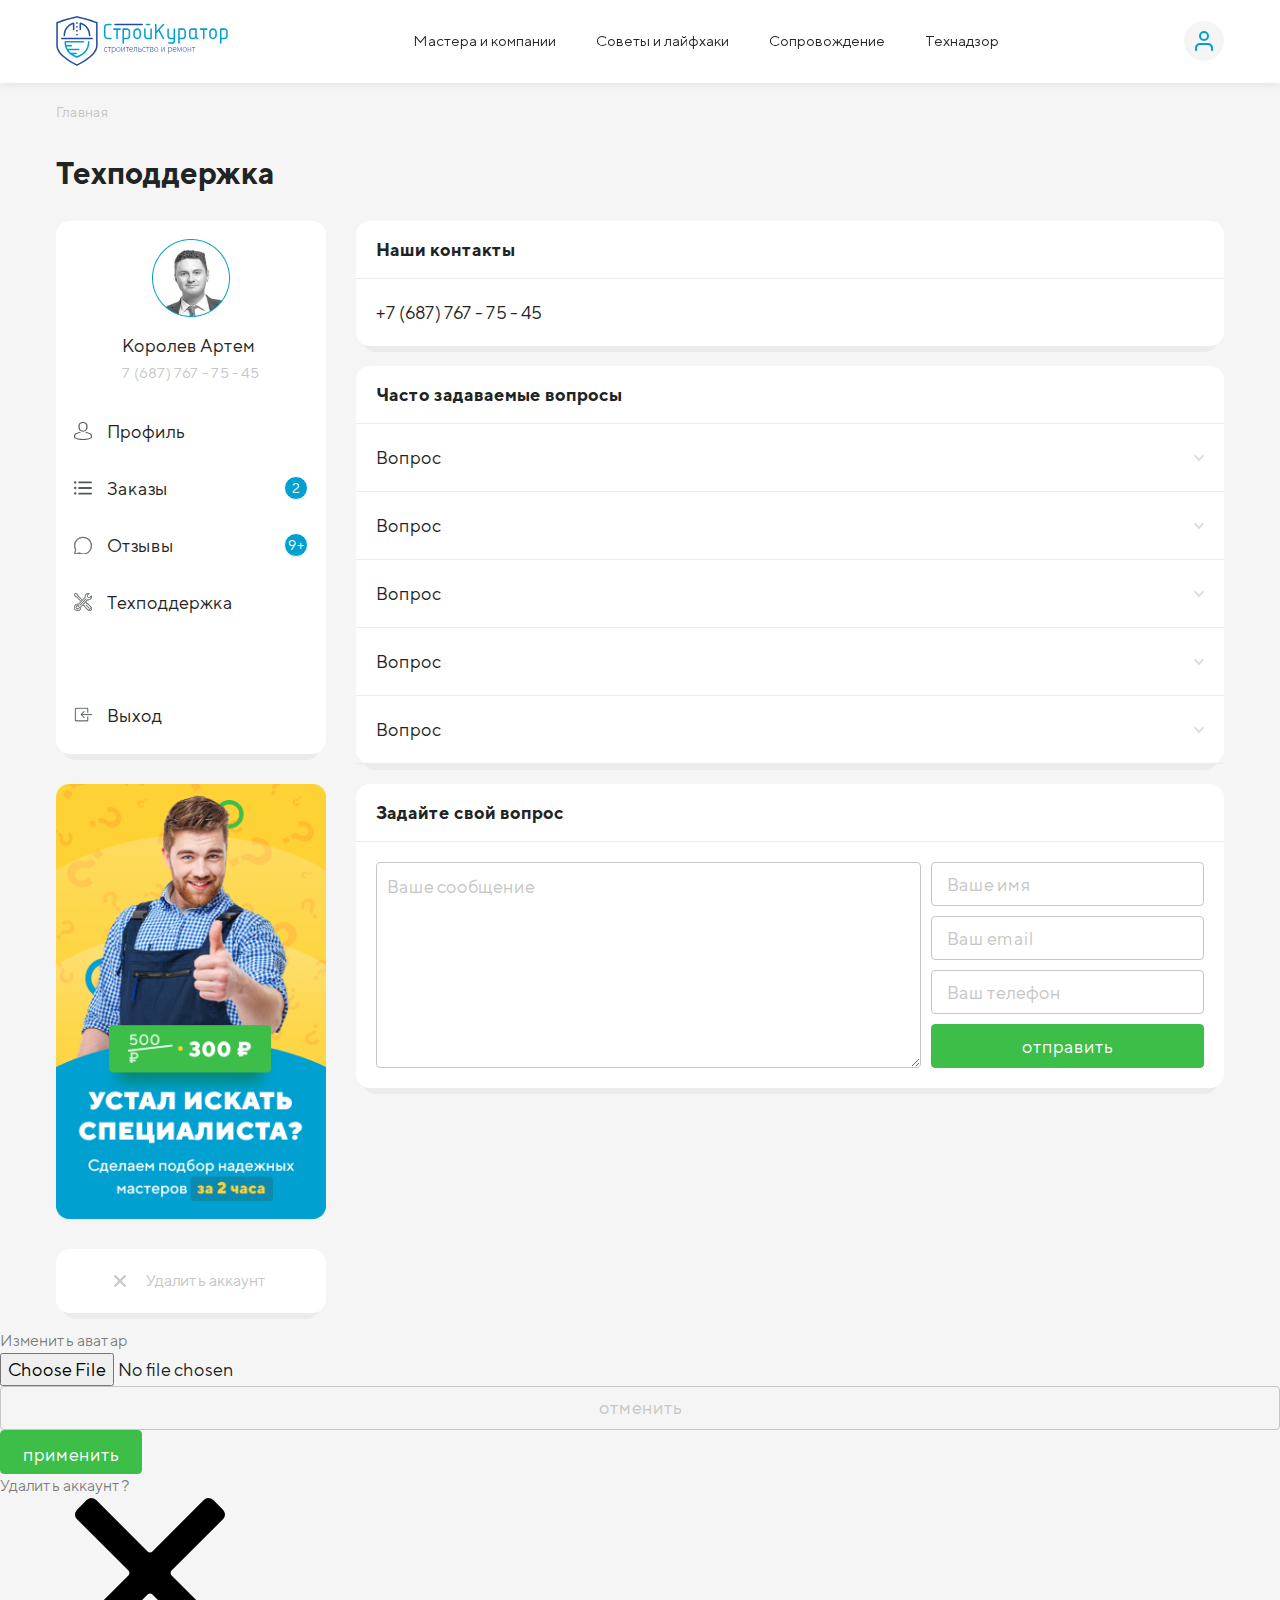
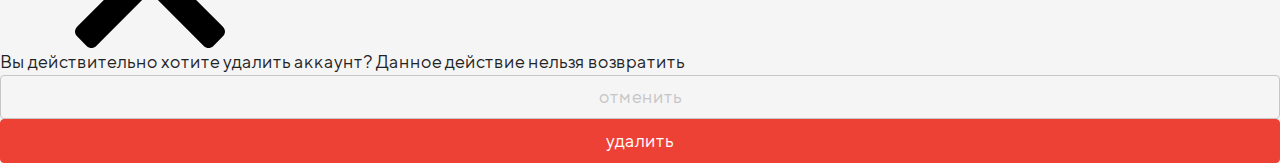
<file: support.html>
<!DOCTYPE html>
<html lang="ru">

<head>
  <meta charset="UTF-8">
  <meta http-equiv="X-UA-Compatible" content="IE=edge">
  <link rel="stylesheet" href="css/bootstrap.min.css">
  <link rel="stylesheet" href="css/style.css">
  <link rel="shortcut icon" href="img/i/favicon.svg" type="image/x-icon">
  <meta name="viewport" content="width=device-width, initial-scale=1.0">

  <title>Техподдержка</title>
</head>

<body>
  <!--?--для лучшего восприятия комментариев-->
  <!--*--плагин'Better Comments'(Aaron Bond)-->

  <!--!-----------0----HEADER----0------------->

  <header class="header">
    <div class="container-fluid">
      <div class="header__inner">

        <!--?-------------------------->
        <!--*from--320px--to--576px---->
        <!--?-------------------------->
        <div class="header__res320">
          <div class="header__l-side">
            <svg class="header__logo">
              <use xlink:href="img/i/sprite.svg#logo1"></use>
            </svg>
          </div>
          <div class="header__r-side">
            <!--todo--profile-btn-->
            <svg class="header__profile-btn">
              <use xlink:href="img/i/sprite.svg#b0-01-profile-menu"></use>
            </svg>
            <!--todo--burger-btn-->
            <svg class="header__burger-btn">
              <use xlink:href="img/i/sprite.svg#b0-02-burger-menu"></use>
            </svg>
            <!--todo--profile-bar-->
            <div class="profile-bar">
              <div class="profile profile_320">
                <div class="profile__user-info">
                  <!--<div class="profile__user-left-side">
                    <picture>
                      <source srcset="img/b0-header/clientLogo.png">
                      <img src="img/b0-header/clientLogo.png" alt="clientLogo">
                    </picture>
                  </div>-->
                  <div class="profile__user-right-side">
                    <div class="profile__user-name">Королев Артем</div>
                    <div class="profile__user-phone">7 (687) 767 - 75 - 45</div>
                  </div>
                </div>
                <nav class="profile__nav">
                  <ul class="profile__list">
                    <!--todo--Профиль-->
                    <li class="profile__item">
                      <a href="/index.html" class="profile__link">
                        <div class="profile__text-wrap">
                          <svg class="profile__logo">
                            <use xlink:href="img/i/sprite.svg#b1-11-icon-user"></use>
                          </svg>
                          <div class="profile__text">Профиль</div>
                        </div>
                      </a>
                    </li>
                    <!--todo--Заказы-->
                    <li class="profile__item profile__attention-wrap">
                      <a href="/order.html" class="profile__link">
                        <div class="profile__text-wrap">
                          <svg class="profile__logo">
                            <use xlink:href="img/i/sprite.svg#b1-12-icon-menu"></use>
                          </svg>
                          <div class="profile__text">Заказы</div>
                        </div>
                        <span class="profile__attention">2</span>
                      </a>
                    </li>
                    <!--todo--Отзывы-->
                    <li class="profile__item profile__attention-wrap">
                      <a href="/feedback.html" class="profile__link">
                        <div class="profile__text-wrap">
                          <svg class="profile__logo">
                            <use xlink:href="img/i/sprite.svg#b1-13-icon-message"></use>
                          </svg>
                          <div class="profile__text">Отзывы</div>
                        </div>
                        <span class="profile__attention">9+</span>
                      </a>
                    </li>
                    <!--todo--Техподдержка-->
                    <li class="profile__item">
                      <a href="#" class="profile__link">
                        <div class="profile__text-wrap">
                          <svg class="profile__logo">
                            <use xlink:href="img/i/sprite.svg#b1-14-icon-support"></use>
                          </svg>
                          <div class="profile__text">Техподдержка</div>
                        </div>
                      </a>
                    </li>
                  </ul>
                  <!--todo--выход-->
                  <div class="profile__item">
                    <a href="#" class="profile__link profile__exit">
                      <div class="profile__text-wrap">
                        <svg class="profile__logo">
                          <use xlink:href="img/i/sprite.svg#b1-15-icon-exit"></use>
                        </svg>
                        <div class="profile__text_exit profile__text">Выход</div>
                      </div>
                    </a>
                  </div>
                </nav>
              </div>
            </div>
            <div class="burger"></div>
          </div>
        </div>

        <!--?-------------------------->
        <!--*from--576px--to--992px---->
        <!--?-------------------------->
        <div class="header__res576">
          <svg class="header__burger-btn">
            <use xlink:href="img/i/sprite.svg#b0-02-burger-menu"></use>
          </svg>
          <svg class="header__logo">
            <use xlink:href="img/i/sprite.svg#logo2"></use>
          </svg>
          <div class="header__r-side">
            <svg class="header__profile-btn">
              <use xlink:href="img/i/sprite.svg#b0-01-profile-menu"></use>
            </svg>
            <!--todo--profile-bar-->
            <div class="profile-bar">
              <div class="profile profile_320">
                <div class="profile__user-info">
                  <!--<div class="profile__user-left-side">
                    <picture>
                      <source srcset="img/b0-header/clientLogo.png">
                      <img src="img/b0-header/clientLogo.png" alt="clientLogo">
                    </picture>
                  </div>-->
                  <div class="profile__user-right-side">
                    <div class="profile__user-name">Королев Артем</div>
                    <div class="profile__user-phone">7 (687) 767 - 75 - 45</div>
                  </div>
                </div>
                <nav class="profile__nav">
                  <ul class="profile__list">
                    <!--todo--Профиль-->
                    <li class="profile__item">
                      <a href="/index.html" class="profile__link">
                        <div class="profile__text-wrap">
                          <svg class="profile__logo">
                            <use xlink:href="img/i/sprite.svg#b1-11-icon-user"></use>
                          </svg>
                          <div class="profile__text">Профиль</div>
                        </div>
                      </a>
                    </li>
                    <!--todo--Заказы-->
                    <li class="profile__item profile__attention-wrap">
                      <a href="/order.html" class="profile__link">
                        <div class="profile__text-wrap">
                          <svg class="profile__logo">
                            <use xlink:href="img/i/sprite.svg#b1-12-icon-menu"></use>
                          </svg>
                          <div class="profile__text">Заказы</div>
                        </div>
                        <span class="profile__attention">2</span>
                      </a>
                    </li>
                    <!--todo--Отзывы-->
                    <li class="profile__item profile__attention-wrap">
                      <a href="/feedback.html" class="profile__link">
                        <div class="profile__text-wrap">
                          <svg class="profile__logo">
                            <use xlink:href="img/i/sprite.svg#b1-13-icon-message"></use>
                          </svg>
                          <div class="profile__text">Отзывы</div>
                        </div>
                        <span class="profile__attention">9+</span>
                      </a>
                    </li>
                    <!--todo--Техподдержка-->
                    <li class="profile__item">
                      <a href="#" class="profile__link">
                        <div class="profile__text-wrap">
                          <svg class="profile__logo">
                            <use xlink:href="img/i/sprite.svg#b1-14-icon-support"></use>
                          </svg>
                          <div class="profile__text">Техподдержка</div>
                        </div>
                      </a>
                    </li>
                  </ul>
                  <!--todo--выход-->
                  <div class="profile__item">
                    <a href="#" class="profile__link profile__exit">
                      <div class="profile__text-wrap">
                        <svg class="profile__logo">
                          <use xlink:href="img/i/sprite.svg#b1-15-icon-exit"></use>
                        </svg>
                        <div class="profile__text_exit profile__text">Выход</div>
                      </div>
                    </a>
                  </div>
                </nav>
              </div>
            </div>
          </div>
        </div>

        <!--?------------------------->
        <!--*from--992px--to--2kpx---->
        <!--?------------------------->
        <div class="header__res992">
          <svg class="header__logo">
            <use xlink:href="img/i/sprite.svg#logo2"></use>
          </svg>
          <nav class="header__nav">
            <ul class="header__nav-list">
              <li class="header__nav-item">
                <a href="" class="header__nav-link">Мастера и компании</a></li>
              <li class="header__nav-item">
                <a href="" class="header__nav-link">Советы и лайфхаки</a></li>
              <li class="header__nav-item">
                <a href="" class="header__nav-link">Сопровождение</a></li>
              <li class="header__nav-item">
                <a href="" class="header__nav-link">Технадзор</a></li>
            </ul>
          </nav>
          <svg class="header__profile-btn">
            <use xlink:href="img/i/sprite.svg#b0-01-profile-menu"></use>
          </svg>
          <!--todo--profile-bar-->
          <div class="profile-bar">
            <div class="profile profile_320">
              <div class="profile__user-info">
                <!--<div class="profile__user-left-side">
                  <picture>
                    <source srcset="img/b0-header/clientLogo.png">
                    <img src="img/b0-header/clientLogo.png" alt="clientLogo">
                  </picture>
                </div>-->
                <div class="profile__user-right-side">
                  <div class="profile__user-name">Королев Артем</div>
                  <div class="profile__user-phone">7 (687) 767 - 75 - 45</div>
                </div>
              </div>
              <nav class="profile__nav">
                <ul class="profile__list">
                  <!--todo--Профиль-->
                  <li class="profile__item">
                    <a href="/index.html" class="profile__link">
                      <div class="profile__text-wrap">
                        <svg class="profile__logo">
                          <use xlink:href="img/i/sprite.svg#b1-11-icon-user"></use>
                        </svg>
                        <div class="profile__text">Профиль</div>
                      </div>
                    </a>
                  </li>
                  <!--todo--Заказы-->
                  <li class="profile__item profile__attention-wrap">
                    <a href="/order.html" class="profile__link">
                      <div class="profile__text-wrap">
                        <svg class="profile__logo">
                          <use xlink:href="img/i/sprite.svg#b1-12-icon-menu"></use>
                        </svg>
                        <div class="profile__text">Заказы</div>
                      </div>
                      <span class="profile__attention">2</span>
                    </a>
                  </li>
                  <!--todo--Отзывы-->
                  <li class="profile__item profile__attention-wrap">
                    <a href="/feedback.html" class="profile__link">
                      <div class="profile__text-wrap">
                        <svg class="profile__logo">
                          <use xlink:href="img/i/sprite.svg#b1-13-icon-message"></use>
                        </svg>
                        <div class="profile__text">Отзывы</div>
                      </div>
                      <span class="profile__attention">9+</span>
                    </a>
                  </li>
                  <!--todo--Техподдержка-->
                  <li class="profile__item">
                    <a href="#" class="profile__link">
                      <div class="profile__text-wrap">
                        <svg class="profile__logo">
                          <use xlink:href="img/i/sprite.svg#b1-14-icon-support"></use>
                        </svg>
                        <div class="profile__text">Техподдержка</div>
                      </div>
                    </a>
                  </li>
                </ul>
                <!--todo--выход-->
                <div class="profile__item">
                  <a href="#" class="profile__link profile__exit">
                    <div class="profile__text-wrap">
                      <svg class="profile__logo">
                        <use xlink:href="img/i/sprite.svg#b1-15-icon-exit"></use>
                      </svg>
                      <div class="profile__text_exit profile__text">Выход</div>
                    </div>
                  </a>
                </div>
              </nav>
            </div>
          </div>
        </div>
      </div>
    </div>

  </header>

  <main>
    <!--!-----------1----HERO----1------------->

    <section class="hero">
      <div class="container-fluid">
        <nav class="hero__nav-chain">
          <a href="#">Главная</a>
        </nav>
        <h1 class="title">Техподдержка</h1>
        <div class="hero__inner row">
          <div class="hero__left-side col-xs-12 col-sm-5 col-md-4 col-lg-3 mb-3">
            <!--todo--profile-bar-->
            <div class="profile block">
              <div class="profile__user-info">

                <!--*--modal-btn-->
                <div data-modal-button="user-avatar-edit" class="profile__user-left-side">
                  <picture class="profile__pic-edit pic-edit">
                    <svg class="pic-edit__icon">
                      <use xlink:href="img/i/sprite.svg#b0-04-pic-edit"></use>
                    </svg>
                    <source srcset="img/b0-header/clientLogo.png">
                    <img src="img/b0-header/clientLogo.png" alt="clientLogo">
                  </picture>
                </div>

                <div class="profile__user-right-side">
                  <div class="profile__user-name">Королев Артем</div>
                  <div class="profile__user-phone">7 (687) 767 - 75 - 45</div>
                </div>
              </div>
              <nav class="profile__nav">
                <ul class="profile__list">
                  <!--todo--Профиль-->
                  <li class="profile__item">
                    <a href="/index.html" class="profile__link">
                      <div class="profile__text-wrap">
                        <svg class="profile__logo">
                          <use xlink:href="img/i/sprite.svg#b1-11-icon-user"></use>
                        </svg>
                        <div class="profile__text text">Профиль</div>
                      </div>
                    </a>
                  </li>
                  <!--todo--Заказы-->
                  <li class="profile__item profile__attention-wrap">
                    <a href="/order.html" class="profile__link">
                      <div class="profile__text-wrap">
                        <svg class="profile__logo">
                          <use xlink:href="img/i/sprite.svg#b1-12-icon-menu"></use>
                        </svg>
                        <div class="profile__text text">Заказы</div>
                      </div>
                      <span class="profile__attention">2</span>
                    </a>
                  </li>
                  <!--todo--Отзывы-->
                  <li class="profile__item profile__attention-wrap">
                    <a href="/feedback.html" class="profile__link">
                      <div class="profile__text-wrap">
                        <svg class="profile__logo">
                          <use xlink:href="img/i/sprite.svg#b1-13-icon-message"></use>
                        </svg>
                        <div class="profile__text text">Отзывы</div>
                      </div>
                      <span class="profile__attention">9+</span>
                    </a>
                  </li>
                  <!--todo--Техподдержка-->
                  <li class="profile__item">
                    <a href="support.html" class="profile__link">
                      <div class="profile__text-wrap">
                        <svg class="profile__logo">
                          <use xlink:href="img/i/sprite.svg#b1-14-icon-support"></use>
                        </svg>
                        <div class="profile__text text">Техподдержка</div>
                      </div>
                    </a>
                  </li>
                </ul>
                <!--todo--выход-->
                <div class="profile__item">
                  <a href="#" class="profile__link profile__exit">
                    <div class="profile__text-wrap">
                      <svg class="profile__logo">
                        <use xlink:href="img/i/sprite.svg#b1-15-icon-exit"></use>
                      </svg>
                      <div class="profile__text profile__text_exit text">Выход</div>
                    </div>
                  </a>
                </div>
              </nav>
            </div>

             <!--todo--banner-->
            <div class="hero__banner-576">
              <a href="#" class="banner">
                <picture>
                  <source srcset="img/b01-banner/banner.png">
                  <img src="img/b01-banner/banner.png" alt="banner">
                </picture>
              </a>

              <!--*--modal-btn--(account-delete-УДАЛЕНИЕ-АККАУНТА)-->
              <div data-modal-button="account-delete" class="delete block">
                <svg class="delete__cross">
                  <use xlink:href="img/i/sprite.svg#b2-01-cross"></use>
                </svg>
                <div class="delete__text">Удалить аккаунт</div>
              </div>
            </div>
          </div>
          <div class="hero__right-side col">
            <!--!--контакты-->
            <div class="hero__contact contact block">
              <div class="contact__head text text_theme_bold text_theme_black">Наши контакты</div>
              <div class="contact__body">
                <div class="contact__phone text">+7 (687) 767 - 75 - 45</div>
              </div>
            </div>
            <!--!--часто задаваемые вопросы-->
            <div class="hero__faq faq block">
              <div class="faq__head text text_theme_bold text_theme_black">Часто задаваемые вопросы</div>
              <ul class="faq__list">
                <!--?--вопрос-->
                <li class="faq__item spoiler">
                  <div class="faq__title spoiler__trigger">
                    <div class="text">Вопрос</div>
                    <svg>
                      <use xlink:href="img/i/sprite.svg#p5-b1-01-arrowDown"></use>
                    </svg>
                  </div>
                  <div class="faq__content spoiler__content text">ответ на вопрос</div>
                </li>
                 <!--?--вопрос-->
                <li class="faq__item spoiler">
                  <div class="faq__title spoiler__trigger">
                    <div class="text">Вопрос</div>
                    <svg>
                      <use xlink:href="img/i/sprite.svg#p5-b1-01-arrowDown"></use>
                    </svg>
                  </div>
                  <div class="faq__content spoiler__content text">ответ на вопрос</div>
                </li>
                 <!--?--вопрос-->
                <li class="faq__item spoiler">
                  <div class="faq__title spoiler__trigger">
                    <div class="text">Вопрос</div>
                    <svg>
                      <use xlink:href="img/i/sprite.svg#p5-b1-01-arrowDown"></use>
                    </svg>
                  </div>
                  <div class="faq__content spoiler__content text">ответ на вопрос</div>
                </li>
                 <!--?--вопрос-->
                <li class="faq__item spoiler">
                  <div class="faq__title spoiler__trigger">
                    <div class="text">Вопрос</div>
                    <svg>
                      <use xlink:href="img/i/sprite.svg#p5-b1-01-arrowDown"></use>
                    </svg>
                  </div>
                  <div class="faq__content spoiler__content text">ответ на вопрос</div>
                </li>
                 <!--?--вопрос-->
                <li class="faq__item spoiler">
                  <div class="faq__title spoiler__trigger">
                    <div class="text">Вопрос</div>
                    <svg>
                      <use xlink:href="img/i/sprite.svg#p5-b1-01-arrowDown"></use>
                    </svg>
                  </div>
                  <div class="faq__content spoiler__content text">ответ на вопрос</div>
                </li>
              </ul>
            </div>
            <!--!--форма для вопросов-->
            <div class="hero__feedback-form feedback-form block">
              <div class="feedback-form__head text text_theme_bold text_theme_black">Задайте свой вопрос</div>
              <form action="#" class="feedback-form__inner control">
                <div class="feedback-form__left-side">
                  <textarea class="feedback-form__textarea" placeholder="Ваше сообщение" id="message"></textarea>
                </div>
                <div class="feedback-form__right-side">
                  <label for="user-name" class="control__label">
                    <input type="text" class="control__input" placeholder="Ваше имя" id="user-name">
                  </label>
                  <label for="email" class="control__label">
                    <input type="email" class="control__input" placeholder="Ваш email" id="email">
                  </label>
                  <label for="phone" class="control__label">
                    <input type="tel" class="control__input" placeholder="Ваш телефон" id="phone">
                  </label>
                  <button type="submit" class="butn butn_theme_success">отправить</button>
                </div>
              </form>
            </div>
          </div>
        </div>
      </div>
    </section>

    <!--*--modal-card--(avatarEdit)-->
    <div id="user-avatar-edit" data-modal class="hidden fade-block" >
      <div class="modal-card">
        <div class="modal-card__window">
          <div class="modal-card__header text-black-50">Изменить аватар</div>
          <form class="modal-card__body text" enctype="multipart/form-data" method="post">
            <input type="file" name="user-avatar-edit">
            <div class="modal-card__footer">
              <div data-modal-close class="modal-card__cancel butn butn_theme_empty">отменить</div>
              <input type="submit" value="применить" class="modal-card__success butn butn_theme_success">
            </div>
          </form>
        </div>
      </div>
    </div>

    <!--*--modal-card--(account-delete-УДАЛЕНИЕ-АККАУНТА)-->
    <div id="account-delete" data-modal class="hidden fade-block" >
      <div class="modal-card">
        <div class="modal-card__window">
          <div class="modal-card__header">
            <div class="text-black-50">Удалить аккаунт?</div>
            <a href="/order.html" class="modal-card__delete">
              <svg class="modal-card__cross">
                <use xlink:href="img/i/sprite.svg#b2-01-cross"></use>
              </svg>
            </a>
          </div>
          <div class="modal-card__body text">
            <span>Вы действительно хотите удалить аккаунт?</span>
            <span>Данное действие нельзя возвратить</span>
          </div>
          <div class="modal-card__footer_description">
            <div data-modal-close class="modal-card__cancel butn butn_theme_empty">отменить</div>
            <a href="/order.html" class="modal-card__delete butn butn_theme_red">удалить</a>
          </div>
        </div>
      </div>
    </div>

    <!--!-----------2----ADDITIONAL----2-----320px----->

    <section class="additional">
      <div class="container-fluid">
        <div class="additional__inner">
          <a href="#" class="additional__banner banner">
            <picture>
              <source srcset="img/b01-banner/banner.png">
              <img src="img/b01-banner/banner.png" alt="banner">
            </picture>
          </a>
          <!--*--modal-btn--(account-delete-УДАЛЕНИЕ-АККАУНТА)-->
          <div data-modal-button="account-delete" class="delete block">
            <svg class="delete__cross">
              <use xlink:href="img/i/sprite.svg#b2-01-cross"></use>
            </svg>
            <div class="delete__text">Удалить аккаунт</div>
          </div>
        </div>
      </div>
    </section>
  </main>

  <!--!-----------00----FOOTER----00------------->

  <footer class="footer">
    <div class="container-fluid">
      <div class="footer__inner">

      </div>
    </div>
  </footer>

  <script src="js/script.js"></script>

</body>

</html>
</file>
<file: css/style.css>
@charset "UTF-8";
/*Обнуление*/
* {
  padding: 0;
  margin: 0;
  border: 0;
}

*,
*:before,
*:after {
  -webkit-box-sizing: border-box;
  box-sizing: border-box;
}

:focus,
:active {
  outline: none;
}

a,
a:visited {
  background-color: transparent;
  text-decoration: none;
}

a:hover {
  text-decoration: none;
}

a:focus,
a:active {
  outline: none;
}

nav,
footer,
header,
aside {
  display: block;
}

html,
body {
  height: 100%;
  width: 100%;
  margin: 0;
  scroll-behavior: smooth;
  -ms-text-size-adjust: 100%;
  -moz-text-size-adjust: 100%;
  -webkit-text-size-adjust: 100%;
}

main {
  display: block;
}

input,
button,
textarea {
  font-family: inherit;
}

input::-ms-clear {
  display: none;
}

button {
  cursor: pointer;
}

button::-moz-focus-inner {
  padding: 0;
  border: 0;
}

abbr[title] {
  border-bottom: none;
  /* 1 */
  text-decoration: underline;
  /* 2 */
  -webkit-text-decoration: underline dotted;
          text-decoration: underline dotted;
  /* 2 */
}

b,
strong {
  font-weight: bolder;
}

sub,
sup {
  font-size: 75%;
  line-height: 0;
  position: relative;
  vertical-align: baseline;
}

sub {
  bottom: -0.25em;
}

sup {
  top: -0.5em;
}

ul li {
  list-style: none;
}

ul,
li {
  list-style-type: none;
  margin: 0;
  padding: 0;
}

address {
  text-decoration: none;
  list-style: none;
}

img {
  vertical-align: top;
  border-style: none;
}

h1,
h2,
h3,
h4,
h5,
h6 {
  font-size: inherit;
  font-weight: inherit;
}

pre {
  font-family: monospace, monospace;
  /* 1 */
  font-size: 1em;
  /* 2 */
}

input[type="number"] {
  -moz-appearance: textfield;
}

input[type="text"]::-ms-clear {
  display: none;
  width: 0;
  height: 0;
}

input[type="text"]::-ms-reveal {
  display: none;
  width: 0;
  height: 0;
}

input::-webkit-search-decoration,
input::-webkit-search-cancel-button,
input::-webkit-search-results-button,
input::-webkit-search-results-decoration {
  display: none;
}

button,
[type="button"],
[type="reset"],
[type="submit"] {
  -webkit-appearance: button;
}

button::-moz-focus-inner,
[type="button"]::-moz-focus-inner,
[type="reset"]::-moz-focus-inner,
[type="submit"]::-moz-focus-inner {
  border-style: none;
  padding: 0;
}

button:-moz-focusring,
[type="button"]:-moz-focusring,
[type="reset"]:-moz-focusring,
[type="submit"]:-moz-focusring {
  outline: 1px dotted ButtonText;
}

fieldset {
  padding: 0.35em 0.75em 0.625em;
}

legend {
  -webkit-box-sizing: border-box;
          box-sizing: border-box;
  /* 1 */
  color: inherit;
  /* 2 */
  display: table;
  /* 1 */
  max-width: 100%;
  /* 1 */
  padding: 0;
  /* 3 */
  white-space: normal;
  /* 1 */
}

progress {
  vertical-align: baseline;
}

textarea {
  overflow: auto;
}

[type="checkbox"],
[type="radio"] {
  -webkit-box-sizing: border-box;
          box-sizing: border-box;
  /* 1 */
  padding: 0;
  /* 2 */
}

[type="number"]::-webkit-inner-spin-button,
[type="number"]::-webkit-outer-spin-button {
  height: auto;
}

[type="search"] {
  -webkit-appearance: textfield;
  /* 1 */
  outline-offset: -2px;
  /* 2 */
}

[type="search"]::-webkit-search-decoration {
  -webkit-appearance: none;
}

::-webkit-file-upload-button {
  -webkit-appearance: button;
  /* 1 */
  font: inherit;
  /* 2 */
}

details {
  display: block;
}

summary {
  display: list-item;
}

template {
  display: none;
}

[hidden] {
  display: none;
}

.container-fluid {
  padding: 0px 15px;
  margin: 0px auto;
}

@media (min-width: 576px) {
  .container-fluid {
    padding: 0px 33px;
  }
}

@media (min-width: 768px) {
  .container-fluid {
    padding: 0px 39px;
  }
}

@media (min-width: 992px) {
  .container-fluid {
    max-width: 1230px;
    padding: 0px 31px;
  }
}

.butn {
  display: -webkit-box;
  display: -ms-flexbox;
  display: flex;
  -webkit-box-align: center;
      -ms-flex-align: center;
          align-items: center;
  -webkit-box-pack: center;
      -ms-flex-pack: center;
          justify-content: center;
  background-color: transparent;
  font-family: "TTNorms", sans-serif;
  font-weight: 400;
  font-size: 15px;
  border: 1px solid #c6c6c6;
  border-radius: 4px;
  padding: 0px 20px;
  color: #c6c6c6;
  min-height: 36px;
  max-height: 44px;
  cursor: pointer;
  text-align: center;
}

@media (min-width: 992px) {
  .butn {
    font-size: 18px;
    padding: 10px 22px;
    min-height: 44px;
  }
}

@media (min-width: 768px) {
  .butn_indents {
    margin-left: 20px;
    background-color: transparent;
  }
}

.butn_theme_success {
  color: #fff;
  background-color: #3cbe49;
  border: 1px solid #3cbe49;
}

.butn_theme_success:hover {
  background-color: #35ae41;
  border: 1px solid #35ae41;
}

.butn_theme_success:active {
  background-color: #43d252;
  border: 1px solid #43d252;
}

.butn_theme_warning {
  color: #1f2425;
  background-color: #fed235;
  border: 1px solid #fed235;
}

.butn_theme_pending {
  color: #fff;
  background-color: #00a0d1;
  border: 1px solid #00a0d1;
}

.butn_theme_empty {
  color: #c6c6c6;
  background-color: transparent;
  border: 1px solid #c6c6c6;
}

.butn_theme_empty:hover {
  color: #53595a;
  background-color: transparent;
  border: 1px solid #53595a;
}

.butn_theme_active {
  color: #fff;
  background-color: #234c9e;
  border: 1px solid #234c9e;
}

.butn_theme_active:hover {
  color: #fff;
}

.butn_theme_disabled {
  color: #1f2425;
  background-color: #c6c6c6;
  border: 1px solid #53595a;
  pointer-events: none;
}

.butn_theme_orange {
  color: #1f2425;
  background-color: #ffb118;
  border: 1px solid #ffb118;
}

.butn_theme_red {
  color: #fff;
  background-color: #ee4136;
  border: 1px solid #ee4136;
}

.butn_theme:focus {
  border: 1px solid #234c9e;
}

@media (min-width: 992px) {
  .butn_theme:hover {
    color: #234c9e;
    border: 1px solid #234c9e;
  }
}

.butn_count {
  position: relative;
}

.butn_count::after {
  content: "3";
  display: -webkit-box;
  display: -ms-flexbox;
  display: flex;
  -webkit-box-align: center;
      -ms-flex-align: center;
          align-items: center;
  -webkit-box-pack: center;
      -ms-flex-pack: center;
          justify-content: center;
  font-size: 15px;
  position: absolute;
  top: -6px;
  right: -6px;
  width: 22px;
  height: 22px;
  border-radius: 50%;
  background-color: #00a0d1;
}

.butn__link {
  display: -webkit-box;
  display: -ms-flexbox;
  display: flex;
  -webkit-box-pack: center;
      -ms-flex-pack: center;
          justify-content: center;
  -webkit-box-align: center;
      -ms-flex-align: center;
          align-items: center;
}

.butn__wrap-logo {
  display: -webkit-box;
  display: -ms-flexbox;
  display: flex;
  -webkit-box-pack: start;
      -ms-flex-pack: start;
          justify-content: flex-start;
  -webkit-box-align: center;
      -ms-flex-align: center;
          align-items: center;
  pointer-events: none;
}

.butn__logo {
  height: 20px;
  width: 15px;
  fill: #fff;
  stroke: transparent;
}

.butn__text {
  color: #fff;
  font-size: 15px;
  margin-left: 15px;
}

@media (min-width: 992px) {
  .butn__text {
    font-size: 18px;
  }
}

.control {
  background-color: transparent;
}

.control__label {
  font-family: "TTNorms", sans-serif;
  font-weight: 400;
  font-size: 15px;
  margin-bottom: 10px;
}

@media (min-width: 992px) {
  .control__label {
    font-size: 18px;
  }
}

.control_theme_success {
  border: 1px solid #3cbe49;
}

.control_theme_warning {
  border: 1px solid #fed235;
}

.control_theme_pending {
  border: 1px solid #00a0d1;
}

.control_theme_empty {
  border: 1px solid #c6c6c6;
}

.control_theme_active {
  border: 1px solid #234c9e;
}

.control_theme_disabled {
  color: #1f2425;
  background-color: #c6c6c6;
  border: 1px solid #53595a;
  pointer-events: none;
}

.control__input {
  border: 1px solid #c6c6c6;
  min-height: 36px;
  border-radius: 4px;
  font-size: 15px;
  padding: 0 15px;
  width: 100%;
}

.control__input::-webkit-input-placeholder {
  color: #c6c6c6;
}

.control__input:-ms-input-placeholder {
  color: #c6c6c6;
}

.control__input::-ms-input-placeholder {
  color: #c6c6c6;
}

.control__input::placeholder {
  color: #c6c6c6;
}

.control__input_code {
  max-width: 150px;
}

@media (min-width: 992px) {
  .control__input {
    font-size: 18px;
    min-height: 44px;
  }
}

.control__input:focus, .control__input:hover {
  border: 1px solid #234c9e;
}

.control__eye, .control__zoom {
  position: absolute;
  top: 6px;
  right: 15px;
  height: 25px;
  width: 25px;
  fill: #c6c6c6;
}

.control__zoom {
  top: 9px;
  height: 20px;
  width: 20px;
}

.control__eye use {
  pointer-events: none;
}

.control__eye.active {
  fill: #00a0d1;
}

@media (min-width: 992px) {
  .control__eye {
    top: 13px;
    height: 20px;
  }
}

.title {
  font-size: 31px;
  font-weight: 600;
  color: #1f2425;
  margin: 30px 0;
}

.text {
  font-size: 15px;
  color: #1f2425;
}

.text_theme_head {
  font-size: 18px;
  font-weight: bold;
  color: #234c9e;
  margin-bottom: 10px;
}

.text_theme_bold {
  font-weight: bold;
}

.text_theme_black {
  font-size: 16px;
  color: #1f2425;
}

.text_theme_blue {
  color: #234c9e;
}

.text_theme_red {
  color: #ee4136;
}

.text_theme_gray {
  color: #53595a;
}

.text_theme_empty {
  color: #c6c6c6;
}

@media (min-width: 992px) {
  .text_theme_head {
    font-size: 20px;
  }
}

@media (min-width: 768px) {
  .text {
    font-size: 16px;
  }
}

@media (min-width: 992px) {
  .text {
    font-size: 18px;
  }
}

.block {
  background-color: #fff;
  border-radius: 14px;
  position: relative;
}

.block::after {
  content: "";
  position: absolute;
  background-color: #ebebeb;
  width: calc(100% - 12px);
  height: calc(100% + 6px);
  top: 0;
  left: 0;
  margin: 0 6px;
  border-radius: 14px;
  z-index: -1;
}

.card-user-info {
  display: -webkit-box;
  display: -ms-flexbox;
  display: flex;
  padding: 20px;
}

.card-user-info__avatar img {
  width: 80px;
  height: 80px;
}

.card-user-info__body {
  display: -webkit-box;
  display: -ms-flexbox;
  display: flex;
  -webkit-box-orient: vertical;
  -webkit-box-direction: normal;
      -ms-flex-direction: column;
          flex-direction: column;
  margin-left: 15px;
}

.card-user-info__title {
  font-size: 20px;
}

.card-user-info__subtitle {
  opacity: 1;
}

.card-user-info__star-list {
  display: -webkit-box;
  display: -ms-flexbox;
  display: flex;
}

.card-user-info__star-item {
  width: 20px;
  height: 20px;
}

@media (min-width: 992px) {
  .card-user-info__star-item {
    width: 25px;
    height: 25px;
  }
}

.card-user-info__star-number {
  -webkit-transform: translateY(-2px);
          transform: translateY(-2px);
  font-size: 15px;
  margin-left: 7px;
  color: #ffb118;
}

@media (min-width: 992px) {
  .card-user-info__star-number {
    -webkit-transform: translateY(-3px);
            transform: translateY(-3px);
    font-size: 18px;
  }
}

.head-bb {
  padding: 10px 20px;
  border-bottom: 1px solid #ebebeb;
}

.cross {
  width: 15px;
  height: 15px;
  fill: #c6c6c6;
  cursor: pointer;
}

.cross:hover {
  fill: #53595a;
}

.cross_small {
  width: 11px;
  height: 11px;
  fill: #c6c6c6;
  cursor: pointer;
}

.cross_small:hover {
  fill: #53595a;
}

@font-face {
  font-family: "TTNorms";
  src: url("../fonts/TTNorms-Regular.woff2") format("woff2");
  font-style: normal;
  font-weight: 400;
}

@font-face {
  font-family: "TTNorms";
  src: url("../fonts/TTNorms-Bold.woff2") format("woff2");
  font-style: bold;
  font-weight: 600;
}

body {
  min-width: 320px;
  font-family: "TTNorms", sans-serif;
  font-weight: normal;
  color: #1f2425;
  background-color: #f5f5f5;
  margin: 0px;
  overflow-x: hidden;
}

a:hover {
  color: #c6c6c6;
}

label {
  margin-bottom: 0;
}

.header {
  display: block;
  overflow: hidden;
  position: fixed;
  top: 0;
  left: 0;
  background-color: #fff;
  width: 100%;
  z-index: 2;
  -webkit-box-shadow: 0 0 10px rgba(0, 0, 0, 0.1);
          box-shadow: 0 0 10px rgba(0, 0, 0, 0.1);
  -webkit-transition: 0.2s;
  transition: 0.2s;
}

.header.hide {
  opacity: 0;
  pointer-events: none;
  -webkit-transition: 0.2s;
  transition: 0.2s;
}

.header__inner {
  padding: 10px 0;
  position: relative;
}

.header__res320, .header__res576, .header__res992 {
  display: -webkit-box;
  display: -ms-flexbox;
  display: flex;
  -webkit-box-pack: justify;
      -ms-flex-pack: justify;
          justify-content: space-between;
  -webkit-box-align: center;
      -ms-flex-align: center;
          align-items: center;
  position: relative;
}

.header__res576, .header__res992 {
  display: none;
}

.header__l-side {
  display: -webkit-box;
  display: -ms-flexbox;
  display: flex;
  -webkit-box-align: center;
      -ms-flex-align: center;
          align-items: center;
}

.header__logo {
  width: 130px;
  height: 22px;
}

.header__r-side {
  display: -webkit-box;
  display: -ms-flexbox;
  display: flex;
  -webkit-box-align: center;
      -ms-flex-align: center;
          align-items: center;
}

.header__profile-btn, .header__burger-btn {
  width: 40px;
  height: 40px;
  cursor: pointer;
  -webkit-transition: all 0.2s;
  transition: all 0.2s;
}

.header__profile-btn {
  margin-right: 5px;
  position: relative;
}

.header__nav-list {
  display: none;
}

.profile-bar {
  position: fixed;
  top: 0;
  right: 0;
  display: none;
  opacity: 0;
  overflow: hidden;
  -webkit-transition: margin 0.2s;
  transition: margin 0.2s;
  pointer-events: none;
}

.profile-bar.open {
  display: -webkit-box;
  display: -ms-flexbox;
  display: flex;
  -webkit-box-pack: end;
      -ms-flex-pack: end;
          justify-content: flex-end;
  opacity: 1;
  -webkit-transform: translate(-30px, 60px);
          transform: translate(-30px, 60px);
  -webkit-transition: 0.2s;
  transition: 0.2s;
  pointer-events: all;
  background-color: #fff;
  -webkit-box-shadow: 0px 0px 10px rgba(0, 0, 0, 0.1);
          box-shadow: 0px 0px 10px rgba(0, 0, 0, 0.1);
  border-radius: 14px;
}

@media (min-width: 992px) {
  .profile-bar.open {
    -webkit-transform: translate(-30px, 70px);
            transform: translate(-30px, 70px);
  }
}

.profile {
  display: -webkit-box;
  display: -ms-flexbox;
  display: flex;
  -webkit-box-orient: vertical;
  -webkit-box-direction: normal;
      -ms-flex-direction: column;
          flex-direction: column;
}

.profile__user-info {
  display: -webkit-box;
  display: -ms-flexbox;
  display: flex;
  -webkit-box-pack: start;
      -ms-flex-pack: start;
          justify-content: flex-start;
  -webkit-box-align: center;
      -ms-flex-align: center;
          align-items: center;
  padding: 18px;
}

.profile__logo-client {
  width: 78px;
  height: 78px;
}

.profile__user-left-side {
  cursor: pointer;
}

.profile__user-right-side {
  margin-left: 24px;
  display: -webkit-box;
  display: -ms-flexbox;
  display: flex;
  -webkit-box-orient: vertical;
  -webkit-box-direction: normal;
      -ms-flex-direction: column;
          flex-direction: column;
}

.profile__user-right-side_mobile {
  margin-left: 0px;
}

.profile__user-name {
  font-size: 18px;
  color: #1f2425;
}

.profile__user-phone {
  margin-top: 3px;
  font-size: 15px;
  color: #c6c6c6;
}

.profile__nav {
  display: -webkit-box;
  display: -ms-flexbox;
  display: flex;
  -webkit-box-orient: vertical;
  -webkit-box-direction: normal;
      -ms-flex-direction: column;
          flex-direction: column;
  -webkit-box-pack: justify;
      -ms-flex-pack: justify;
          justify-content: space-between;
}

.profile__list {
  display: -webkit-box;
  display: -ms-flexbox;
  display: flex;
  -webkit-box-orient: vertical;
  -webkit-box-direction: normal;
      -ms-flex-direction: column;
          flex-direction: column;
  margin-bottom: 56px;
}

.profile__item {
  display: -webkit-box;
  display: -ms-flexbox;
  display: flex;
  -webkit-box-align: center;
      -ms-flex-align: center;
          align-items: center;
}

.profile__link {
  display: -webkit-box;
  display: -ms-flexbox;
  display: flex;
  -webkit-box-pack: justify;
      -ms-flex-pack: justify;
          justify-content: space-between;
  -webkit-box-align: center;
      -ms-flex-align: center;
          align-items: center;
  color: #1f2425;
  font-size: 15px;
  padding: 15px 18px;
  width: 100%;
  fill: #53595a;
}

.profile__link:hover {
  background-color: #00a0d1;
  color: #fff;
}

.profile__link:hover .profile__logo {
  fill: #fff;
}

.profile__text-wrap {
  display: -webkit-box;
  display: -ms-flexbox;
  display: flex;
  -webkit-box-align: center;
      -ms-flex-align: center;
          align-items: center;
  -webkit-box-pack: justify;
      -ms-flex-pack: justify;
          justify-content: space-between;
}

.profile__logo {
  width: 18px;
  height: 18px;
}

.profile__text {
  margin-left: 15px;
  text-align: left;
}

.profile__item:hover .profile__text {
  color: #fff;
}

.profile__item:hover .profile__text_exit {
  color: #1f2425;
}

.profile__attention-wrap {
  display: -webkit-box;
  display: -ms-flexbox;
  display: flex;
  -webkit-box-pack: justify;
      -ms-flex-pack: justify;
          justify-content: space-between;
}

.profile__attention {
  display: -webkit-box;
  display: -ms-flexbox;
  display: flex;
  -webkit-box-align: center;
      -ms-flex-align: center;
          align-items: center;
  -webkit-box-pack: center;
      -ms-flex-pack: center;
          justify-content: center;
  width: 24px;
  height: 24px;
  border-radius: 50%;
  font-size: 14px;
  background-color: #00a0d1;
  border: 1px solid #fff;
  color: #fff;
}

.profile__exit-wrap {
  display: -webkit-box;
  display: -ms-flexbox;
  display: flex;
  -webkit-box-align: center;
      -ms-flex-align: center;
          align-items: center;
}

.profile__exit {
  margin-bottom: 10px;
  fill: #53595a;
  stroke: #53595a;
}

.profile__exit:hover {
  background-color: #fed235;
  color: #1f2425;
}

.profile__exit:hover .profile__logo {
  stroke: #1f2425;
  fill: #1f2425;
}

.profile_320 {
  max-width: 500px;
}

.profile_320::after {
  display: none;
}

.profile__complitness, .profile__get-pro {
  display: -webkit-box;
  display: -ms-flexbox;
  display: flex;
  -webkit-box-align: center;
      -ms-flex-align: center;
          align-items: center;
  -webkit-box-pack: center;
      -ms-flex-pack: center;
          justify-content: center;
  margin-top: 30px;
  min-height: 60px;
}

.profile__get-pro {
  cursor: pointer;
}

.profile__get-pro:hover {
  background-color: #234c9e;
  color: #fff;
}

.hero {
  margin-top: 80px;
  position: relative;
}

.hero__left-side {
  display: -webkit-box;
  display: -ms-flexbox;
  display: flex;
  -webkit-box-orient: vertical;
  -webkit-box-direction: normal;
      -ms-flex-direction: column;
          flex-direction: column;
}

.hero__banner-576 {
  display: none;
}

.hero__nav-chain {
  margin-top: 40px;
}

.hero__nav-chain a {
  font-size: 14px;
  color: #c6c6c6;
}

.hero__bg-wrap {
  background-color: #fff;
  border-radius: 14px;
  position: relative;
}

.hero__bg-wrap::after {
  content: "";
  position: absolute;
  background-color: #ebebeb;
  width: calc(100% - 12px);
  height: calc(100% + 6px);
  top: 0;
  left: 0;
  margin: 0 6px;
  border-radius: 14px;
  z-index: -1;
}

.hero__accordion {
  display: -webkit-box;
  display: -ms-flexbox;
  display: flex;
  -webkit-box-orient: vertical;
  -webkit-box-direction: normal;
      -ms-flex-direction: column;
          flex-direction: column;
  -webkit-box-pack: start;
      -ms-flex-pack: start;
          justify-content: flex-start;
}

.hero__bridge {
  display: -webkit-box;
  display: -ms-flexbox;
  display: flex;
  -webkit-box-orient: vertical;
  -webkit-box-direction: normal;
      -ms-flex-direction: column;
          flex-direction: column;
  -webkit-box-pack: start;
      -ms-flex-pack: start;
          justify-content: flex-start;
  padding: 30px 18px 30px 18px;
}

.pic-edit {
  position: relative;
}

.pic-edit img {
  width: 78px;
  height: 78px;
  -o-object-fit: cover;
     object-fit: cover;
}

.pic-edit__icon {
  position: absolute;
  top: 0;
  right: 0;
  display: none;
  width: 20px;
  height: 20px;
  padding: 2px;
  background-color: #fff;
  -webkit-box-shadow: 0px 0px 5px 1px rgba(0, 0, 0, 0.2);
          box-shadow: 0px 0px 5px 1px rgba(0, 0, 0, 0.2);
  border-radius: 50%;
}

.pic-edit__icon use {
  -webkit-transform: translateX(2px) translateY(2px);
          transform: translateX(2px) translateY(2px);
}

.pic-edit:hover .pic-edit__icon {
  display: block;
}

.bridge__social-media, .bridge__media-list, .bridge__messenger {
  display: -webkit-box;
  display: -ms-flexbox;
  display: flex;
  -webkit-box-orient: vertical;
  -webkit-box-direction: normal;
      -ms-flex-direction: column;
          flex-direction: column;
  -webkit-box-pack: start;
      -ms-flex-pack: start;
          justify-content: flex-start;
}

.bridge__social-media:not(:last-child), .bridge__media-list:not(:last-child), .bridge__messenger:not(:last-child) {
  margin-bottom: 20px;
}

.bridge__media-head {
  font-size: 15px;
  color: #c6c6c6;
  margin-bottom: 10px;
}

.bridge__media-item {
  display: -webkit-box;
  display: -ms-flexbox;
  display: flex;
  -webkit-box-pack: justify;
      -ms-flex-pack: justify;
          justify-content: space-between;
  -webkit-box-align: center;
      -ms-flex-align: center;
          align-items: center;
  max-width: 280px;
}

.bridge__media-item:not(:last-child) {
  margin-bottom: 15px;
}

.accordion {
  position: relative;
}

.accordion__trigger {
  position: absolute;
  color: #c6c6c6;
  font-size: 15px;
  font-weight: 400;
  right: 18px;
  top: 20px;
  background-color: transparent;
}

.accordion__trigger:hover, .accordion__trigger:focus {
  color: #234c9e;
}

.accordion__title {
  display: -webkit-box;
  display: -ms-flexbox;
  display: flex;
  -webkit-box-orient: vertical;
  -webkit-box-direction: normal;
      -ms-flex-direction: column;
          flex-direction: column;
  -webkit-box-pack: start;
      -ms-flex-pack: start;
          justify-content: flex-start;
  padding: 20px 0 20px;
  border-bottom: 1px solid #ebebeb;
  margin: 0 18px;
}

.accordion__title--hide {
  display: none;
}

.accordion__head {
  color: #53595a;
  padding-bottom: 15px;
}

.accordion__body {
  display: -webkit-box;
  display: -ms-flexbox;
  display: flex;
}

.accordion__content {
  display: -webkit-box;
  display: -ms-flexbox;
  display: flex;
  -webkit-box-orient: vertical;
  -webkit-box-direction: normal;
      -ms-flex-direction: column;
          flex-direction: column;
  -webkit-box-align: end;
      -ms-flex-align: end;
          align-items: flex-end;
  overflow: hidden;
  margin: 0px 18px;
  -webkit-transition: opacity 0.3s, height 0.3s, margin-top 0.3s, padding 0.3s;
  transition: opacity 0.3s, height 0.3s, margin-top 0.3s, padding 0.3s;
  opacity: 0;
  height: 0;
  -webkit-transform: translateY(-3px);
          transform: translateY(-3px);
}

.accordion__content.show {
  height: auto;
  margin: 0px 18px;
  opacity: 1;
  padding: 20px 0;
  border-bottom: 1px solid #ebebeb;
  -webkit-transition: opacity 0.3s, height 0.3s, margin 0.3s, padding 0.3s;
  transition: opacity 0.3s, height 0.3s, margin 0.3s, padding 0.3s;
}

.accordion__show-all-pictures {
  text-align: center;
  padding: 5px;
  border: 1px solid #c6c6c6;
  border-radius: 4px;
  margin: 0 0 10px 0;
  max-width: 144px;
  cursor: pointer;
}

.accordion__show-all-pictures:hover {
  color: #53595a;
  border: 1px solid #53595a;
}

@media (min-width: 768px) {
  .accordion__show-all-pictures {
    margin: 10px 0 0 0;
  }
}

.accordion__more {
  display: -webkit-box;
  display: -ms-flexbox;
  display: flex;
  -webkit-box-orient: vertical;
  -webkit-box-direction: normal;
      -ms-flex-direction: column;
          flex-direction: column;
  -webkit-box-align: center;
      -ms-flex-align: center;
          align-items: center;
  padding-top: 15px;
  cursor: pointer;
}

.accordion__more-chevron {
  width: 9px;
  height: 6px;
}

.accordion__more:hover .accordion__more-chevron,
.accordion__more:hover div {
  fill: #234c9e;
  color: #234c9e;
}

.preview {
  display: none;
}

.preview__body {
  position: relative;
  cursor: pointer;
  margin: 0 10px 0 0;
}

.preview__hover {
  display: none;
}

.preview__body:hover > .preview__hover {
  display: -webkit-box;
  display: -ms-flexbox;
  display: flex;
}

.preview__fill:hover::after {
  content: "";
  position: absolute;
  top: 50%;
  left: 50%;
  background-color: rgba(0, 0, 0, 0.5);
  width: 170px;
  height: 100px;
  border-radius: 4px;
  margin: -50px 0 0 -85px;
}

.preview__empty {
  display: -webkit-box;
  display: -ms-flexbox;
  display: flex;
  -webkit-box-pack: center;
      -ms-flex-pack: center;
          justify-content: center;
  -webkit-box-align: center;
      -ms-flex-align: center;
          align-items: center;
  border: 1px solid #53595a;
  border-radius: 4px;
  width: 100%;
}

.preview__empty:hover {
  border: 1px solid #234c9e;
}

.preview__empty:hover div {
  color: #234c9e;
}

.preview__cross {
  position: absolute;
  top: 0;
  right: 0;
  width: 23px;
  height: 23px;
  z-index: 1;
  -webkit-transform: translate(10px, -10px);
          transform: translate(10px, -10px);
}

.preview__size {
  position: absolute;
  top: 50%;
  left: 50%;
  margin: -15px 0 0 -10px;
  width: 24px;
  height: 24px;
  z-index: 1;
  pointer-events: none;
}

.preview__image {
  position: relative;
}

.preview__image img {
  -o-object-fit: cover;
     object-fit: cover;
  height: 100%;
  width: 100%;
  border-radius: 4px;
}

.preview__image_full-size img {
  z-index: 2;
  max-width: 800px;
  border-radius: 4px;
}

.preview:nth-child(1) {
  display: -webkit-box;
  display: -ms-flexbox;
  display: flex;
  width: 100%;
}

@media (min-width: 850px) {
  .preview:nth-child(1) {
    width: 50%;
  }
  .preview:nth-child(2) {
    display: -webkit-box;
    display: -ms-flexbox;
    display: flex;
    width: 50%;
  }
}

@media (min-width: 1100px) {
  .preview:nth-child(1) {
    width: 33.333%;
  }
  .preview:nth-child(2) {
    width: 33.333%;
  }
  .preview:nth-child(3) {
    display: -webkit-box;
    display: -ms-flexbox;
    display: flex;
    width: 33.333%;
  }
}

.preview_popup {
  display: -webkit-box;
  display: -ms-flexbox;
  display: flex;
  -ms-flex-wrap: wrap;
      flex-wrap: wrap;
}

.preview_popup:nth-child(1) {
  display: -webkit-box;
  display: -ms-flexbox;
  display: flex;
  width: 100%;
}

@media (min-width: 850px) {
  .preview_popup:nth-child(1) {
    width: 50%;
  }
  .preview_popup:nth-child(2) {
    display: -webkit-box;
    display: -ms-flexbox;
    display: flex;
    width: 50%;
  }
}

@media (min-width: 1100px) {
  .preview_popup:nth-child(1) {
    width: 33.333%;
  }
  .preview_popup:nth-child(2) {
    width: 33.333%;
  }
  .preview_popup:nth-child(3) {
    display: -webkit-box;
    display: -ms-flexbox;
    display: flex;
    width: 33.333%;
  }
}

.sk-checkbox {
  position: absolute;
  left: -9999px;
}

.sk-checkbox + label {
  position: relative;
  padding-left: 28px;
  cursor: pointer;
  line-height: 20px;
  display: inline-block;
}

.sk-checkbox + label:before {
  content: "";
  position: absolute;
  top: 0;
  left: 0;
  width: 20px;
  height: 20px;
  border: 1px solid #ebebeb;
  border-radius: 2px;
}

.sk-checkbox + label:after {
  content: "";
  position: absolute;
  top: 0;
  left: 0;
  width: 20px;
  height: 20px;
  background: url("../img/i/check-input-icon.svg") no-repeat center center/11px auto, -webkit-gradient(linear, left bottom, left top, from(#fed235), to(#fed235));
  background: url("../img/i/check-input-icon.svg") no-repeat center center/11px auto, linear-gradient(0deg, #fed235, #fed235);
  border: 1px solid #fed235;
  border-radius: 2px;
}

.sk-checkbox:not(:checked) + label:after {
  opacity: 0;
}

.sk-checkbox:checked + label:after {
  opacity: 1;
}

.form-spoiler__inp-block {
  display: -webkit-box;
  display: -ms-flexbox;
  display: flex;
  -webkit-box-orient: vertical;
  -webkit-box-direction: normal;
      -ms-flex-direction: column;
          flex-direction: column;
  width: 100%;
}

.form-spoiler__inp-item {
  display: -webkit-box;
  display: -ms-flexbox;
  display: flex;
  -webkit-box-orient: vertical;
  -webkit-box-direction: normal;
      -ms-flex-direction: column;
          flex-direction: column;
  width: 100%;
  margin-bottom: 15px;
}

.form-spoiler__icon-wrap {
  display: -webkit-box;
  display: -ms-flexbox;
  display: flex;
  -webkit-box-align: end;
      -ms-flex-align: end;
          align-items: flex-end;
  -webkit-box-orient: vertical;
  -webkit-box-direction: normal;
      -ms-flex-direction: column;
          flex-direction: column;
  position: relative;
}

.form-spoiler__icon-wrap_code {
  display: -webkit-box;
  display: -ms-flexbox;
  display: flex;
  -webkit-box-orient: horizontal;
  -webkit-box-direction: normal;
      -ms-flex-direction: row;
          flex-direction: row;
  -webkit-box-align: start;
      -ms-flex-align: start;
          align-items: flex-start;
}

.form-spoiler [data-flex-space-between] {
  display: -webkit-box;
  display: -ms-flexbox;
  display: flex;
  -webkit-box-orient: horizontal;
  -webkit-box-direction: normal;
      -ms-flex-direction: row;
          flex-direction: row;
  -webkit-box-pack: justify;
      -ms-flex-pack: justify;
          justify-content: space-between;
}

.form-spoiler [data-indents-margin-right] {
  margin-right: 15px;
}

.form-spoiler__forgot {
  margin-top: 10px;
  color: #234c9e;
  font-size: 15px;
  text-decoration: underline;
}

@media (min-width: 992px) {
  .form-spoiler__forgot {
    font-size: 18px;
  }
}

@media (min-width: 768px) {
  .form-spoiler__btn {
    margin-left: 15px;
  }
}

.additional {
  display: -webkit-box;
  display: -ms-flexbox;
  display: flex;
  -webkit-box-pack: center;
      -ms-flex-pack: center;
          justify-content: center;
  margin-top: 30px;
}

.additional__delete {
  margin-top: 30px;
  margin-bottom: 30px;
}

.delete {
  display: -webkit-box;
  display: -ms-flexbox;
  display: flex;
  -webkit-box-pack: center;
      -ms-flex-pack: center;
          justify-content: center;
  -webkit-box-align: center;
      -ms-flex-align: center;
          align-items: center;
  font-size: 16px;
  padding: 20px 0px;
  cursor: pointer;
  margin-top: 30px;
}

.delete__cross {
  width: 12px;
  height: 12px;
  fill: #c6c6c6;
  margin-right: 20px;
}

.delete__cross use {
  width: 12px;
  height: 12px;
}

.delete__text {
  color: #c6c6c6;
}

.delete:hover .delete__cross,
.delete:hover .delete__text,
.delete:focus .delete__cross,
.delete:focus .delete__text {
  fill: #ee4136;
  color: #ee4136;
}

@media (min-width: 576px) {
  .header__res320, .header__res992 {
    display: none;
  }
  .header__res576 {
    display: -webkit-box;
    display: -ms-flexbox;
    display: flex;
  }
  .header__logo {
    width: 172px;
    height: 50px;
  }
  .header__profile-btn, .header__burger-btn {
    position: relative;
    width: 40px;
    height: 40px;
    margin-right: 0px;
    -webkit-transition: all 0.2s;
    transition: all 0.2s;
  }
  .header__profile-bar {
    max-width: 500px;
  }
  .hero__left-side {
    display: block;
  }
  .hero__banner-576 {
    display: block;
    margin-top: 30px;
  }
  .profile__320-wrap {
    max-width: 500px;
  }
  .profile__user-info {
    -webkit-box-orient: vertical;
    -webkit-box-direction: normal;
        -ms-flex-direction: column;
            flex-direction: column;
  }
  .profile__user-right-side {
    margin-top: 15px;
    margin-left: 0px;
  }
  .banner img {
    width: 100%;
    -o-object-fit: cover;
       object-fit: cover;
  }
  .delete {
    -webkit-box-orient: vertical;
    -webkit-box-direction: normal;
        -ms-flex-direction: column;
            flex-direction: column;
  }
  .delete__cross {
    margin-right: 0px;
    margin-bottom: 10px;
  }
  .additional {
    display: none;
  }
}

@media (min-width: 768px) {
  .profile-desk__user-left-side {
    display: -webkit-box;
    display: -ms-flexbox;
    display: flex;
    -webkit-box-orient: vertical;
    -webkit-box-direction: normal;
        -ms-flex-direction: column;
            flex-direction: column;
    -webkit-box-align: center;
        -ms-flex-align: center;
            align-items: center;
  }
  .profile-desk__user-left-side img {
    width: 80px;
    height: 80px;
  }
  .profile-desk__user-name {
    font-size: 15px;
  }
  .profile-desk__user-phone {
    font-size: 15px;
  }
  .profile-desk__logo {
    display: -webkit-box;
    display: -ms-flexbox;
    display: flex;
    -webkit-box-align: center;
        -ms-flex-align: center;
            align-items: center;
    width: 18px;
    height: 18px;
    margin-left: 5px;
  }
  .profile-desk__text-wrap {
    display: -webkit-box;
    display: -ms-flexbox;
    display: flex;
  }
  .profile-desk__text {
    font-size: 15px;
    margin-left: 20px;
    width: auto;
    text-align: left;
  }
  .accordion {
    position: relative;
  }
  .accordion__title {
    display: -webkit-box;
    display: -ms-flexbox;
    display: flex;
    -webkit-box-orient: horizontal;
    -webkit-box-direction: normal;
        -ms-flex-direction: row;
            flex-direction: row;
    -webkit-box-pack: start;
        -ms-flex-pack: start;
            justify-content: flex-start;
    padding: 20px 0;
    border-bottom: 1px solid #ebebeb;
    margin: 0 18px;
  }
  .accordion__title--hide {
    display: none;
  }
  .accordion__head {
    color: #53595a;
    min-width: 62px;
    padding: 0;
  }
  .accordion__head_master-width {
    min-width: 130px;
    max-width: 140px;
  }
  .accordion__label {
    font-size: 15px;
  }
  .accordion__body {
    color: #1f2425;
    margin: 0 70px 0 10px;
  }
  .accordion__body_picture {
    margin: 0 0px 0 10px;
  }
  .accordion__content {
    display: -webkit-box;
    display: -ms-flexbox;
    display: flex;
    -webkit-box-orient: horizontal;
    -webkit-box-direction: normal;
        -ms-flex-direction: row;
            flex-direction: row;
    overflow: hidden;
    margin: 0px 18px;
    -webkit-transition: opacity 0.3s, height 0.3s, margin-top 0.3s, padding 0.3s;
    transition: opacity 0.3s, height 0.3s, margin-top 0.3s, padding 0.3s;
    opacity: 0;
    height: 0;
    -webkit-transform: translateY(-3px);
            transform: translateY(-3px);
  }
  .accordion__content.show {
    height: auto;
    margin: 0px 18px;
    opacity: 1;
    padding: 20px 0;
    border-bottom: 1px solid #ebebeb;
    -webkit-transition: opacity 0.3s, height 0.3s, margin 0.3s, padding 0.3s;
    transition: opacity 0.3s, height 0.3s, margin 0.3s, padding 0.3s;
  }
  .accordion__inp-wrap {
    margin-bottom: 0;
  }
  .accordion__address-block {
    margin-bottom: 0;
  }
  .accordion__address-block:not(:last-child) {
    margin-bottom: 0px;
  }
  .accordion__confirm-btn {
    margin-left: 30px;
  }
  .form-spoiler__inp-block {
    margin-right: 15px;
  }
  .form-spoiler__inp-item {
    display: -webkit-box;
    display: -ms-flexbox;
    display: flex;
    -webkit-box-orient: vertical;
    -webkit-box-direction: normal;
        -ms-flex-direction: column;
            flex-direction: column;
    width: 100%;
    margin-bottom: 0px;
  }
  .form-spoiler__inp-item:not(:first-child) {
    margin-top: 15px;
  }
  .form-spoiler__icon-wrap {
    display: -webkit-box;
    display: -ms-flexbox;
    display: flex;
    -webkit-box-align: end;
        -ms-flex-align: end;
            align-items: flex-end;
    -webkit-box-orient: vertical;
    -webkit-box-direction: normal;
        -ms-flex-direction: column;
            flex-direction: column;
    position: relative;
  }
  .form-spoiler__icon-wrap_code {
    display: -webkit-box;
    display: -ms-flexbox;
    display: flex;
    -webkit-box-orient: horizontal;
    -webkit-box-direction: normal;
        -ms-flex-direction: row;
            flex-direction: row;
    -webkit-box-align: start;
        -ms-flex-align: start;
            align-items: flex-start;
  }
  [data-indents-margin-forgot-password] {
    margin-bottom: 32px;
  }
}

@media (min-width: 768px) and (min-width: 992px) {
  [data-indents-margin-forgot-password] {
    margin-bottom: 37px;
  }
}

@media (min-width: 992px) {
  .header__res320, .header__res576 {
    display: none;
  }
  .header__res992 {
    display: -webkit-box;
    display: -ms-flexbox;
    display: flex;
  }
  .header__nav-list {
    display: -webkit-box;
    display: -ms-flexbox;
    display: flex;
    -webkit-box-pack: center;
        -ms-flex-pack: center;
            justify-content: center;
    -webkit-box-align: center;
        -ms-flex-align: center;
            align-items: center;
    font-weight: 400;
    font-size: 15px;
  }
  .header__nav-item {
    padding: 20px;
  }
  .header__nav-link {
    color: #1f2425;
  }
  .header__profile {
    width: 40px;
    height: 40px;
  }
  .hero__nav-chain {
    padding-top: 20px;
    margin-top: 0px;
  }
  .hero__accordion {
    display: -webkit-box;
    display: -ms-flexbox;
    display: flex;
    -webkit-box-orient: vertical;
    -webkit-box-direction: normal;
        -ms-flex-direction: column;
            flex-direction: column;
    -webkit-box-pack: start;
        -ms-flex-pack: start;
            justify-content: flex-start;
    padding: 10px;
  }
  .profile-desk__user-left-side img {
    width: 110px;
    height: 110px;
  }
  .profile-desk__user-name {
    font-size: 18px;
  }
  .profile-desk__user-phone {
    font-size: 18px;
  }
  .profile-desk__logo {
    display: -webkit-box;
    display: -ms-flexbox;
    display: flex;
    -webkit-box-align: center;
        -ms-flex-align: center;
            align-items: center;
    width: 24px;
    height: 24px;
    margin-left: 8px;
  }
  .profile-desk__text {
    font-size: 18px;
  }
  .profile-desk__attention {
    width: 26px;
    height: 26px;
    font-size: 15px;
  }
  .bridge {
    padding: 30px 10px;
  }
  .bridge__media-block {
    margin-left: 20px;
  }
  .bridge__media-head {
    font-size: 18px;
    color: #c6c6c6;
    margin-bottom: 10px;
  }
  .bridge__media-item {
    display: -webkit-box;
    display: -ms-flexbox;
    display: flex;
    -webkit-box-pack: justify;
        -ms-flex-pack: justify;
            justify-content: space-between;
    -webkit-box-align: center;
        -ms-flex-align: center;
            align-items: center;
    max-width: 300px;
  }
  .bridge__media-item:not(:last-child) {
    margin-bottom: 15px;
  }
  .bridge__media-name {
    color: #1f2425;
    font-size: 18px;
  }
  .accordion__trigger {
    font-size: 18px;
  }
  .accordion__head {
    font-size: 18px;
    min-width: 73px;
  }
  .accordion__head_master-width {
    min-width: 140px;
  }
  .accordion__body {
    margin: 0 80px 0 50px;
  }
  .accordion__body_picture {
    display: -webkit-box;
    display: -ms-flexbox;
    display: flex;
    -ms-flex-wrap: wrap;
        flex-wrap: wrap;
    margin: 0 0px 0 10px;
  }
  .accordion__inp-wrap {
    display: -webkit-box;
    display: -ms-flexbox;
    display: flex;
    -webkit-box-orient: vertical;
    -webkit-box-direction: normal;
        -ms-flex-direction: column;
            flex-direction: column;
    width: 100%;
  }
  .accordion__inp-block {
    display: -webkit-box;
    display: -ms-flexbox;
    display: flex;
    -webkit-box-orient: vertical;
    -webkit-box-direction: normal;
        -ms-flex-direction: column;
            flex-direction: column;
  }
  .accordion__inp-block:not(:last-child) {
    margin-bottom: 15px;
  }
  .accordion__label {
    font-size: 18px;
    margin-bottom: 10px;
  }
  .accordion__input {
    min-height: 44px;
    font-size: 18px;
    padding: 10px 15px;
  }
  .accordion__eye {
    top: 16px;
    height: 12px;
    width: 24px;
  }
  .accordion__zoom {
    width: 20px;
    height: 20px;
    top: 13px;
  }
  .accordion__forgot {
    font-size: 18px;
  }
  .accordion__button-wrap {
    display: -webkit-box;
    display: -ms-flexbox;
    display: flex;
    -webkit-box-pack: end;
        -ms-flex-pack: end;
            justify-content: flex-end;
  }
  .accordion__confirm-btn {
    padding: 10px 22px;
    max-width: 100%;
    min-height: 44px;
    font-size: 18px;
    margin: 0 0 0px 15px;
  }
  .accordion__address-block {
    margin-bottom: 0;
  }
  .accordion__address-block:not(:last-child) {
    margin-bottom: 0px;
  }
  .delete {
    -webkit-box-orient: horizontal;
    -webkit-box-direction: normal;
        -ms-flex-direction: row;
            flex-direction: row;
  }
  .delete__cross {
    margin-right: 20px;
    margin-bottom: 0px;
  }
}

@media (min-width: 1100px) {
  .hero__bridge {
    -webkit-box-orient: horizontal;
    -webkit-box-direction: normal;
        -ms-flex-direction: row;
            flex-direction: row;
    -webkit-box-pack: start;
        -ms-flex-pack: start;
            justify-content: flex-start;
  }
  .bridge__media-item {
    display: -webkit-box;
    display: -ms-flexbox;
    display: flex;
    -webkit-box-pack: justify;
        -ms-flex-pack: justify;
            justify-content: space-between;
    -webkit-box-align: center;
        -ms-flex-align: center;
            align-items: center;
    max-width: 300px;
  }
  .bridge__media-item:not(:last-child) {
    margin-bottom: 15px;
  }
  .bridge__media-name {
    min-width: 125px;
  }
  .bridge__media-link {
    margin-left: 10px;
  }
  .bridge__messenger {
    margin-left: 30px;
  }
  .profile-desk__user-info {
    -webkit-box-orient: horizontal;
    -webkit-box-direction: normal;
        -ms-flex-direction: row;
            flex-direction: row;
    -webkit-box-align: center;
        -ms-flex-align: center;
            align-items: center;
  }
  .profile-desk__user-left-side img {
    width: 80px;
    height: 80px;
  }
  .profile-desk__user-right-side {
    margin: 0 0 0 30px;
    -webkit-box-align: start;
        -ms-flex-align: start;
            align-items: flex-start;
  }
}

@media (min-width: 1240px) {
  .header__r-side {
    position: relative;
  }
}

.status {
  display: -webkit-box;
  display: -ms-flexbox;
  display: flex;
  -webkit-box-align: center;
      -ms-flex-align: center;
          align-items: center;
  font-size: 15px;
  padding: 5px 24px;
  color: #c6c6c6;
  border-radius: 4px;
  border: 1px solid #c6c6c6;
}

.status_theme_active {
  border: 1px solid #234c9e;
  color: #234c9e;
}

.status_theme_moderation {
  border: 1px solid #00a0d1;
  color: #00a0d1;
}

.status_theme_success {
  border: 1px solid #3cbe49;
  color: #3cbe49;
}

.hero__left-side_order {
  display: none;
}

.make-order {
  padding: 15px;
}

.make-order__left-side {
  margin-bottom: 15px;
}

.make-order__butn {
  margin: 10px 0 0 0;
}

@media (min-width: 768px) {
  .make-order__butn {
    width: 100%;
  }
}

.make-order__right-side {
  padding-top: 10px;
  border-top: 1px solid #c6c6c6;
}

.make-order__list {
  display: -webkit-box;
  display: -ms-flexbox;
  display: flex;
  -webkit-box-orient: vertical;
  -webkit-box-direction: normal;
      -ms-flex-direction: column;
          flex-direction: column;
}

.make-order__item {
  display: -webkit-box;
  display: -ms-flexbox;
  display: flex;
  -webkit-box-align: center;
      -ms-flex-align: center;
          align-items: center;
  margin-top: 10px;
}

.make-order__icon {
  fill: #1f2425;
  width: 22px;
  height: 22px;
  margin-right: 10px;
}

.make-order__icon use {
  width: 22px;
  height: 22px;
}

.categories-tag__item {
  background-color: #ebebeb;
  padding: 4px 10px 4px 10px;
  border-radius: 5px;
}

.my-order__select {
  min-height: 44px;
  font-size: 15px;
  width: 100%;
  padding: 10px;
  border: 1px solid #ebebeb;
  border-radius: 4px;
}

.my-order__order-card {
  margin-top: 30px;
}

.my-order__list {
  margin-bottom: 30px;
}

.my-order_profile {
  display: -webkit-box;
  display: -ms-flexbox;
  display: flex;
  -webkit-box-align: center;
      -ms-flex-align: center;
          align-items: center;
  padding: 20px 0 0 0;
  margin: 0 18px;
}

.my-order_profile h2 {
  margin-bottom: 0;
}

.order-card__header {
  display: -webkit-box;
  display: -ms-flexbox;
  display: flex;
  -webkit-box-orient: vertical;
  -webkit-box-direction: normal;
      -ms-flex-direction: column;
          flex-direction: column;
  padding: 15px;
}

.order-card__left-side, .order-card__right-side {
  display: -webkit-box;
  display: -ms-flexbox;
  display: flex;
  -webkit-box-pack: justify;
      -ms-flex-pack: justify;
          justify-content: space-between;
  -webkit-box-align: center;
      -ms-flex-align: center;
          align-items: center;
}

.order-card__right-side {
  margin-top: 10px;
  display: -webkit-box;
  display: -ms-flexbox;
  display: flex;
  -webkit-box-orient: horizontal;
  -webkit-box-direction: reverse;
      -ms-flex-direction: row-reverse;
          flex-direction: row-reverse;
}

.order-card__edit-btn, .order-card__delete-btn {
  cursor: pointer;
}

.order-card__edit-btn {
  margin-left: 15px;
}

.order-card__info {
  display: -webkit-box;
  display: -ms-flexbox;
  display: flex;
}

.order-card__number {
  margin-left: 5px;
}

.order-card__body {
  border-top: 1px solid #ebebeb;
  border-bottom: 1px solid #ebebeb;
  padding: 20px 15px;
}

.order-card__head {
  font-size: 18px;
  font-weight: bold;
  color: #234c9e;
  margin-bottom: 10px;
}

.order-card__footer {
  display: -webkit-box;
  display: -ms-flexbox;
  display: flex;
  -webkit-box-orient: vertical;
  -webkit-box-direction: normal;
      -ms-flex-direction: column;
          flex-direction: column;
  padding: 15px;
}

.order-card__top {
  display: -webkit-box;
  display: -ms-flexbox;
  display: flex;
  -webkit-box-pack: justify;
      -ms-flex-pack: justify;
          justify-content: space-between;
  margin-bottom: 10px;
}

.order-card__price {
  display: -webkit-box;
  display: -ms-flexbox;
  display: flex;
  -webkit-box-align: center;
      -ms-flex-align: center;
          align-items: center;
  font-size: 16px;
  font-weight: bold;
  color: #234c9e;
  min-width: 150px;
}

.order-card__between {
  display: none;
}

.order-card__bot {
  display: -webkit-box;
  display: -ms-flexbox;
  display: flex;
  -webkit-box-orient: vertical;
  -webkit-box-direction: normal;
      -ms-flex-direction: column;
          flex-direction: column;
  -webkit-box-align: end;
      -ms-flex-align: end;
          align-items: flex-end;
}

.order-card__found, .order-card__edited {
  font-size: 15px;
  color: #c6c6c6;
}

@media (min-width: 576px) {
  .hero__left-side_order {
    display: block;
  }
  .my-order_profile {
    -webkit-box-orient: vertical;
    -webkit-box-direction: normal;
        -ms-flex-direction: column;
            flex-direction: column;
    -webkit-box-align: start;
        -ms-flex-align: start;
            align-items: flex-start;
    -webkit-box-pack: start;
        -ms-flex-pack: start;
            justify-content: flex-start;
  }
  .my-order_profile h2 {
    min-width: 130px;
    margin-bottom: 15px;
  }
  .order-card__bot {
    -webkit-box-align: start;
        -ms-flex-align: start;
            align-items: flex-start;
  }
}

@media (min-width: 768px) {
  .make-order {
    display: -webkit-box;
    display: -ms-flexbox;
    display: flex;
    -webkit-box-pack: start;
        -ms-flex-pack: start;
            justify-content: flex-start;
  }
  .make-order__right-side {
    margin: 0 0 0 15px;
    padding: 0px 0 0 15px;
    border-top: 0px solid #c6c6c6;
    border-left: 1px solid #c6c6c6;
  }
  .make-order__item {
    margin-top: 15px;
  }
  .make-order__icon {
    fill: #1f2425;
    width: 22px;
    height: 22px;
  }
  .make-order__icon use {
    width: 22px;
    height: 22px;
  }
  .make-order__text {
    color: #53595a;
    font-size: 15px;
    margin-left: 10px;
  }
  .my-order {
    display: -webkit-box;
    display: -ms-flexbox;
    display: flex;
    -webkit-box-pack: justify;
        -ms-flex-pack: justify;
            justify-content: space-between;
    -webkit-box-align: center;
        -ms-flex-align: center;
            align-items: center;
  }
  .my-order__select {
    font-size: 15px;
    max-width: 240px;
    max-height: 44px;
  }
  .my-order__order-card {
    margin-top: 0px;
  }
  .my-order_profile {
    -webkit-box-orient: horizontal;
    -webkit-box-direction: normal;
        -ms-flex-direction: row;
            flex-direction: row;
    -webkit-box-pack: start;
        -ms-flex-pack: start;
            justify-content: flex-start;
  }
  .my-order_profile h2 {
    min-width: 130px;
  }
  .order-card__header {
    display: -webkit-box;
    display: -ms-flexbox;
    display: flex;
    -webkit-box-orient: horizontal;
    -webkit-box-direction: normal;
        -ms-flex-direction: row;
            flex-direction: row;
    -webkit-box-pack: justify;
        -ms-flex-pack: justify;
            justify-content: space-between;
    -webkit-box-align: center;
        -ms-flex-align: center;
            align-items: center;
    padding: 15px;
  }
  .order-card__left-side, .order-card__right-side {
    display: -webkit-box;
    display: -ms-flexbox;
    display: flex;
    -webkit-box-pack: justify;
        -ms-flex-pack: justify;
            justify-content: space-between;
    -webkit-box-align: center;
        -ms-flex-align: center;
            align-items: center;
  }
  .order-card__right-side {
    margin-top: 0px;
    -webkit-box-orient: horizontal;
    -webkit-box-direction: reverse;
        -ms-flex-direction: row-reverse;
            flex-direction: row-reverse;
  }
  .order-card__status {
    margin-left: 10px;
  }
  .order-card__text_delete {
    margin-right: 10px;
  }
}

@media (min-width: 992px) {
  .status {
    font-size: 18px;
    padding: 6px 25px;
    margin-left: 20px;
  }
  .make-order {
    padding: 20px;
  }
  .make-order__right-side {
    margin: 0 0 0 20px;
    padding: 0px 0 0 20px;
    border-top: 0px solid #c6c6c6;
    border-left: 1px solid #c6c6c6;
  }
  .make-order__head {
    font-size: 18px;
  }
  .make-order__icon {
    width: 30px;
    height: 30px;
  }
  .make-order__icon use {
    width: 30px;
    height: 30px;
  }
  .my-order_profile h2 {
    min-width: 180px;
  }
  .order-card__header {
    padding: 15px 20px;
  }
  .order-card__number {
    margin-left: 10px;
  }
  .order-card__body {
    padding: 20px;
  }
  .order-card__footer {
    padding: 10px 20px;
  }
  .order-card__top {
    margin-bottom: 0;
  }
  .order-card__between {
    display: -webkit-box;
    display: -ms-flexbox;
    display: flex;
    -webkit-box-align: center;
        -ms-flex-align: center;
            align-items: center;
    -webkit-box-pack: start;
        -ms-flex-pack: start;
            justify-content: flex-start;
  }
  .order-card__found {
    margin-right: 20px;
  }
  .order-card__bot {
    display: none;
  }
}

.feedback-card__body {
  display: -webkit-box;
  display: -ms-flexbox;
  display: flex;
  -webkit-box-orient: vertical;
  -webkit-box-direction: normal;
      -ms-flex-direction: column;
          flex-direction: column;
  padding: 20px;
  border-top: 1px solid #c6c6c6;
  border-bottom: 1px solid #c6c6c6;
}

.feedback-card__footer {
  display: -webkit-box;
  display: -ms-flexbox;
  display: flex;
  -webkit-box-orient: vertical;
  -webkit-box-direction: normal;
      -ms-flex-direction: column;
          flex-direction: column;
  text-align: right;
  padding: 20px;
}

.feedback-card__edit {
  margin-top: 10px;
}

@media (min-width: 768px) {
  .feedback-card__star {
    width: 22px;
    height: 22px;
  }
  .feedback-card__footer {
    -webkit-box-orient: horizontal;
    -webkit-box-direction: normal;
        -ms-flex-direction: row;
            flex-direction: row;
    -webkit-box-pack: justify;
        -ms-flex-pack: justify;
            justify-content: space-between;
  }
  .feedback-card__edit {
    margin-top: 0px;
  }
}

@media (min-width: 992px) {
  .feedback-card__star {
    width: 25px;
    height: 25px;
  }
}

.privilege-status {
  border-radius: 14px;
  border: 1px solid #ebebeb;
  position: relative;
}

.privilege-status::before {
  content: "";
  text-align: center;
  position: absolute;
  top: 0;
  left: 50%;
  min-width: 100px;
  white-space: nowrap;
  text-transform: uppercase;
  font-size: 10px;
  background-color: transparent;
  color: #fff;
  padding: 2px 6px;
  border-radius: 0px 0px 3px 3px;
  -webkit-transform: translate(-50%, 0);
          transform: translate(-50%, 0);
}

.privilege-status_pro {
  border: 1px solid #3cbe49;
}

.privilege-status_pro::before {
  content: "pro статус";
  background-color: #3cbe49;
  color: #fff;
}

.privilege-status_confirmed {
  border: 1px solid #00a0d1;
}

.privilege-status_confirmed::before {
  content: "профиль подтвержден";
  background-color: #00a0d1;
  color: #fff;
}

.privilege-status_not-confirmed {
  border: 1px solid #ebebeb;
}

.privilege-status_not-confirmed::before {
  content: "профиль не подтвержден";
  background-color: #ebebeb;
  color: #1f2425;
}

.privilege-status_blocked {
  border: 1px solid #ee4136;
}

.privilege-status_blocked::before {
  content: "профиль заблокирован";
  background-color: #ee4136;
  color: #fff;
}

.privilege-status_selected {
  border: 1px solid #234c9e;
}

.privilege-status_selected::before {
  content: "исполнитель выбран";
  background-color: #234c9e;
  color: #fff;
}

.hero__title_response {
  margin: 30px 0;
}

.hero__response-card:not(:last-child) {
  margin-bottom: 30px;
}

.description__header {
  display: -webkit-box;
  display: -ms-flexbox;
  display: flex;
  -webkit-box-orient: vertical;
  -webkit-box-direction: normal;
      -ms-flex-direction: column;
          flex-direction: column;
  -webkit-box-align: center;
      -ms-flex-align: center;
          align-items: center;
  padding: 15px;
}

.description__info {
  display: -webkit-box;
  display: -ms-flexbox;
  display: flex;
}

.description__view {
  display: -webkit-box;
  display: -ms-flexbox;
  display: flex;
  -webkit-box-align: center;
      -ms-flex-align: center;
          align-items: center;
}

.description__eye {
  fill: #c6c6c6;
  width: 20px;
  height: 20px;
  margin-right: 5px;
}

.description__right-side, .description__left-side {
  display: -webkit-box;
  display: -ms-flexbox;
  display: flex;
  width: 100%;
  -webkit-box-pack: justify;
      -ms-flex-pack: justify;
          justify-content: space-between;
  -webkit-box-align: center;
      -ms-flex-align: center;
          align-items: center;
}

.description__right-side {
  margin-top: 10px;
  -webkit-box-orient: horizontal;
  -webkit-box-direction: reverse;
      -ms-flex-direction: row-reverse;
          flex-direction: row-reverse;
}

.description__edit-btn {
  cursor: pointer;
}

.description__body {
  display: -webkit-box;
  display: -ms-flexbox;
  display: flex;
  -webkit-box-orient: vertical;
  -webkit-box-direction: normal;
      -ms-flex-direction: column;
          flex-direction: column;
  padding: 15px;
  border-top: 1px solid #c6c6c6;
  border-bottom: 1px solid #c6c6c6;
}

.description__body li:not(:last-child) {
  margin-bottom: 13px;
}

.description__item-head {
  margin-bottom: 5px;
}

.description__footer {
  display: -webkit-box;
  display: -ms-flexbox;
  display: flex;
  -webkit-box-orient: vertical;
  -webkit-box-direction: normal;
      -ms-flex-direction: column;
          flex-direction: column;
  text-align: right;
  padding: 15px;
}

.description__butn {
  max-width: 120px;
}

.response-card:not(:last-child) {
  margin-bottom: 30px;
}

.response-card__header {
  display: -webkit-box;
  display: -ms-flexbox;
  display: flex;
  padding: 20px;
}

.response-card__logo img {
  width: 80px;
  height: 80px;
}

.response-card__info {
  display: -webkit-box;
  display: -ms-flexbox;
  display: flex;
  -webkit-box-orient: vertical;
  -webkit-box-direction: normal;
      -ms-flex-direction: column;
          flex-direction: column;
  margin-left: 15px;
}

.response-card__head {
  font-size: 20px;
}

.response-card__stars {
  margin-top: 10px;
  display: -webkit-box;
  display: -ms-flexbox;
  display: flex;
}

.response-card__star {
  width: 20px;
  height: 20px;
}

@media (min-width: 992px) {
  .response-card__star {
    width: 25px;
    height: 25px;
  }
}

.response-card__star-num {
  -webkit-transform: translateY(-2px);
          transform: translateY(-2px);
  font-size: 15px;
  margin-left: 7px;
  color: #ffb118;
}

@media (min-width: 992px) {
  .response-card__star-num {
    -webkit-transform: translateY(-3px);
            transform: translateY(-3px);
    font-size: 18px;
  }
}

.response-card__body {
  display: -webkit-box;
  display: -ms-flexbox;
  display: flex;
  -webkit-box-orient: vertical;
  -webkit-box-direction: normal;
      -ms-flex-direction: column;
          flex-direction: column;
  padding: 0 20px;
}

.response-card__footer {
  display: -webkit-box;
  display: -ms-flexbox;
  display: flex;
  padding: 20px;
}

.response-card__list {
  display: -webkit-box;
  display: -ms-flexbox;
  display: flex;
  -webkit-box-orient: vertical;
  -webkit-box-direction: normal;
      -ms-flex-direction: column;
          flex-direction: column;
}

.response-card__butn {
  display: -webkit-box;
  display: -ms-flexbox;
  display: flex;
  -webkit-box-align: center;
      -ms-flex-align: center;
          align-items: center;
  padding: 15px 20px;
  cursor: pointer;
}

.response-card__butn:not(:last-child) {
  margin-bottom: 10px;
}

.card-button_static:nth-child(2), .card-button_static:nth-child(5) {
  display: none;
}

.card-button_active:nth-child(1) {
  display: none;
}

.card-button_active:nth-child(2), .card-button_active:nth-child(5) {
  display: block;
}

@media (min-width: 768px) and (min-width: 810px) {
  .description__header {
    -webkit-box-orient: horizontal;
    -webkit-box-direction: normal;
        -ms-flex-direction: row;
            flex-direction: row;
    padding: 20px;
  }
  .description__right-side, .description__left-side {
    -webkit-box-pack: start;
        -ms-flex-pack: start;
            justify-content: flex-start;
  }
  .description__right-side {
    width: auto;
    margin-top: 0px;
    -webkit-box-orient: horizontal;
    -webkit-box-direction: reverse;
        -ms-flex-direction: row-reverse;
            flex-direction: row-reverse;
  }
  .description__number {
    margin-left: 10px;
  }
  .description__view {
    margin-left: 15px;
  }
  .description__edit-btn {
    margin-left: 15px;
  }
}

@media (min-width: 768px) {
  .description__body {
    display: -webkit-box;
    display: -ms-flexbox;
    display: flex;
    -webkit-box-orient: vertical;
    -webkit-box-direction: normal;
        -ms-flex-direction: column;
            flex-direction: column;
    padding: 20px;
    border-top: 1px solid #c6c6c6;
    border-bottom: 1px solid #c6c6c6;
  }
  .description__body li:not(:last-child) {
    margin-bottom: 13px;
  }
  .description__body li {
    display: -webkit-box;
    display: -ms-flexbox;
    display: flex;
  }
  .description__item-head {
    margin-bottom: 0px;
    min-width: 190px;
  }
  .description__footer {
    padding: 20px;
  }
  .response-card__footer {
    display: -webkit-box;
    display: -ms-flexbox;
    display: flex;
    -webkit-box-orient: vertical;
    -webkit-box-direction: normal;
        -ms-flex-direction: column;
            flex-direction: column;
    text-align: right;
    padding: 20px;
  }
  .response-card__butn {
    width: 250px;
  }
  .response-card__butn:not(:last-child) {
    margin-bottom: 10px;
  }
}

@media (min-width: 992px) {
  .description__item-head {
    min-width: 220px;
  }
  .response-card__footer {
    display: -webkit-box;
    display: -ms-flexbox;
    display: flex;
    -webkit-box-orient: vertical;
    -webkit-box-direction: normal;
        -ms-flex-direction: column;
            flex-direction: column;
    text-align: right;
    padding: 20px;
  }
  .response-card__butn {
    width: 290px;
  }
  .response-card__butn:not(:last-child) {
    margin-bottom: 10px;
  }
}

.contact {
  margin-bottom: 20px;
}

.contact__head {
  padding: 15px 20px;
  border-bottom: 1px solid #ebebeb;
}

.contact__body {
  padding: 20px;
}

.faq {
  margin-bottom: 20px;
}

.faq__head {
  padding: 15px 20px;
  border-bottom: 1px solid #ebebeb;
}

.faq__list {
  display: -webkit-box;
  display: -ms-flexbox;
  display: flex;
  -webkit-box-orient: vertical;
  -webkit-box-direction: normal;
      -ms-flex-direction: column;
          flex-direction: column;
}

.faq__title {
  display: -webkit-box;
  display: -ms-flexbox;
  display: flex;
  -webkit-box-pack: justify;
      -ms-flex-pack: justify;
          justify-content: space-between;
  -webkit-box-align: center;
      -ms-flex-align: center;
          align-items: center;
  padding: 20px;
}

.faq__title svg {
  width: 10px;
  height: 10px;
}

.faq__title:not(:last-child) {
  border-bottom: 1px solid #ebebeb;
}

.faq__title:hover {
  background-color: #ebebeb;
}

.faq__title:active {
  background-color: #c6c6c6;
}

.faq__content {
  padding: 20px;
  border-bottom: 1px solid #ebebeb;
}

.spoiler .faq__content {
  display: none;
}

.spoiler.active .faq__content {
  display: block;
}

.spoiler.active svg {
  -webkit-transform: rotateX(180deg);
          transform: rotateX(180deg);
}

.feedback-form__head {
  padding: 15px 20px;
  border-bottom: 1px solid #ebebeb;
}

.feedback-form__inner {
  padding: 20px;
  display: -webkit-box;
  display: -ms-flexbox;
  display: flex;
  -webkit-box-orient: vertical;
  -webkit-box-direction: normal;
      -ms-flex-direction: column;
          flex-direction: column;
  -webkit-box-pack: justify;
      -ms-flex-pack: justify;
          justify-content: space-between;
}

.feedback-form__left-side {
  width: 100%;
  margin-right: 10px;
}

.feedback-form__textarea {
  border-radius: 4px;
  border: 1px solid #c6c6c6;
  padding: 10px;
  font-size: 15px;
  width: 100%;
}

.feedback-form__textarea::-webkit-input-placeholder {
  color: #c6c6c6;
  font-size: 18px;
}

.feedback-form__textarea:-ms-input-placeholder {
  color: #c6c6c6;
  font-size: 18px;
}

.feedback-form__textarea::-ms-input-placeholder {
  color: #c6c6c6;
  font-size: 18px;
}

.feedback-form__textarea::placeholder {
  color: #c6c6c6;
  font-size: 18px;
}

.feedback-form__textarea:hover, .feedback-form__textarea:focus {
  border: 1px solid #234c9e;
}

.feedback-form__right-side {
  width: 100%;
  display: -webkit-box;
  display: -ms-flexbox;
  display: flex;
  -webkit-box-orient: vertical;
  -webkit-box-direction: normal;
      -ms-flex-direction: column;
          flex-direction: column;
}

@media (min-width: 768px) {
  .contact {
    margin-bottom: 20px;
  }
  .contact__head {
    padding: 15px 20px;
  }
  .contact__body {
    padding: 20px;
  }
  .faq {
    margin-bottom: 20px;
  }
  .faq__head {
    padding: 15px 20px;
    border-bottom: 1px solid #ebebeb;
  }
  .faq__list {
    display: -webkit-box;
    display: -ms-flexbox;
    display: flex;
    -webkit-box-orient: vertical;
    -webkit-box-direction: normal;
        -ms-flex-direction: column;
            flex-direction: column;
  }
  .faq__title {
    display: -webkit-box;
    display: -ms-flexbox;
    display: flex;
    -webkit-box-pack: justify;
        -ms-flex-pack: justify;
            justify-content: space-between;
    -webkit-box-align: center;
        -ms-flex-align: center;
            align-items: center;
    padding: 20px;
  }
  .faq__title svg {
    width: 10px;
    height: 10px;
  }
  .faq__title:not(:last-child) {
    border-bottom: 1px solid #ebebeb;
  }
  .faq__title:hover {
    background-color: #ebebeb;
  }
  .faq__title:active {
    background-color: #c6c6c6;
  }
  .faq__content {
    padding: 20px;
    border-bottom: 1px solid #ebebeb;
  }
  .feedback-form__head {
    padding: 15px 20px;
    border-bottom: 1px solid #ebebeb;
  }
  .feedback-form__inner {
    padding: 20px;
    display: -webkit-box;
    display: -ms-flexbox;
    display: flex;
    -webkit-box-orient: horizontal;
    -webkit-box-direction: normal;
        -ms-flex-direction: row;
            flex-direction: row;
    -webkit-box-pack: justify;
        -ms-flex-pack: justify;
            justify-content: space-between;
  }
  .feedback-form__left-side {
    width: 100%;
    margin-right: 10px;
  }
  .feedback-form__textarea {
    width: 100%;
    height: 100%;
    border-radius: 4px;
    border: 1px solid #c6c6c6;
    padding: 10px;
    font-size: 18px;
  }
  .feedback-form__textarea::-webkit-input-placeholder {
    color: #c6c6c6;
    font-size: 18px;
  }
  .feedback-form__textarea:-ms-input-placeholder {
    color: #c6c6c6;
    font-size: 18px;
  }
  .feedback-form__textarea::-ms-input-placeholder {
    color: #c6c6c6;
    font-size: 18px;
  }
  .feedback-form__textarea::placeholder {
    color: #c6c6c6;
    font-size: 18px;
  }
  .feedback-form__textarea:hover, .feedback-form__textarea:focus {
    border: 1px solid #234c9e;
  }
  .feedback-form__right-side {
    width: 50%;
    display: -webkit-box;
    display: -ms-flexbox;
    display: flex;
    -webkit-box-orient: vertical;
    -webkit-box-direction: normal;
        -ms-flex-direction: column;
            flex-direction: column;
  }
}
</file>
